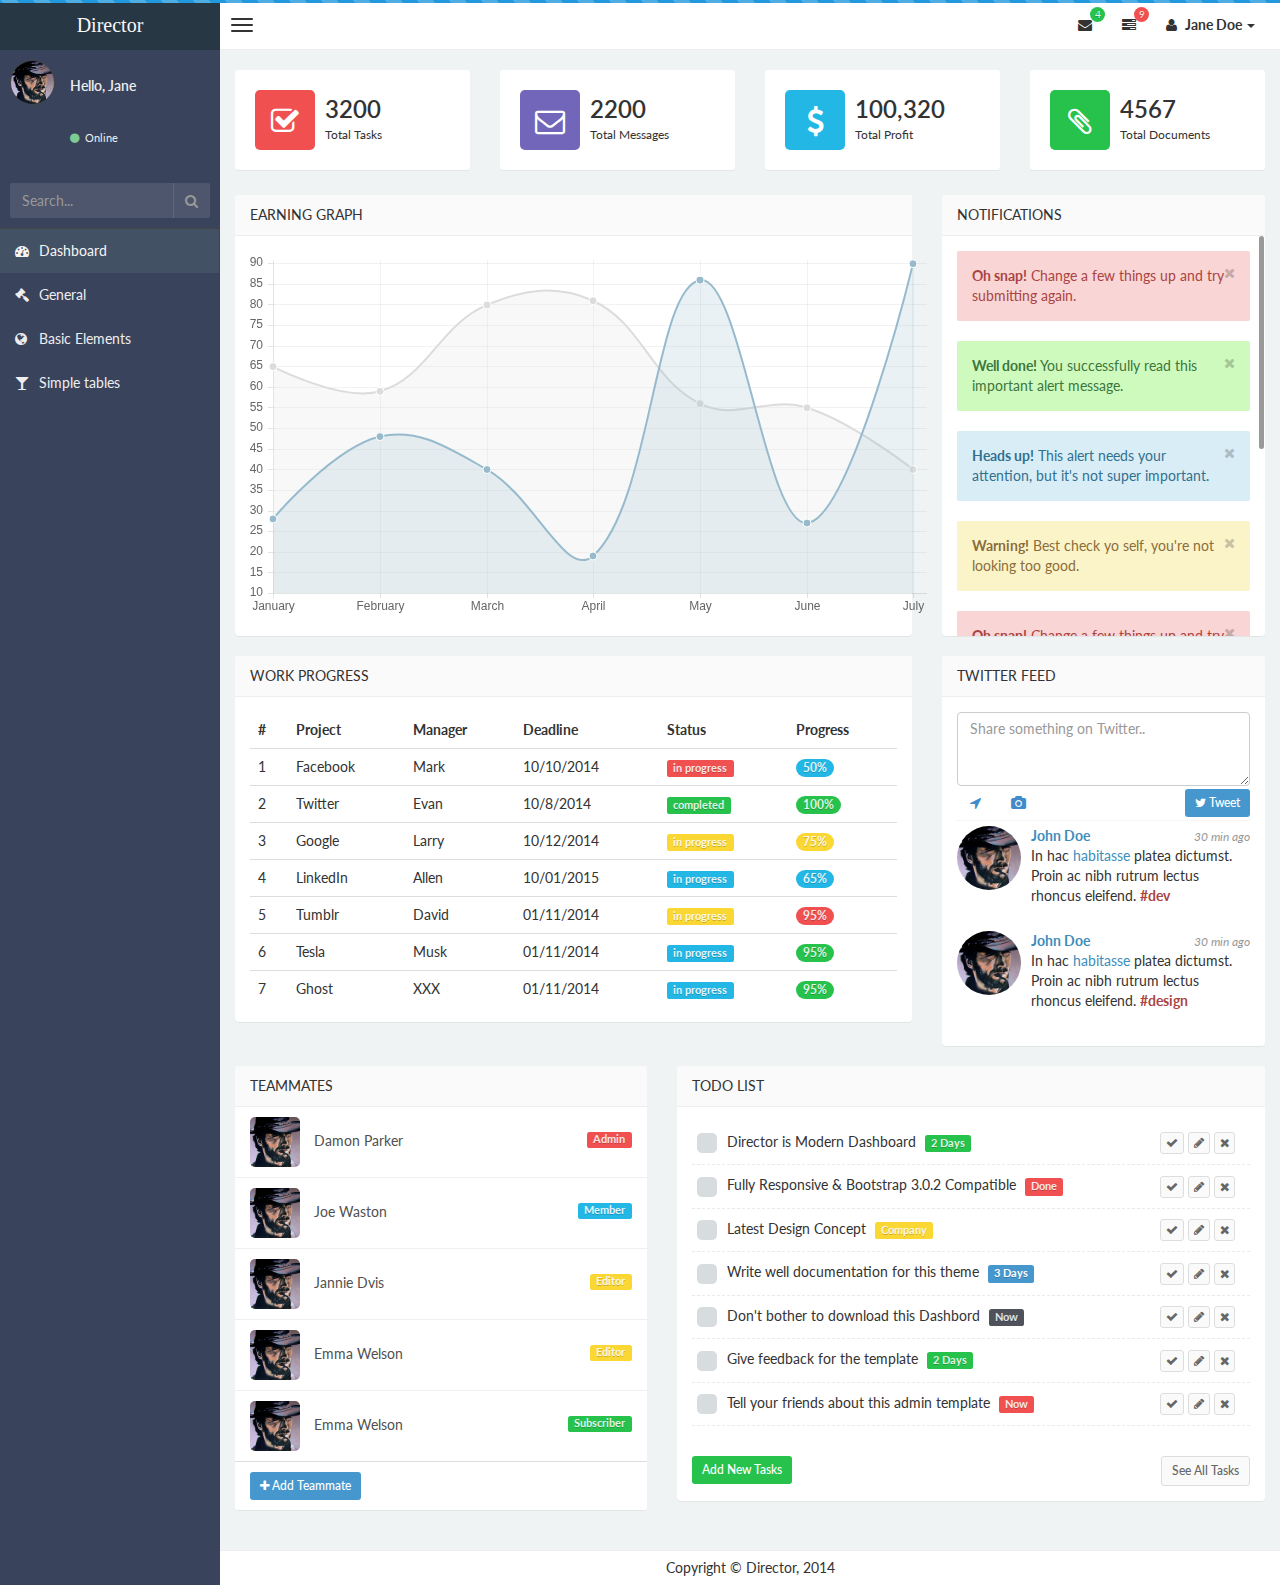
<file: src/3rdParty/index.html>
<!DOCTYPE html>
<html>
<head>
    <meta charset="UTF-8">
    <title>Director | Dashboard</title>
    <meta content='width=device-width, initial-scale=1, maximum-scale=1, user-scalable=no' name='viewport'>
    <meta name="description" content="Developed By M Abdur Rokib Promy">
    <meta name="keywords" content="Admin, Bootstrap 3, Template, Theme, Responsive">
    <!-- bootstrap 3.0.2 -->
    <link href="css/bootstrap.min.css" rel="stylesheet" type="text/css" />
    <!-- font Awesome -->
    <link href="css/font-awesome.min.css" rel="stylesheet" type="text/css" />
    <!-- Ionicons -->
    <link href="css/ionicons.min.css" rel="stylesheet" type="text/css" />
    <!-- Morris chart -->
    <link href="css/morris/morris.css" rel="stylesheet" type="text/css" />
    <!-- jvectormap -->
    <link href="css/jvectormap/jquery-jvectormap-1.2.2.css" rel="stylesheet" type="text/css" />
    <!-- Date Picker -->
    <link href="css/datepicker/datepicker3.css" rel="stylesheet" type="text/css" />
    <!-- fullCalendar -->
    <!-- <link href="css/fullcalendar/fullcalendar.css" rel="stylesheet" type="text/css" /> -->
    <!-- Daterange picker -->
    <link href="css/daterangepicker/daterangepicker-bs3.css" rel="stylesheet" type="text/css" />
    <!-- iCheck for checkboxes and radio inputs -->
    <link href="css/iCheck/all.css" rel="stylesheet" type="text/css" />
    <!-- bootstrap wysihtml5 - text editor -->
    <!-- <link href="css/bootstrap-wysihtml5/bootstrap3-wysihtml5.min.css" rel="stylesheet" type="text/css" /> -->
    <link href='http://fonts.googleapis.com/css?family=Lato' rel='stylesheet' type='text/css'>
    <!-- Theme style -->
    <link href="css/style.css" rel="stylesheet" type="text/css" />



    <!-- HTML5 Shim and Respond.js IE8 support of HTML5 elements and media queries -->
    <!-- WARNING: Respond.js doesn't work if you view the page via file:// -->
        <!--[if lt IE 9]>
          <script src="https://oss.maxcdn.com/libs/html5shiv/3.7.0/html5shiv.js"></script>
          <script src="https://oss.maxcdn.com/libs/respond.js/1.3.0/respond.min.js"></script>
          <![endif]-->

          <style type="text/css">

          </style>
      </head>
      <body class="skin-black">
        <!-- header logo: style can be found in header.less -->
        <header class="header">
            <a href="index.html" class="logo">
                Director
            </a>
            <!-- Header Navbar: style can be found in header.less -->
            <nav class="navbar navbar-static-top" role="navigation">
                <!-- Sidebar toggle button-->
                <a href="#" class="navbar-btn sidebar-toggle" data-toggle="offcanvas" role="button">
                    <span class="sr-only">Toggle navigation</span>
                    <span class="icon-bar"></span>
                    <span class="icon-bar"></span>
                    <span class="icon-bar"></span>
                </a>
                <div class="navbar-right">
                    <ul class="nav navbar-nav">
                        <!-- Messages: style can be found in dropdown.less-->
                        <li class="dropdown messages-menu">
                            <a href="#" class="dropdown-toggle" data-toggle="dropdown">
                                <i class="fa fa-envelope"></i>
                                <span class="label label-success">4</span>
                            </a>
                            <ul class="dropdown-menu">
                                <li class="header">You have 4 messages</li>
                                <li>
                                    <!-- inner menu: contains the actual data -->
                                    <ul class="menu">
                                        <li><!-- start message -->
                                            <a href="#">
                                                <div class="pull-left">
                                                    <img src="img/26115.jpg" class="img-circle" alt="User Image"/>
                                                </div>
                                                <h4>
                                                    Support Team
                                                </h4>
                                                <p>Why not buy a new awesome theme?</p>
                                                <small class="pull-right"><i class="fa fa-clock-o"></i> 5 mins</small>
                                            </a>
                                        </li><!-- end message -->
                                        <li>
                                            <a href="#">
                                                <div class="pull-left">
                                                    <img src="img/26115.jpg" class="img-circle" alt="user image"/>
                                                </div>
                                                <h4>
                                                    Director Design Team

                                                </h4>
                                                <p>Why not buy a new awesome theme?</p>
                                                <small class="pull-right"><i class="fa fa-clock-o"></i> 2 hours</small>
                                            </a>
                                        </li>
                                        <li>
                                            <a href="#">
                                                <div class="pull-left">
                                                    <img src="img/avatar.png" class="img-circle" alt="user image"/>
                                                </div>
                                                <h4>
                                                    Developers

                                                </h4>
                                                <p>Why not buy a new awesome theme?</p>
                                                <small class="pull-right"><i class="fa fa-clock-o"></i> Today</small>
                                            </a>
                                        </li>
                                        <li>
                                            <a href="#">
                                                <div class="pull-left">
                                                    <img src="img/26115.jpg" class="img-circle" alt="user image"/>
                                                </div>
                                                <h4>
                                                    Sales Department

                                                </h4>
                                                <p>Why not buy a new awesome theme?</p>
                                                <small class="pull-right"><i class="fa fa-clock-o"></i> Yesterday</small>
                                            </a>
                                        </li>
                                        <li>
                                            <a href="#">
                                                <div class="pull-left">
                                                    <img src="img/avatar.png" class="img-circle" alt="user image"/>
                                                </div>
                                                <h4>
                                                    Reviewers

                                                </h4>
                                                <p>Why not buy a new awesome theme?</p>
                                                <small class="pull-right"><i class="fa fa-clock-o"></i> 2 days</small>
                                            </a>
                                        </li>
                                    </ul>
                                </li>
                                <li class="footer"><a href="#">See All Messages</a></li>
                            </ul>
                        </li>
                        <li class="dropdown tasks-menu">
                            <a href="#" class="dropdown-toggle" data-toggle="dropdown">
                                <i class="fa fa-tasks"></i>
                                <span class="label label-danger">9</span>
                            </a>
                            <ul class="dropdown-menu">
                                <li class="header">You have 9 tasks</li>
                                <li>
                                    <!-- inner menu: contains the actual data -->
                                    <ul class="menu">
                                        <li><!-- Task item -->
                                            <a href="#">
                                                <h3>
                                                    Design some buttons
                                                    <small class="pull-right">20%</small>
                                                </h3>
                                                <div class="progress progress-striped xs">
                                                    <div class="progress-bar progress-bar-success" style="width: 20%" role="progressbar" aria-valuenow="20" aria-valuemin="0" aria-valuemax="100">
                                                        <span class="sr-only">20% Complete</span>
                                                    </div>
                                                </div>
                                            </a>
                                        </li><!-- end task item -->
                                        <li><!-- Task item -->
                                            <a href="#">
                                                <h3>
                                                    Create a nice theme
                                                    <small class="pull-right">40%</small>
                                                </h3>
                                                <div class="progress progress-striped xs">
                                                    <div class="progress-bar progress-bar-danger" style="width: 40%" role="progressbar" aria-valuenow="20" aria-valuemin="0" aria-valuemax="100">
                                                        <span class="sr-only">40% Complete</span>
                                                    </div>
                                                </div>
                                            </a>
                                        </li><!-- end task item -->
                                        <li><!-- Task item -->
                                            <a href="#">
                                                <h3>
                                                    Some task I need to do
                                                    <small class="pull-right">60%</small>
                                                </h3>
                                                <div class="progress progress-striped xs">
                                                    <div class="progress-bar progress-bar-info" style="width: 60%" role="progressbar" aria-valuenow="20" aria-valuemin="0" aria-valuemax="100">
                                                        <span class="sr-only">60% Complete</span>
                                                    </div>
                                                </div>
                                            </a>
                                        </li><!-- end task item -->
                                        <li><!-- Task item -->
                                            <a href="#">
                                                <h3>
                                                    Make beautiful transitions
                                                    <small class="pull-right">80%</small>
                                                </h3>
                                                <div class="progress progress-striped xs">
                                                    <div class="progress-bar progress-bar-warning" style="width: 80%" role="progressbar" aria-valuenow="20" aria-valuemin="0" aria-valuemax="100">
                                                        <span class="sr-only">80% Complete</span>
                                                    </div>
                                                </div>
                                            </a>
                                        </li><!-- end task item -->
                                    </ul>
                                </li>
                                <li class="footer">
                                    <a href="#">View all tasks</a>
                                </li>
                            </ul>
                        </li>
                        <!-- User Account: style can be found in dropdown.less -->
                        <li class="dropdown user user-menu">
                            <a href="#" class="dropdown-toggle" data-toggle="dropdown">
                                <i class="fa fa-user"></i>
                                <span>Jane Doe <i class="caret"></i></span>
                            </a>
                            <ul class="dropdown-menu dropdown-custom dropdown-menu-right">
                                <li class="dropdown-header text-center">Account</li>

                                <li>
                                    <a href="#">
                                    <i class="fa fa-clock-o fa-fw pull-right"></i>
                                        <span class="badge badge-success pull-right">10</span> Updates</a>
                                    <a href="#">
                                    <i class="fa fa-envelope-o fa-fw pull-right"></i>
                                        <span class="badge badge-danger pull-right">5</span> Messages</a>
                                    <a href="#"><i class="fa fa-magnet fa-fw pull-right"></i>
                                        <span class="badge badge-info pull-right">3</span> Subscriptions</a>
                                    <a href="#"><i class="fa fa-question fa-fw pull-right"></i> <span class=
                                        "badge pull-right">11</span> FAQ</a>
                                </li>

                                <li class="divider"></li>

                                    <li>
                                        <a href="#">
                                        <i class="fa fa-user fa-fw pull-right"></i>
                                            Profile
                                        </a>
                                        <a data-toggle="modal" href="#modal-user-settings">
                                        <i class="fa fa-cog fa-fw pull-right"></i>
                                            Settings
                                        </a>
                                        </li>

                                        <li class="divider"></li>

                                        <li>
                                            <a href="#"><i class="fa fa-ban fa-fw pull-right"></i> Logout</a>
                                        </li>
                                    </ul>
                                </li>
                            </ul>
                        </div>
                    </nav>
                </header>
                <div class="wrapper row-offcanvas row-offcanvas-left">
                    <!-- Left side column. contains the logo and sidebar -->
                    <aside class="left-side sidebar-offcanvas">
                        <!-- sidebar: style can be found in sidebar.less -->
                        <section class="sidebar">
                            <!-- Sidebar user panel -->
                            <div class="user-panel">
                                <div class="pull-left image">
                                    <img src="img/26115.jpg" class="img-circle" alt="User Image" />
                                </div>
                                <div class="pull-left info">
                                    <p>Hello, Jane</p>

                                    <a href="#"><i class="fa fa-circle text-success"></i> Online</a>
                                </div>
                            </div>
                            <!-- search form -->
                            <form action="#" method="get" class="sidebar-form">
                                <div class="input-group">
                                    <input type="text" name="q" class="form-control" placeholder="Search..."/>
                                    <span class="input-group-btn">
                                        <button type='submit' name='seach' id='search-btn' class="btn btn-flat"><i class="fa fa-search"></i></button>
                                    </span>
                                </div>
                            </form>
                            <!-- /.search form -->
                            <!-- sidebar menu: : style can be found in sidebar.less -->
                            <ul class="sidebar-menu">
                                <li class="active">
                                    <a href="index.html">
                                        <i class="fa fa-dashboard"></i> <span>Dashboard</span>
                                    </a>
                                </li>
                                <li>
                                    <a href="general.html">
                                        <i class="fa fa-gavel"></i> <span>General</span>
                                    </a>
                                </li>

                                <li>
                                    <a href="basic_form.html">
                                        <i class="fa fa-globe"></i> <span>Basic Elements</span>
                                    </a>
                                </li>

                                <li>
                                    <a href="simple.html">
                                        <i class="fa fa-glass"></i> <span>Simple tables</span>
                                    </a>
                                </li>

                            </ul>
                        </section>
                        <!-- /.sidebar -->
                    </aside>

                    <aside class="right-side">

                <!-- Main content -->
                <section class="content">

                    <div class="row" style="margin-bottom:5px;">


                        <div class="col-md-3">
                            <div class="sm-st clearfix">
                                <span class="sm-st-icon st-red"><i class="fa fa-check-square-o"></i></span>
                                <div class="sm-st-info">
                                    <span>3200</span>
                                    Total Tasks
                                </div>
                            </div>
                        </div>
                        <div class="col-md-3">
                            <div class="sm-st clearfix">
                                <span class="sm-st-icon st-violet"><i class="fa fa-envelope-o"></i></span>
                                <div class="sm-st-info">
                                    <span>2200</span>
                                    Total Messages
                                </div>
                            </div>
                        </div>
                        <div class="col-md-3">
                            <div class="sm-st clearfix">
                                <span class="sm-st-icon st-blue"><i class="fa fa-dollar"></i></span>
                                <div class="sm-st-info">
                                    <span>100,320</span>
                                    Total Profit
                                </div>
                            </div>
                        </div>
                        <div class="col-md-3">
                            <div class="sm-st clearfix">
                                <span class="sm-st-icon st-green"><i class="fa fa-paperclip"></i></span>
                                <div class="sm-st-info">
                                    <span>4567</span>
                                    Total Documents
                                </div>
                            </div>
                        </div>
                    </div>

                    <!-- Main row -->
                    <div class="row">

                        <div class="col-md-8">
                            <!--earning graph start-->
                            <section class="panel">
                                <header class="panel-heading">
                                    Earning Graph
                                </header>
                                <div class="panel-body">
                                    <canvas id="linechart" width="600" height="330"></canvas>
                                </div>
                                        </section>
                                        <!--earning graph end-->

                                    </div>
                                    <div class="col-lg-4">

                                        <!--chat start-->
                                        <section class="panel">
                                            <header class="panel-heading">
                                                Notifications
                                            </header>
                                                <div class="panel-body" id="noti-box">

                                                    <div class="alert alert-block alert-danger">
                                                        <button data-dismiss="alert" class="close close-sm" type="button">
                                                            <i class="fa fa-times"></i>
                                                        </button>
                                                        <strong>Oh snap!</strong> Change a few things up and try submitting again.
                                                    </div>
                                                    <div class="alert alert-success">
                                                        <button data-dismiss="alert" class="close close-sm" type="button">
                                                            <i class="fa fa-times"></i>
                                                        </button>
                                                        <strong>Well done!</strong> You successfully read this important alert message.
                                                    </div>
                                                    <div class="alert alert-info">
                                                        <button data-dismiss="alert" class="close close-sm" type="button">
                                                            <i class="fa fa-times"></i>
                                                        </button>
                                                        <strong>Heads up!</strong> This alert needs your attention, but it's not super important.
                                                    </div>
                                                    <div class="alert alert-warning">
                                                        <button data-dismiss="alert" class="close close-sm" type="button">
                                                            <i class="fa fa-times"></i>
                                                        </button>
                                                        <strong>Warning!</strong> Best check yo self, you're not looking too good.
                                                    </div>


                                                    <div class="alert alert-block alert-danger">
                                                        <button data-dismiss="alert" class="close close-sm" type="button">
                                                            <i class="fa fa-times"></i>
                                                        </button>
                                                        <strong>Oh snap!</strong> Change a few things up and try submitting again.
                                                    </div>
                                                    <div class="alert alert-success">
                                                        <button data-dismiss="alert" class="close close-sm" type="button">
                                                            <i class="fa fa-times"></i>
                                                        </button>
                                                        <strong>Well done!</strong> You successfully read this important alert message.
                                                    </div>
                                                    <div class="alert alert-info">
                                                        <button data-dismiss="alert" class="close close-sm" type="button">
                                                            <i class="fa fa-times"></i>
                                                        </button>
                                                        <strong>Heads up!</strong> This alert needs your attention, but it's not super important.
                                                    </div>
                                                    <div class="alert alert-warning">
                                                        <button data-dismiss="alert" class="close close-sm" type="button">
                                                            <i class="fa fa-times"></i>
                                                        </button>
                                                        <strong>Warning!</strong> Best check yo self, you're not looking too good.
                                                    </div>



                                                </div>
                                        </section>



                      </div>


                  </div>
                    <div class="row">

                        <div class="col-md-8">
                            <section class="panel">
                              <header class="panel-heading">
                                  Work Progress
                            </header>
                            <div class="panel-body table-responsive">
                                <table class="table table-hover">
                                  <thead>
                                    <tr>
                                      <th>#</th>
                                      <th>Project</th>
                                      <th>Manager</th>
                                      <!-- <th>Client</th> -->
                                      <th>Deadline</th>
                                      <!-- <th>Price</th> -->
                                      <th>Status</th>
                                      <th>Progress</th>
                                  </tr>
                              </thead>
                              <tbody>
                                <tr>
                                  <td>1</td>
                                  <td>Facebook</td>
                                  <td>Mark</td>
                                  <!-- <td>Steve</td> -->
                                  <td>10/10/2014</td>
                                  <!-- <td>$1500</td> -->
                                  <td><span class="label label-danger">in progress</span></td>
                                  <td><span class="badge badge-info">50%</span></td>
                              </tr>
                              <tr>
                                  <td>2</td>
                                  <td>Twitter</td>
                                  <td>Evan</td>
                                  <!-- <td>Darren</td> -->
                                  <td>10/8/2014</td>
                                  <!-- <td>$1500</td> -->
                                  <td><span class="label label-success">completed</span></td>
                                  <td><span class="badge badge-success">100%</span></td>
                              </tr>
                              <tr>
                                  <td>3</td>
                                  <td>Google</td>
                                  <td>Larry</td>
                                  <!-- <td>Nick</td> -->
                                  <td>10/12/2014</td>
                                  <!-- <td>$2000</td> -->
                                  <td><span class="label label-warning">in progress</span></td>
                                  <td><span class="badge badge-warning">75%</span></td>
                              </tr>
                              <tr>
                                  <td>4</td>
                                  <td>LinkedIn</td>
                                  <td>Allen</td>
                                  <!-- <td>Rock</td> -->
                                  <td>10/01/2015</td>
                                  <!-- <td>$2000</td> -->
                                  <td><span class="label label-info">in progress</span></td>
                                  <td><span class="badge badge-info">65%</span></td>
                              </tr>
                              <tr>
                                  <td>5</td>
                                  <td>Tumblr</td>
                                  <td>David</td>
                                  <!-- <td>HHH</td> -->
                                  <td>01/11/2014</td>
                                  <!-- <td>$2000</td> -->
                                  <td><span class="label label-warning">in progress</span></td>
                                  <td><span class="badge badge-danger">95%</span></td>
                              </tr>
                              <tr>
                                  <td>6</td>
                                  <td>Tesla</td>
                                  <td>Musk</td>
                                  <!-- <td>HHH</td> -->
                                  <td>01/11/2014</td>
                                  <!-- <td>$2000</td> -->
                                  <td><span class="label label-info">in progress</span></td>
                                  <td><span class="badge badge-success">95%</span></td>
                              </tr>
                              <tr>
                                  <td>7</td>
                                  <td>Ghost</td>
                                  <td>XXX</td>
                                  <!-- <td>HHH</td> -->
                                  <td>01/11/2014</td>
                                  <!-- <td>$2000</td> -->
                                  <td><span class="label label-info">in progress</span></td>
                                  <td><span class="badge badge-success">95%</span></td>
                              </tr>
                          </tbody>
                      </table>
                  </div>
              </section>


          </div><!--end col-6 -->
          <div class="col-md-4">
            <section class="panel">
                <header class="panel-heading">
                    Twitter Feed
                </header>
                <div class="panel-body">
                    <div class="twt-area">
                        <form action="#" method="post">
                            <textarea class="form-control" name="profile-tweet" placeholder="Share something on Twitter.." rows="3"></textarea>

                            <div class="clearfix">
                                <button class="btn btn-sm btn-primary pull-right" type="submit">
                                    <i class="fa fa-twitter"></i>
                                    Tweet
                                </button>
                                <a class="btn btn-link btn-icon fa fa-location-arrow" data-original-title="Add Location" data-placement="bottom" data-toggle="tooltip" href=
                                "#" style="text-decoration:none;" title=""></a>
                                <a class="btn btn-link btn-icon fa fa-camera" data-original-title="Add Photo" data-placement="bottom" data-toggle="tooltip" href="#"
                                style="text-decoration:none;" title=""></a>
                            </div>
                        </form>
                    </div>
                    <ul class="media-list">
                        <li class="media">
                            <a href="#" class="pull-left">
                                <img src="img/26115.jpg" alt="Avatar" class="img-circle" width="64" height="64">
                            </a>
                            <div class="media-body">
                                <span class="text-muted pull-right">
                                    <small><em>30 min ago</em></small>
                                </span>
                                <a href="page_ready_user_profile.php">
                                    <strong>John Doe</strong>
                                </a>
                                <p>
                                    In hac <a href="#">habitasse</a> platea dictumst. Proin ac nibh rutrum lectus rhoncus eleifend.
                                    <a href="#" class="text-danger">
                                        <strong>#dev</strong>
                                    </a>
                                </p>
                            </div>
                        </li>
                        <li class="media">
                            <a href="#" class="pull-left">
                                <img src="img/26115.jpg" alt="Avatar" class="img-circle" width="64" height="64">
                            </a>
                            <div class="media-body">
                                <span class="text-muted pull-right">
                                    <small><em>30 min ago</em></small>
                                </span>
                                <a href="page_ready_user_profile.php">
                                    <strong>John Doe</strong>
                                </a>
                                <p>
                                    In hac <a href="#">habitasse</a> platea dictumst. Proin ac nibh rutrum lectus rhoncus eleifend.
                                    <a href="#" class="text-danger">
                                        <strong>#design</strong>
                                    </a>
                                </p>
                            </div>
                        </li>
                    </ul>
                </div>
            </section>
        </div>

                    </div>
                    <div class="row">
                        <div class="col-md-5">
                            <div class="panel">
                                <header class="panel-heading">
                                    Teammates
                                </header>

                                <ul class="list-group teammates">
                                    <li class="list-group-item">
                                        <a href=""><img src="img/26115.jpg" width="50" height="50"></a>
                                        <span class="pull-right label label-danger inline m-t-15">Admin</span>
                                        <a href="">Damon Parker</a>
                                    </li>
                                    <li class="list-group-item">
                                        <a href=""><img src="img/26115.jpg" width="50" height="50"></a>
                                        <span class="pull-right label label-info inline m-t-15">Member</span>
                                        <a href="">Joe Waston</a>
                                    </li>
                                    <li class="list-group-item">
                                        <a href=""><img src="img/26115.jpg" width="50" height="50"></a>
                                        <span class="pull-right label label-warning inline m-t-15">Editor</span>
                                        <a href="">Jannie Dvis</a>
                                    </li>
                                    <li class="list-group-item">
                                        <a href=""><img src="img/26115.jpg" width="50" height="50"></a>
                                        <span class="pull-right label label-warning inline m-t-15">Editor</span>
                                        <a href="">Emma Welson</a>
                                    </li>
                                    <li class="list-group-item">
                                        <a href=""><img src="img/26115.jpg" width="50" height="50"></a>
                                        <span class="pull-right label label-success inline m-t-15">Subscriber</span>
                                        <a href="">Emma Welson</a>
                                    </li>
                                </ul>
                                <div class="panel-footer bg-white">
                                    <!-- <span class="pull-right badge badge-info">32</span> -->
                                    <button class="btn btn-primary btn-addon btn-sm">
                                        <i class="fa fa-plus"></i>
                                        Add Teammate
                                    </button>
                                </div>
                            </div>
                        </div>
                        <div class="col-md-7">
                          <section class="panel tasks-widget">
                              <header class="panel-heading">
                                  Todo list
                            </header>
                            <div class="panel-body">

                              <div class="task-content">

                                  <ul class="task-list">
                                      <li>
                                          <div class="task-checkbox">
                                              <!-- <input type="checkbox" class="list-child" value=""  /> -->
                                              <input type="checkbox" class="flat-grey list-child"/>
                                              <!-- <input type="checkbox" class="square-grey"/> -->
                                          </div>
                                          <div class="task-title">
                                              <span class="task-title-sp">Director is Modern Dashboard</span>
                                              <span class="label label-success">2 Days</span>
                                              <div class="pull-right hidden-phone">
                                                  <button class="btn btn-default btn-xs"><i class="fa fa-check"></i></button>
                                                  <button class="btn btn-default btn-xs"><i class="fa fa-pencil"></i></button>
                                                  <button class="btn btn-default btn-xs"><i class="fa fa-times"></i></button>
                                              </div>
                                          </div>
                                      </li>
                                      <li>
                                          <div class="task-checkbox">
                                              <!-- <input type="checkbox" class="list-child" value=""  /> -->
                                              <input type="checkbox" class="flat-grey"/>
                                          </div>
                                          <div class="task-title">
                                              <span class="task-title-sp">Fully Responsive & Bootstrap 3.0.2 Compatible</span>
                                              <span class="label label-danger">Done</span>
                                              <div class="pull-right hidden-phone">
                                                  <button class="btn btn-default btn-xs"><i class="fa fa-check"></i></button>
                                                  <button class="btn btn-default btn-xs"><i class="fa fa-pencil"></i></button>
                                                  <button class="btn btn-default btn-xs"><i class="fa fa-times"></i></button>
                                              </div>
                                          </div>
                                      </li>
                                      <li>
                                          <div class="task-checkbox">
                                              <!-- <input type="checkbox" class="list-child" value=""  /> -->
                                              <input type="checkbox" class="flat-grey"/>
                                          </div>
                                          <div class="task-title">
                                              <span class="task-title-sp">Latest Design Concept</span>
                                              <span class="label label-warning">Company</span>
                                              <div class="pull-right hidden-phone">
                                                  <button class="btn btn-default btn-xs"><i class="fa fa-check"></i></button>
                                                  <button class="btn btn-default btn-xs"><i class="fa fa-pencil"></i></button>
                                                  <button class="btn btn-default btn-xs"><i class="fa fa-times"></i></button>
                                              </div>
                                          </div>
                                      </li>
                                      <li>
                                          <div class="task-checkbox">
                                              <!-- <input type="checkbox" class="list-child" value=""  /> -->
                                              <input type="checkbox" class="flat-grey"/>
                                          </div>
                                          <div class="task-title">
                                              <span class="task-title-sp">Write well documentation for this theme</span>
                                              <span class="label label-primary">3 Days</span>
                                              <div class="pull-right hidden-phone">
                                                  <button class="btn btn-default btn-xs"><i class="fa fa-check"></i></button>
                                                  <button class="btn btn-default btn-xs"><i class="fa fa-pencil"></i></button>
                                                  <button class="btn btn-default btn-xs"><i class="fa fa-times"></i></button>
                                              </div>
                                          </div>
                                      </li>
                                      <li>
                                          <div class="task-checkbox">
                                              <!-- <input type="checkbox" class="list-child" value=""  /> -->
                                              <input type="checkbox" class="flat-grey"/>
                                          </div>
                                          <div class="task-title">
                                              <span class="task-title-sp">Don't bother to download this Dashbord</span>
                                              <span class="label label-inverse">Now</span>
                                              <div class="pull-right">
                                                  <button class="btn btn-default btn-xs"><i class="fa fa-check"></i></button>
                                                  <button class="btn btn-default btn-xs"><i class="fa fa-pencil"></i></button>
                                                  <button class="btn btn-default btn-xs"><i class="fa fa-times"></i></button>
                                              </div>
                                          </div>
                                      </li>
                                      <li>
                                          <div class="task-checkbox">
                                              <!-- <input type="checkbox" class="list-child" value=""  /> -->
                                              <input type="checkbox" class="flat-grey"/>
                                          </div>
                                          <div class="task-title">
                                              <span class="task-title-sp">Give feedback for the template</span>
                                              <span class="label label-success">2 Days</span>
                                              <div class="pull-right hidden-phone">
                                                  <button class="btn btn-default btn-xs"><i class="fa fa-check"></i></button>
                                                  <button class="btn btn-default btn-xs"><i class="fa fa-pencil"></i></button>
                                                  <button class="btn btn-default btn-xs"><i class="fa fa-times"></i></button>
                                              </div>
                                          </div>
                                      </li>
                                      <li>
                                          <div class="task-checkbox">
                                              <!-- <input type="checkbox" class="list-child" value=""  /> -->
                                              <input type="checkbox" class="flat-grey"/>
                                          </div>
                                          <div class="task-title">
                                              <span class="task-title-sp">Tell your friends about this admin template</span>
                                              <span class="label label-danger">Now</span>
                                              <div class="pull-right hidden-phone">
                                                  <button class="btn btn-default btn-xs"><i class="fa fa-check"></i></button>
                                                  <button class="btn btn-default btn-xs"><i class="fa fa-pencil"></i></button>
                                                  <button class="btn btn-default btn-xs"><i class="fa fa-times"></i></button>
                                              </div>
                                          </div>
                                      </li>

                                  </ul>
                              </div>

                              <div class=" add-task-row">
                                  <a class="btn btn-success btn-sm pull-left" href="#">Add New Tasks</a>
                                  <a class="btn btn-default btn-sm pull-right" href="#">See All Tasks</a>
                              </div>
                          </div>
                      </section>
                  </div>
              </div>
              <!-- row end -->
                </section><!-- /.content -->
                <div class="footer-main">
                    Copyright &copy Director, 2014
                </div>
            </aside><!-- /.right-side -->

        </div><!-- ./wrapper -->


        <!-- jQuery 2.0.2 -->
        <script src="http://ajax.googleapis.com/ajax/libs/jquery/2.0.2/jquery.min.js"></script>
        <script src="js/jquery.min.js" type="text/javascript"></script>

        <!-- jQuery UI 1.10.3 -->
        <script src="js/jquery-ui-1.10.3.min.js" type="text/javascript"></script>
        <!-- Bootstrap -->
        <script src="js/bootstrap.min.js" type="text/javascript"></script>
        <!-- daterangepicker -->
        <script src="js/plugins/daterangepicker/daterangepicker.js" type="text/javascript"></script>

        <script src="js/plugins/chart.js" type="text/javascript"></script>

        <!-- datepicker
        <script src="js/plugins/datepicker/bootstrap-datepicker.js" type="text/javascript"></script>-->
        <!-- Bootstrap WYSIHTML5
        <script src="js/plugins/bootstrap-wysihtml5/bootstrap3-wysihtml5.all.min.js" type="text/javascript"></script>-->
        <!-- iCheck -->
        <script src="js/plugins/iCheck/icheck.min.js" type="text/javascript"></script>
        <!-- calendar -->
        <script src="js/plugins/fullcalendar/fullcalendar.js" type="text/javascript"></script>

        <!-- Director App -->
        <script src="js/Director/app.js" type="text/javascript"></script>

        <!-- Director dashboard demo (This is only for demo purposes) -->
        <script src="js/Director/dashboard.js" type="text/javascript"></script>

        <!-- Director for demo purposes -->
        <script type="text/javascript">
            $('input').on('ifChecked', function(event) {
                // var element = $(this).parent().find('input:checkbox:first');
                // element.parent().parent().parent().addClass('highlight');
                $(this).parents('li').addClass("task-done");
                console.log('ok');
            });
            $('input').on('ifUnchecked', function(event) {
                // var element = $(this).parent().find('input:checkbox:first');
                // element.parent().parent().parent().removeClass('highlight');
                $(this).parents('li').removeClass("task-done");
                console.log('not');
            });

        </script>
        <script>
            $('#noti-box').slimScroll({
                height: '400px',
                size: '5px',
                BorderRadius: '5px'
            });

            $('input[type="checkbox"].flat-grey, input[type="radio"].flat-grey').iCheck({
                checkboxClass: 'icheckbox_flat-grey',
                radioClass: 'iradio_flat-grey'
            });
</script>
<script type="text/javascript">
    $(function() {
                "use strict";
                //BAR CHART
                var data = {
                    labels: ["January", "February", "March", "April", "May", "June", "July"],
                    datasets: [
                        {
                            label: "My First dataset",
                            fillColor: "rgba(220,220,220,0.2)",
                            strokeColor: "rgba(220,220,220,1)",
                            pointColor: "rgba(220,220,220,1)",
                            pointStrokeColor: "#fff",
                            pointHighlightFill: "#fff",
                            pointHighlightStroke: "rgba(220,220,220,1)",
                            data: [65, 59, 80, 81, 56, 55, 40]
                        },
                        {
                            label: "My Second dataset",
                            fillColor: "rgba(151,187,205,0.2)",
                            strokeColor: "rgba(151,187,205,1)",
                            pointColor: "rgba(151,187,205,1)",
                            pointStrokeColor: "#fff",
                            pointHighlightFill: "#fff",
                            pointHighlightStroke: "rgba(151,187,205,1)",
                            data: [28, 48, 40, 19, 86, 27, 90]
                        }
                    ]
                };
            new Chart(document.getElementById("linechart").getContext("2d")).Line(data,{
                responsive : true,
                maintainAspectRatio: false,
            });

            });
            // Chart.defaults.global.responsive = true;
</script>
</body>
</html>
</file>
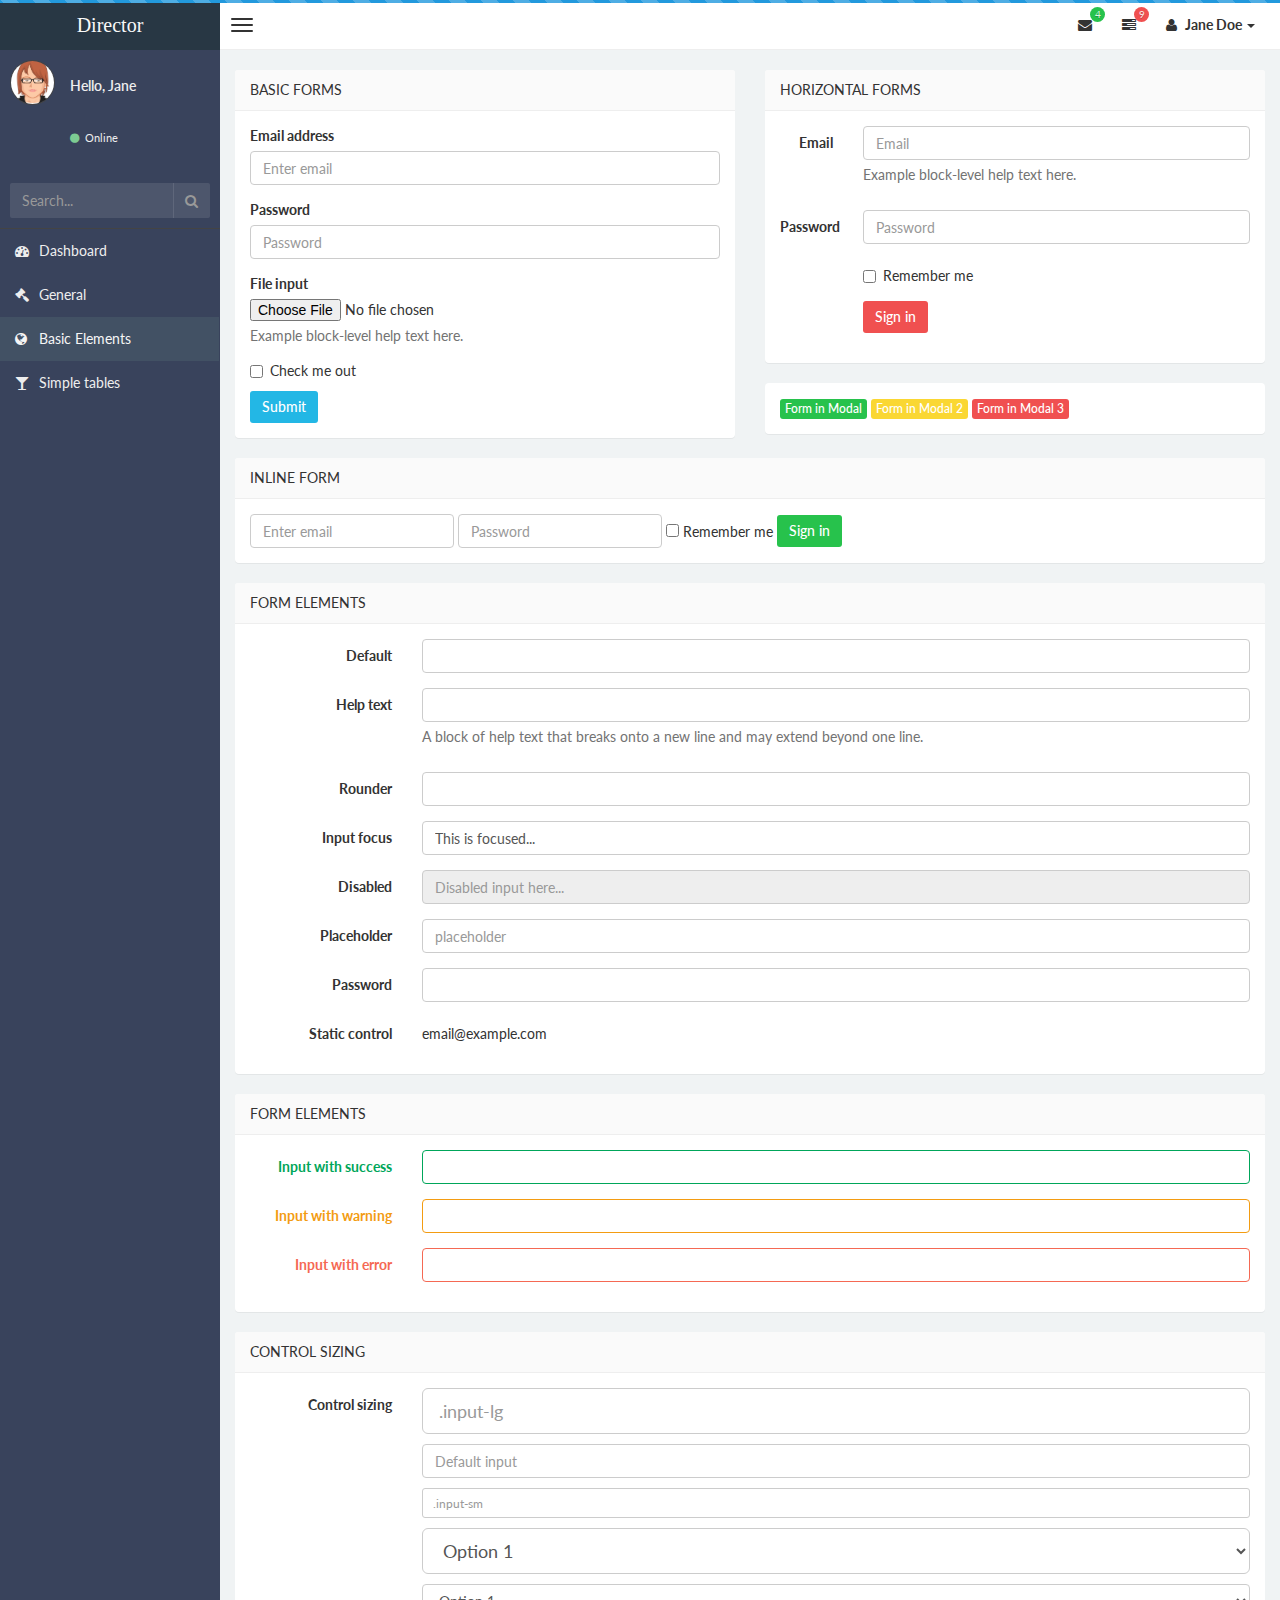
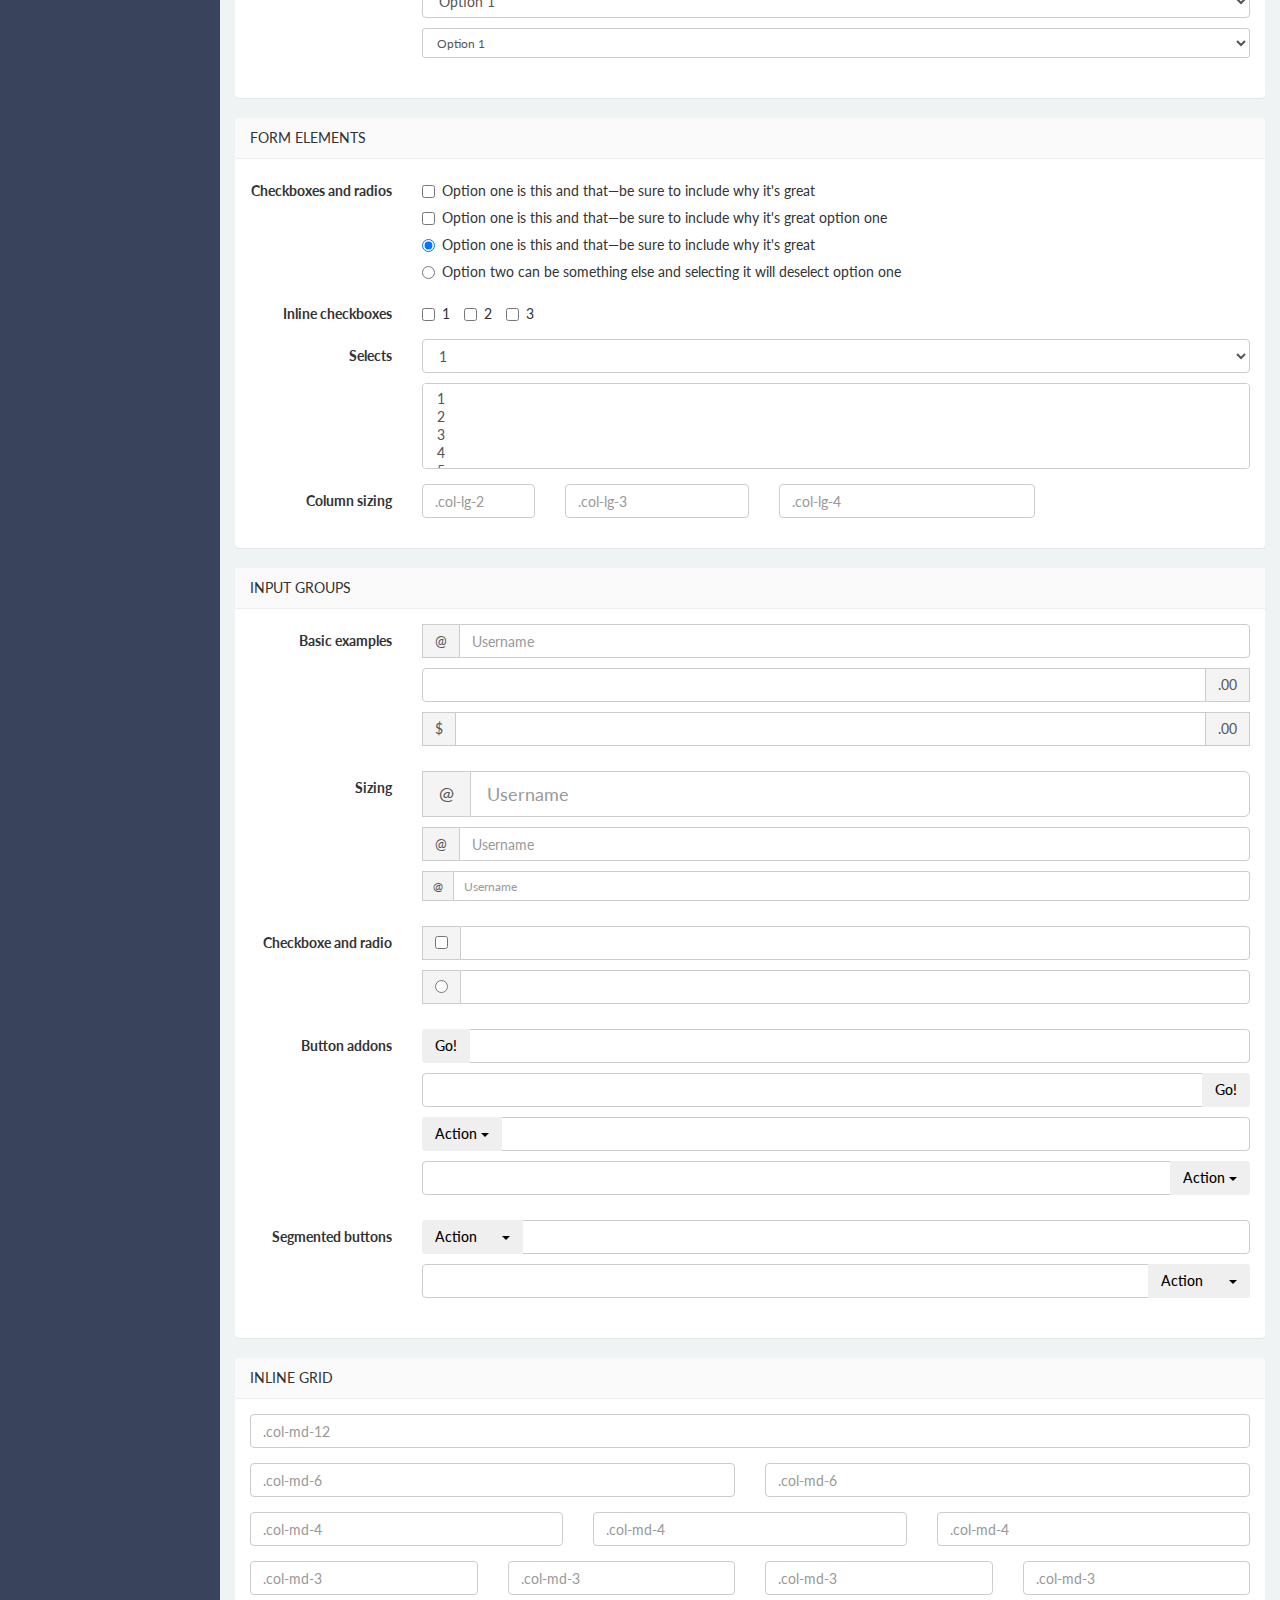
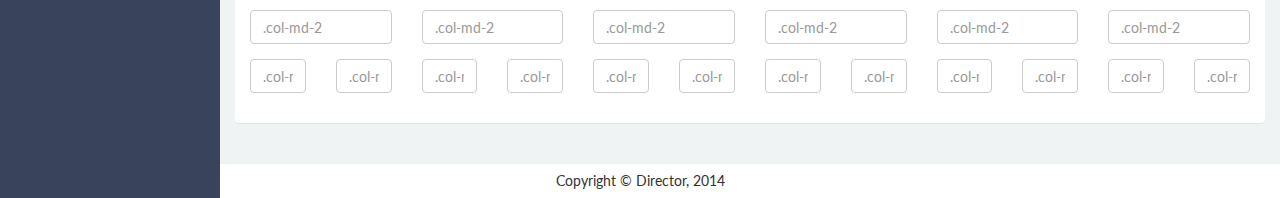
<file: src/3rdParty/basic_form.html>
<!DOCTYPE html>
<html>
    <head>
        <meta charset="UTF-8">
        <title>Director | Dashboard</title>
        <meta content='width=device-width, initial-scale=1, maximum-scale=1, user-scalable=no' name='viewport'>
        <meta name="description" content="Developed By M Abdur Rokib Promy">
        <meta name="keywords" content="Admin, Bootstrap 3, Template, Theme, Responsive">
        <!-- bootstrap 3.0.2 -->
        <link href="css/bootstrap.min.css" rel="stylesheet" type="text/css" />
        <!-- font Awesome -->
        <link href="css/font-awesome.min.css" rel="stylesheet" type="text/css" />
        <!-- Ionicons -->
        <link href="css/ionicons.min.css" rel="stylesheet" type="text/css" />

        <link href='http://fonts.googleapis.com/css?family=Lato' rel='stylesheet' type='text/css'>
        <!-- Theme style -->
        <link href="css/style.css" rel="stylesheet" type="text/css" />

        <!-- HTML5 Shim and Respond.js IE8 support of HTML5 elements and media queries -->
        <!-- WARNING: Respond.js doesn't work if you view the page via file:// -->
        <!--[if lt IE 9]>
          <script src="https://oss.maxcdn.com/libs/html5shiv/3.7.0/html5shiv.js"></script>
          <script src="https://oss.maxcdn.com/libs/respond.js/1.3.0/respond.min.js"></script>
        <![endif]-->
    </head>
    <body class="skin-black">
        <!-- header logo: style can be found in header.less -->
        <header class="header">
            <a href="index.html" class="logo">
                <!-- Add the class icon to your logo image or logo icon to add the margining -->
                Director
            </a>
            <!-- Header Navbar: style can be found in header.less -->
            <nav class="navbar navbar-static-top" role="navigation">
                <!-- Sidebar toggle button-->
                <a href="#" class="navbar-btn sidebar-toggle" data-toggle="offcanvas" role="button">
                    <span class="sr-only">Toggle navigation</span>
                    <span class="icon-bar"></span>
                    <span class="icon-bar"></span>
                    <span class="icon-bar"></span>
                </a>
                <div class="navbar-right">
                    <ul class="nav navbar-nav">
                        <!-- Messages: style can be found in dropdown.less-->
                        <li class="dropdown messages-menu">
                            <a href="#" class="dropdown-toggle" data-toggle="dropdown">
                                <i class="fa fa-envelope"></i>
                                <span class="label label-success">4</span>
                            </a>
                            <ul class="dropdown-menu">
                                <li class="header">You have 4 messages</li>
                                <li>
                                    <!-- inner menu: contains the actual data -->
                                    <ul class="menu">
                                        <li><!-- start message -->
                                            <a href="#">
                                                <div class="pull-left">
                                                    <img src="img/avatar3.png" class="img-circle" alt="User Image"/>
                                                </div>
                                                <h4>
                                                    Support Team
                                                    <small><i class="fa fa-clock-o"></i> 5 mins</small>
                                                </h4>
                                                <p>Why not buy a new awesome theme?</p>
                                            </a>
                                        </li><!-- end message -->
                                        <li>
                                            <a href="#">
                                                <div class="pull-left">
                                                    <img src="img/avatar2.png" class="img-circle" alt="user image"/>
                                                </div>
                                                <h4>
                                                    Director Design Team
                                                    <small><i class="fa fa-clock-o"></i> 2 hours</small>
                                                </h4>
                                                <p>Why not buy a new awesome theme?</p>
                                            </a>
                                        </li>
                                        <li>
                                            <a href="#">
                                                <div class="pull-left">
                                                    <img src="img/avatar.png" class="img-circle" alt="user image"/>
                                                </div>
                                                <h4>
                                                    Developers
                                                    <small><i class="fa fa-clock-o"></i> Today</small>
                                                </h4>
                                                <p>Why not buy a new awesome theme?</p>
                                            </a>
                                        </li>
                                        <li>
                                            <a href="#">
                                                <div class="pull-left">
                                                    <img src="img/avatar2.png" class="img-circle" alt="user image"/>
                                                </div>
                                                <h4>
                                                    Sales Department
                                                    <small><i class="fa fa-clock-o"></i> Yesterday</small>
                                                </h4>
                                                <p>Why not buy a new awesome theme?</p>
                                            </a>
                                        </li>
                                        <li>
                                            <a href="#">
                                                <div class="pull-left">
                                                    <img src="img/avatar.png" class="img-circle" alt="user image"/>
                                                </div>
                                                <h4>
                                                    Reviewers
                                                    <small><i class="fa fa-clock-o"></i> 2 days</small>
                                                </h4>
                                                <p>Why not buy a new awesome theme?</p>
                                            </a>
                                        </li>
                                    </ul>
                                </li>
                                <li class="footer"><a href="#">See All Messages</a></li>
                            </ul>
                        </li>
                        <li class="dropdown tasks-menu">
                            <a href="#" class="dropdown-toggle" data-toggle="dropdown">
                                <i class="fa fa-tasks"></i>
                                <span class="label label-danger">9</span>
                            </a>
                            <ul class="dropdown-menu">

                                <li class="header">You have 9 tasks</li>
                                <li>
                                    <!-- inner menu: contains the actual data -->
                                    <ul class="menu">
                                        <li><!-- Task item -->
                                            <a href="#">
                                                <h3>
                                                    Design some buttons
                                                    <small class="pull-right">20%</small>
                                                </h3>
                                                <div class="progress progress-striped xs">
                                                    <div class="progress-bar progress-bar-success" style="width: 20%" role="progressbar" aria-valuenow="20" aria-valuemin="0" aria-valuemax="100">
                                                        <span class="sr-only">20% Complete</span>
                                                    </div>
                                                </div>
                                            </a>
                                        </li><!-- end task item -->
                                        <li><!-- Task item -->
                                            <a href="#">
                                                <h3>
                                                    Create a nice theme
                                                    <small class="pull-right">40%</small>
                                                </h3>
                                                <div class="progress progress-striped xs">
                                                    <div class="progress-bar progress-bar-danger" style="width: 40%" role="progressbar" aria-valuenow="20" aria-valuemin="0" aria-valuemax="100">
                                                        <span class="sr-only">40% Complete</span>
                                                    </div>
                                                </div>
                                            </a>
                                        </li><!-- end task item -->
                                        <li><!-- Task item -->
                                            <a href="#">
                                                <h3>
                                                    Some task I need to do
                                                    <small class="pull-right">60%</small>
                                                </h3>
                                                <div class="progress progress-striped xs">
                                                    <div class="progress-bar progress-bar-info" style="width: 60%" role="progressbar" aria-valuenow="20" aria-valuemin="0" aria-valuemax="100">
                                                        <span class="sr-only">60% Complete</span>
                                                    </div>
                                                </div>
                                            </a>
                                        </li><!-- end task item -->
                                        <li><!-- Task item -->
                                            <a href="#">
                                                <h3>
                                                    Make beautiful transitions
                                                    <small class="pull-right">80%</small>
                                                </h3>
                                                <div class="progress progress-striped xs">
                                                    <div class="progress-bar progress-bar-warning" style="width: 80%" role="progressbar" aria-valuenow="20" aria-valuemin="0" aria-valuemax="100">
                                                        <span class="sr-only">80% Complete</span>
                                                    </div>
                                                </div>
                                            </a>
                                        </li><!-- end task item -->
                                    </ul>
                                </li>
                                <li class="footer">
                                    <a href="#">View all tasks</a>
                                </li>

                            </ul>
                        </li>
                        <!-- User Account: style can be found in dropdown.less -->
                        <li class="dropdown user user-menu">

                            <a href="#" class="dropdown-toggle" data-toggle="dropdown">
                                <i class="fa fa-user"></i>
                                <span>Jane Doe <i class="caret"></i></span>
                            </a>
                            <ul class="dropdown-menu dropdown-custom dropdown-menu-right">
                                <li class="dropdown-header text-center">Account</li>

                                <li>
                                    <a href="#">
                                    <i class="fa fa-clock-o fa-fw pull-right"></i>
                                        <span class="badge badge-success pull-right">10</span> Updates</a>
                                    <a href="#">
                                    <i class="fa fa-envelope-o fa-fw pull-right"></i>
                                        <span class="badge badge-danger pull-right">5</span> Messages</a>
                                    <a href="#"><i class="fa fa-magnet fa-fw pull-right"></i>
                                        <span class="badge badge-info pull-right">3</span> Subscriptions</a>
                                    <a href="#"><i class="fa fa-question fa-fw pull-right"></i> <span class=
                                        "badge pull-right">11</span> FAQ</a>
                                </li>

                                <li class="divider"></li>

                                    <li>
                                        <a href="#">
                                        <i class="fa fa-user fa-fw pull-right"></i>
                                            Profile
                                        </a>
                                        <a data-toggle="modal" href="#modal-user-settings">
                                        <i class="fa fa-cog fa-fw pull-right"></i>
                                            Settings
                                        </a>
                                        </li>

                                        <li class="divider"></li>

                                        <li>
                                            <a href="#"><i class="fa fa-ban fa-fw pull-right"></i> Logout</a>
                                        </li>
                                    </ul>

                        </li>
                    </ul>
                </div>
            </nav>
        </header>
        <div class="wrapper row-offcanvas row-offcanvas-left">
            <!-- Left side column. contains the logo and sidebar -->
            <aside class="left-side sidebar-offcanvas">
                <!-- sidebar: style can be found in sidebar.less -->
                <section class="sidebar">
                    <!-- Sidebar user panel -->
                    <div class="user-panel">
                        <div class="pull-left image">
                            <img src="img/avatar3.png" class="img-circle" alt="User Image" />
                        </div>
                        <div class="pull-left info">
                            <p>Hello, Jane</p>

                            <a href="#"><i class="fa fa-circle text-success"></i> Online</a>
                        </div>
                    </div>
                    <!-- search form -->
                    <form action="#" method="get" class="sidebar-form">
                        <div class="input-group">
                            <input type="text" name="q" class="form-control" placeholder="Search..."/>
                            <span class="input-group-btn">
                                <button type='submit' name='seach' id='search-btn' class="btn btn-flat"><i class="fa fa-search"></i></button>
                            </span>
                        </div>
                    </form>
                    <!-- /.search form -->
                    <!-- sidebar menu: : style can be found in sidebar.less -->
                    <ul class="sidebar-menu">
                        <li>
                            <a href="index.html">
                                <i class="fa fa-dashboard"></i> <span>Dashboard</span>
                            </a>
                        </li>
                        <li>
                            <a href="general.html">
                                <i class="fa fa-gavel"></i> <span>General</span>
                            </a>
                        </li>

                        <li class="active">
                            <a href="basic_form.html">
                                <i class="fa fa-globe"></i> <span>Basic Elements</span>
                            </a>
                        </li>

                        <li>
                            <a href="simple.html">
                                <i class="fa fa-glass"></i> <span>Simple tables</span>
                            </a>
                        </li>

                    </ul>
                </section>
                <!-- /.sidebar -->
            </aside>

            <!-- Right side column. Contains the navbar and content of the page -->
            <aside class="right-side">
                <!-- Content Header (Page header) -->


                <!-- Main content -->
                <section class="content">
                    <div class="row">
                      <div class="col-lg-6">
                          <section class="panel">
                              <header class="panel-heading">
                                  Basic Forms
                              </header>
                              <div class="panel-body">
                                  <form role="form">
                                      <div class="form-group">
                                          <label for="exampleInputEmail1">Email address</label>
                                          <input type="email" class="form-control" id="exampleInputEmail1" placeholder="Enter email">
                                      </div>
                                      <div class="form-group">
                                          <label for="exampleInputPassword1">Password</label>
                                          <input type="password" class="form-control" id="exampleInputPassword1" placeholder="Password">
                                      </div>
                                      <div class="form-group">
                                          <label for="exampleInputFile">File input</label>
                                          <input type="file" id="exampleInputFile">
                                          <p class="help-block">Example block-level help text here.</p>
                                      </div>
                                      <div class="checkbox">
                                          <label>
                                              <input type="checkbox"> Check me out
                                          </label>
                                      </div>
                                      <button type="submit" class="btn btn-info">Submit</button>
                                  </form>

                              </div>
                          </section>
                      </div>
                      <div class="col-lg-6">
                          <section class="panel">
                              <header class="panel-heading">
                                  Horizontal Forms
                              </header>
                              <div class="panel-body">
                                  <form class="form-horizontal" role="form">
                                      <div class="form-group">
                                          <label for="inputEmail1" class="col-lg-2 col-sm-2 control-label">Email</label>
                                          <div class="col-lg-10">
                                              <input type="email" class="form-control" id="inputEmail1" placeholder="Email">
                                              <p class="help-block">Example block-level help text here.</p>
                                          </div>
                                      </div>
                                      <div class="form-group">
                                          <label for="inputPassword1" class="col-lg-2 col-sm-2 control-label">Password</label>
                                          <div class="col-lg-10">
                                              <input type="password" class="form-control" id="inputPassword1" placeholder="Password">
                                          </div>
                                      </div>
                                      <div class="form-group">
                                          <div class="col-lg-offset-2 col-lg-10">
                                              <div class="checkbox">
                                                  <label>
                                                      <input type="checkbox"> Remember me
                                                  </label>
                                              </div>
                                          </div>
                                      </div>
                                      <div class="form-group">
                                          <div class="col-lg-offset-2 col-lg-10">
                                              <button type="submit" class="btn btn-danger">Sign in</button>
                                          </div>
                                      </div>
                                  </form>
                              </div>
                          </section>
                          <section class="panel">

                              <div class="panel-body">
                                  <a href="#myModal" data-toggle="modal" class="btn btn-xs btn-success">
                                      Form in Modal
                                  </a>
                                  <a href="#myModal-1" data-toggle="modal" class="btn btn-xs btn-warning">
                                      Form in Modal 2
                                  </a>
                                  <a href="#myModal-2" data-toggle="modal" class="btn btn-xs btn-danger">
                                      Form in Modal 3
                                  </a>

                                  <div aria-hidden="true" aria-labelledby="myModalLabel" role="dialog" tabindex="-1" id="myModal" class="modal fade">
                                      <div class="modal-dialog">
                                          <div class="modal-content">
                                              <div class="modal-header">
                                                  <button aria-hidden="true" data-dismiss="modal" class="close" type="button">×</button>
                                                  <h4 class="modal-title">Form Tittle</h4>
                                              </div>
                                              <div class="modal-body">

                                                  <form role="form">
                                                      <div class="form-group">
                                                          <label for="exampleInputEmail1">Email address</label>
                                                          <input type="email" class="form-control" id="exampleInputEmail3" placeholder="Enter email">
                                                      </div>
                                                      <div class="form-group">
                                                          <label for="exampleInputPassword1">Password</label>
                                                          <input type="password" class="form-control" id="exampleInputPassword3" placeholder="Password">
                                                      </div>
                                                      <div class="form-group">
                                                          <label for="exampleInputFile">File input</label>
                                                          <input type="file" id="exampleInputFile3">
                                                          <p class="help-block">Example block-level help text here.</p>
                                                      </div>
                                                      <div class="checkbox">
                                                          <label>
                                                              <input type="checkbox"> Check me out
                                                          </label>
                                                      </div>
                                                      <button type="submit" class="btn btn-default">Submit</button>
                                                  </form>
                                              </div>
                                          </div>
                                      </div>
                                  </div>
                                  <div aria-hidden="true" aria-labelledby="myModalLabel" role="dialog" tabindex="-1" id="myModal-1" class="modal fade">
                                      <div class="modal-dialog">
                                          <div class="modal-content">
                                              <div class="modal-header">
                                                  <button aria-hidden="true" data-dismiss="modal" class="close" type="button">×</button>
                                                  <h4 class="modal-title">Form Tittle</h4>
                                              </div>
                                              <div class="modal-body">

                                                  <form class="form-horizontal" role="form">
                                                      <div class="form-group">
                                                          <label for="inputEmail1" class="col-lg-2 col-sm-2 control-label">Email</label>
                                                          <div class="col-lg-10">
                                                              <input type="email" class="form-control" id="inputEmail4" placeholder="Email">
                                                          </div>
                                                      </div>
                                                      <div class="form-group">
                                                          <label for="inputPassword1" class="col-lg-2 col-sm-2 control-label">Password</label>
                                                          <div class="col-lg-10">
                                                              <input type="password" class="form-control" id="inputPassword4" placeholder="Password">
                                                          </div>
                                                      </div>
                                                      <div class="form-group">
                                                          <div class="col-lg-offset-2 col-lg-10">
                                                              <div class="checkbox">
                                                                  <label>
                                                                      <input type="checkbox"> Remember me
                                                                  </label>
                                                              </div>
                                                          </div>
                                                      </div>
                                                      <div class="form-group">
                                                          <div class="col-lg-offset-2 col-lg-10">
                                                              <button type="submit" class="btn btn-default">Sign in</button>
                                                          </div>
                                                      </div>
                                                  </form>

                                              </div>

                                          </div>
                                      </div>
                                  </div>
                                  <div aria-hidden="true" aria-labelledby="myModalLabel" role="dialog" tabindex="-1" id="myModal-2" class="modal fade">
                                      <div class="modal-dialog">
                                          <div class="modal-content">
                                              <div class="modal-header">
                                                  <button aria-hidden="true" data-dismiss="modal" class="close" type="button">×</button>
                                                  <h4 class="modal-title">Form Tittle</h4>
                                              </div>
                                              <div class="modal-body">
                                                  <form class="form-inline" role="form">
                                                      <div class="form-group">
                                                          <label class="sr-only" for="exampleInputEmail2">Email address</label>
                                                          <input type="email" class="form-control sm-input" id="exampleInputEmail5" placeholder="Enter email">
                                                      </div>
                                                      <div class="form-group">
                                                          <label class="sr-only" for="exampleInputPassword2">Password</label>
                                                          <input type="password" class="form-control sm-input" id="exampleInputPassword5" placeholder="Password">
                                                      </div>
                                                      <div class="checkbox">
                                                          <label>
                                                              <input type="checkbox"> Remember me
                                                          </label>
                                                      </div>
                                                      <button type="submit" class="btn btn-default">Sign in</button>
                                                  </form>

                                              </div>

                                          </div>
                                      </div>
                                  </div>
                              </div>
                          </section>
                      </div>
                    </div><!--row1-->
                    <div class="row">
                        <div class="col-md-12">
                            <section class="panel">
                              <header class="panel-heading">
                                  Inline form
                              </header>
                              <div class="panel-body">
                                  <form class="form-inline" role="form">
                                      <div class="form-group">
                                          <label class="sr-only" for="exampleInputEmail2">Email address</label>
                                          <input type="email" class="form-control" id="exampleInputEmail2" placeholder="Enter email">
                                      </div>
                                      <div class="form-group">
                                          <label class="sr-only" for="exampleInputPassword2">Password</label>
                                          <input type="password" class="form-control" id="exampleInputPassword2" placeholder="Password">
                                      </div>
                                      <div class="checkbox">
                                          <label>
                                              <input type="checkbox"> Remember me
                                          </label>
                                      </div>
                                      <button type="submit" class="btn btn-success">Sign in</button>
                                  </form>

                              </div>
                            </section>
                        </div>
                    </div>
                    <div class="row">
                        <div class="col-md-12">
                            <section class="panel">
                              <header class="panel-heading">
                                 Form Elements
                              </header>
                              <div class="panel-body">
                                  <form class="form-horizontal tasi-form" method="get">
                                      <div class="form-group">
                                          <label class="col-sm-2 col-sm-2 control-label">Default</label>
                                          <div class="col-sm-10">
                                              <input type="text" class="form-control">
                                          </div>
                                      </div>
                                      <div class="form-group">
                                          <label class="col-sm-2 col-sm-2 control-label">Help text</label>
                                          <div class="col-sm-10">
                                              <input type="text" class="form-control">
                                              <span class="help-block">A block of help text that breaks onto a new line and may extend beyond one line.</span>
                                          </div>
                                      </div>
                                      <div class="form-group">
                                          <label class="col-sm-2 col-sm-2 control-label">Rounder</label>
                                          <div class="col-sm-10">
                                              <input type="text" class="form-control round-input">
                                          </div>
                                      </div>
                                      <div class="form-group">
                                          <label class="col-sm-2 col-sm-2 control-label">Input focus</label>
                                          <div class="col-sm-10">
                                              <input class="form-control" id="focusedInput" type="text" value="This is focused...">
                                          </div>
                                      </div>
                                      <div class="form-group">
                                          <label class="col-sm-2 col-sm-2 control-label">Disabled</label>
                                          <div class="col-sm-10">
                                              <input class="form-control" id="disabledInput" type="text" placeholder="Disabled input here..." disabled="">
                                          </div>
                                      </div>
                                      <div class="form-group">
                                          <label class="col-sm-2 col-sm-2 control-label">Placeholder</label>
                                          <div class="col-sm-10">
                                              <input type="text" class="form-control" placeholder="placeholder">
                                          </div>
                                      </div>
                                      <div class="form-group">
                                          <label class="col-sm-2 col-sm-2 control-label">Password</label>
                                          <div class="col-sm-10">
                                              <input type="password" class="form-control" placeholder="">
                                          </div>
                                      </div>
                                      <div class="form-group">
                                          <label class="col-lg-2 col-sm-2 control-label">Static control</label>
                                          <div class="col-lg-10">
                                              <p class="form-control-static">email@example.com</p>
                                          </div>
                                      </div>
                                  </form>
                              </div>
                            </section>
                            <section class="panel">
                                <header class="panel-heading">
                                 Form Elements
                                </header>
                                <div class="panel-body">
                                  <form class="form-horizontal tasi-form" method="get">
                                      <div class="form-group has-success">
                                          <label class="col-sm-2 control-label col-lg-2" for="inputSuccess">Input with success</label>
                                          <div class="col-lg-10">
                                              <input type="text" class="form-control" id="inputSuccess">
                                          </div>
                                      </div>
                                      <div class="form-group has-warning">
                                          <label class="col-sm-2 control-label col-lg-2" for="inputWarning">Input with warning</label>
                                          <div class="col-lg-10">
                                              <input type="text" class="form-control" id="inputWarning">
                                          </div>
                                      </div>
                                      <div class="form-group has-error">
                                          <label class="col-sm-2 control-label col-lg-2" for="inputError">Input with error</label>
                                          <div class="col-lg-10">
                                              <input type="text" class="form-control" id="inputError">
                                          </div>
                                      </div>
                                  </form>
                                </div>
                            </section>
                            <section class="panel">
                                <header class="panel-heading">
                                     Control sizing
                                </header>
                                <div class="panel-body">
                                  <form class="form-horizontal tasi-form" method="get">
                                      <div class="form-group">
                                          <label class="col-sm-2 control-label col-lg-2" for="inputSuccess">Control sizing</label>
                                          <div class="col-lg-10">
                                              <input class="form-control input-lg m-b-10" type="text" placeholder=".input-lg">
                                              <input class="form-control m-b-10" type="text" placeholder="Default input">
                                              <input class="form-control input-sm m-b-10" type="text" placeholder=".input-sm">

                                              <select class="form-control input-lg m-b-10">
                                                  <option>Option 1</option>
                                                  <option>Option 2</option>
                                                  <option>Option 3</option>
                                              </select>
                                              <select class="form-control m-b-10">
                                                  <option>Option 1</option>
                                                  <option>Option 2</option>
                                                  <option>Option 3</option>
                                              </select>
                                              <select class="form-control input-sm m-b-10">
                                                  <option>Option 1</option>
                                                  <option>Option 2</option>
                                                  <option>Option 3</option>
                                              </select>
                                          </div>
                                      </div>
                                  </form>
                                </div>
                            </section>
                            <section class="panel">
                                <header class="panel-heading">
                                 Form Elements
                                </header>
                                <div class="panel-body">
                                    <form class="form-horizontal tasi-form" method="get">
                                      <div class="form-group">
                                          <label class="col-sm-2 control-label col-lg-2" for="inputSuccess">Checkboxes and radios</label>
                                          <div class="col-lg-10">
                                              <div class="checkbox">
                                                  <label>
                                                      <input type="checkbox" value="">
                                                      Option one is this and that—be sure to include why it's great
                                                  </label>
                                              </div>

                                              <div class="checkbox">
                                                  <label>
                                                      <input type="checkbox" value="">
                                                      Option one is this and that—be sure to include why it's great option one
                                                  </label>
                                              </div>

                                              <div class="radio">
                                                  <label>
                                                      <input type="radio" name="optionsRadios" id="optionsRadios1" value="option1" checked="">
                                                      Option one is this and that—be sure to include why it's great
                                                  </label>
                                              </div>
                                              <div class="radio">
                                                  <label>
                                                      <input type="radio" name="optionsRadios" id="optionsRadios2" value="option2">
                                                      Option two can be something else and selecting it will deselect option one
                                                  </label>
                                              </div>

                                          </div>
                                      </div>
                                      <div class="form-group">
                                          <label class="col-sm-2 control-label col-lg-2" for="inputSuccess">Inline checkboxes</label>
                                          <div class="col-lg-10">
                                              <label class="checkbox-inline">
                                                  <input type="checkbox" id="inlineCheckbox1" value="option1"> 1
                                              </label>
                                              <label class="checkbox-inline">
                                                  <input type="checkbox" id="inlineCheckbox2" value="option2"> 2
                                              </label>
                                              <label class="checkbox-inline">
                                                  <input type="checkbox" id="inlineCheckbox3" value="option3"> 3
                                              </label>

                                          </div>
                                      </div>
                                      <div class="form-group">
                                          <label class="col-sm-2 control-label col-lg-2" for="inputSuccess">Selects</label>
                                          <div class="col-lg-10">
                                              <select class="form-control m-b-10">
                                                  <option>1</option>
                                                  <option>2</option>
                                                  <option>3</option>
                                                  <option>4</option>
                                                  <option>5</option>
                                              </select>

                                              <select multiple="" class="form-control">
                                                  <option>1</option>
                                                  <option>2</option>
                                                  <option>3</option>
                                                  <option>4</option>
                                                  <option>5</option>
                                              </select>
                                          </div>
                                      </div>

                                      <div class="form-group">
                                          <label class="col-sm-2 control-label col-lg-2" for="inputSuccess">Column sizing</label>
                                          <div class="col-lg-10">
                                              <div class="row">
                                                  <div class="col-lg-2">
                                                      <input type="text" class="form-control" placeholder=".col-lg-2">
                                                  </div>
                                                  <div class="col-lg-3">
                                                      <input type="text" class="form-control" placeholder=".col-lg-3">
                                                  </div>
                                                  <div class="col-lg-4">
                                                      <input type="text" class="form-control" placeholder=".col-lg-4">
                                                  </div>
                                              </div>

                                          </div>
                                      </div>

                                  </form>
                              </div>
                            </section>
                            <section class="panel">
                              <header class="panel-heading">
                                  Input groups
                              </header>
                              <div class="panel-body">
                                  <form class="form-horizontal tasi-form" method="get">
                                      <div class="form-group">
                                          <label class="col-sm-2 control-label col-lg-2">Basic examples</label>
                                          <div class="col-lg-10">
                                              <div class="input-group m-b-10">
                                                  <span class="input-group-addon">@</span>
                                                  <input type="text" class="form-control" placeholder="Username">
                                              </div>

                                              <div class="input-group m-b-10">
                                                  <input type="text" class="form-control">
                                                  <span class="input-group-addon">.00</span>
                                              </div>

                                              <div class="input-group m-b-10">
                                                  <span class="input-group-addon">$</span>
                                                  <input type="text" class="form-control">
                                                  <span class="input-group-addon">.00</span>
                                              </div>
                                          </div>
                                      </div>
                                      <div class="form-group">
                                          <label class="col-sm-2 control-label col-lg-2">Sizing</label>
                                          <div class="col-lg-10">
                                              <div class="input-group input-group-lg m-b-10">
                                                  <span class="input-group-addon">@</span>
                                                  <input type="text" class="form-control input-lg" placeholder="Username">
                                              </div>

                                              <div class="input-group m-b-10">
                                                  <span class="input-group-addon">@</span>
                                                  <input type="text" class="form-control" placeholder="Username">
                                              </div>

                                              <div class="input-group input-group-sm m-b-10">
                                                  <span class="input-group-addon">@</span>
                                                  <input type="text" class="form-control" placeholder="Username">
                                              </div>

                                          </div>
                                      </div>
                                      <div class="form-group">
                                          <label class="col-sm-2 control-label col-lg-2">Checkboxe and radio</label>
                                          <div class="col-lg-10">
                                              <div class="input-group m-b-10">
                                                  <span class="input-group-addon">
                                                    <input type="checkbox">
                                                  </span>
                                                  <input type="text" class="form-control">
                                              </div>

                                              <div class="input-group m-b-10">
                                                  <span class="input-group-addon">
                                                    <input type="radio">
                                                  </span>
                                                  <input type="text" class="form-control">
                                              </div>

                                          </div>
                                      </div>
                                      <div class="form-group">
                                          <label class="col-sm-2 control-label col-lg-2">Button addons</label>
                                          <div class="col-lg-10">
                                              <div class="input-group m-b-10">
                                                  <span class="input-group-btn">
                                                    <button class="btn btn-white" type="button">Go!</button>
                                                  </span>
                                                  <input type="text" class="form-control">
                                              </div>

                                              <div class="input-group m-b-10">
                                                  <input type="text" class="form-control">
                                                  <span class="input-group-btn">
                                                    <button class="btn btn-white" type="button">Go!</button>
                                                  </span>
                                              </div>

                                              <div class="input-group m-b-10">
                                                  <div class="input-group-btn">
                                                      <button type="button" class="btn btn-white dropdown-toggle" data-toggle="dropdown">Action <span class="caret"></span></button>
                                                      <ul class="dropdown-menu">
                                                          <li><a href="#">Action</a></li>
                                                          <li><a href="#">Another action</a></li>
                                                          <li><a href="#">Something else here</a></li>
                                                          <li class="divider"></li>
                                                          <li><a href="#">Separated link</a></li>
                                                      </ul>
                                                  </div>
                                                  <input type="text" class="form-control">
                                              </div>
                                              <div class="input-group m-b-10">
                                                  <input type="text" class="form-control">
                                                  <div class="input-group-btn">
                                                      <button type="button" class="btn btn-white dropdown-toggle" data-toggle="dropdown">Action <span class="caret"></span></button>
                                                      <ul class="dropdown-menu pull-right">
                                                          <li><a href="#">Action</a></li>
                                                          <li><a href="#">Another action</a></li>
                                                          <li><a href="#">Something else here</a></li>
                                                          <li class="divider"></li>
                                                          <li><a href="#">Separated link</a></li>
                                                      </ul>
                                                  </div>
                                              </div>

                                          </div>
                                      </div>

                                      <div class="form-group">
                                          <label class="col-sm-2 control-label col-lg-2">Segmented buttons</label>
                                          <div class="col-lg-10">
                                              <div class="input-group m-b-10">
                                                  <div class="input-group-btn">
                                                      <button tabindex="-1" class="btn btn-white" type="button">Action</button>
                                                      <button tabindex="-1" data-toggle="dropdown" class="btn btn-white dropdown-toggle" type="button">
                                                          <span class="caret"></span>
                                                      </button>
                                                      <ul role="menu" class="dropdown-menu">
                                                          <li><a href="#">Action</a></li>
                                                          <li><a href="#">Another action</a></li>
                                                          <li><a href="#">Something else here</a></li>
                                                          <li class="divider"></li>
                                                          <li><a href="#">Separated link</a></li>
                                                      </ul>
                                                  </div>
                                                  <input type="text" class="form-control">
                                              </div>

                                              <div class="input-group m-b-10">
                                                  <input type="text" class="form-control">
                                                  <div class="input-group-btn">
                                                      <button tabindex="-1" class="btn btn-white" type="button">Action</button>
                                                      <button tabindex="-1" data-toggle="dropdown" class="btn btn-white dropdown-toggle" type="button">
                                                          <span class="caret"></span>
                                                      </button>
                                                      <ul role="menu" class="dropdown-menu pull-right">
                                                          <li><a href="#">Action</a></li>
                                                          <li><a href="#">Another action</a></li>
                                                          <li><a href="#">Something else here</a></li>
                                                          <li class="divider"></li>
                                                          <li><a href="#">Separated link</a></li>
                                                      </ul>
                                                  </div>
                                              </div>
                                          </div>
                                      </div>

                                  </form>
                              </div>
                            </section>
                            <section class="panel">
                                <header class="panel-heading">
                                  Inline Grid
                                </header>
                                <div class="panel-body">

                                    <div class="row">

                                        <div class="col-md-12 form-group">
                                            <input type="text" placeholder=".col-md-12" class="form-control">
                                        </div>

                                        <div class="col-md-6 form-group">
                                            <input type="text" placeholder=".col-md-6" class="form-control">
                                        </div>

                                        <div class="col-md-6 form-group">
                                            <input type="text" placeholder=".col-md-6" class="form-control">
                                        </div>


                                        <div class="col-md-4 form-group">
                                            <input type="text" placeholder=".col-md-4" class="form-control">
                                        </div>

                                        <div class="col-md-4 form-group">
                                            <input type="text" placeholder=".col-md-4" class="form-control">
                                        </div>

                                        <div class="col-md-4 form-group">
                                            <input type="text" placeholder=".col-md-4" class="form-control">
                                        </div>


                                        <div class="col-md-3 form-group">
                                            <input type="text" placeholder=".col-md-3" class="form-control">
                                        </div>

                                        <div class="col-md-3 form-group">
                                            <input type="text" placeholder=".col-md-3" class="form-control">
                                        </div>

                                        <div class="col-md-3 form-group">
                                            <input type="text" placeholder=".col-md-3" class="form-control">
                                        </div>

                                        <div class="col-md-3 form-group">
                                            <input type="text" placeholder=".col-md-3" class="form-control">
                                        </div>


                                        <div class="col-md-2 form-group">
                                            <input type="text" placeholder=".col-md-2" class="form-control">
                                        </div>

                                        <div class="col-md-2 form-group">
                                            <input type="text" placeholder=".col-md-2" class="form-control">
                                        </div>

                                        <div class="col-md-2 form-group">
                                            <input type="text" placeholder=".col-md-2" class="form-control">
                                        </div>

                                        <div class="col-md-2 form-group">
                                            <input type="text" placeholder=".col-md-2" class="form-control">
                                        </div>

                                        <div class="col-md-2 form-group">
                                            <input type="text" placeholder=".col-md-2" class="form-control">
                                        </div>

                                        <div class="col-md-2 form-group">
                                            <input type="text" placeholder=".col-md-2" class="form-control">
                                        </div>


                                        <div class="col-md-1 form-group">
                                            <input type="text" placeholder=".col-md-1" class="form-control">
                                        </div>

                                        <div class="col-md-1 form-group">
                                            <input type="text" placeholder=".col-md-1" class="form-control">
                                        </div>

                                        <div class="col-md-1 form-group">
                                            <input type="text" placeholder=".col-md-1" class="form-control">
                                        </div>

                                        <div class="col-md-1 form-group">
                                            <input type="text" placeholder=".col-md-1" class="form-control">
                                        </div>

                                        <div class="col-md-1 form-group">
                                            <input type="text" placeholder=".col-md-1" class="form-control">
                                        </div>

                                        <div class="col-md-1 form-group">
                                            <input type="text" placeholder=".col-md-1" class="form-control">
                                        </div>

                                        <div class="col-md-1 form-group">
                                            <input type="text" placeholder=".col-md-1" class="form-control">
                                        </div>

                                        <div class="col-md-1 form-group">
                                            <input type="text" placeholder=".col-md-1" class="form-control">
                                        </div>

                                        <div class="col-md-1 form-group">
                                            <input type="text" placeholder=".col-md-1" class="form-control">
                                        </div>

                                        <div class="col-md-1 form-group">
                                            <input type="text" placeholder=".col-md-1" class="form-control">
                                        </div>

                                        <div class="col-md-1 form-group">
                                            <input type="text" placeholder=".col-md-1" class="form-control">
                                        </div>

                                        <div class="col-md-1 form-group">
                                            <input type="text" placeholder=".col-md-1" class="form-control">
                                        </div>
                                    </div>

                                </div>
                            </section>
                        </div>
                    </div>

                </section><!-- /.content -->
            </aside><!-- /.right-side -->
            <div class="footer-main">
                Copyright &copy Director, 2014
            </div>
        </div><!-- ./wrapper -->
        <!-- jQuery 2.0.2 -->
        <script src="http://ajax.googleapis.com/ajax/libs/jquery/2.0.2/jquery.min.js"></script>
        <script src="js/jquery.min.js" type="text/javascript"></script>

        <!-- Bootstrap -->
        <script src="js/bootstrap.min.js" type="text/javascript"></script>
        <!-- Director App -->
        <script src="js/Director/app.js" type="text/javascript"></script>
    </body>
</html>
</file>
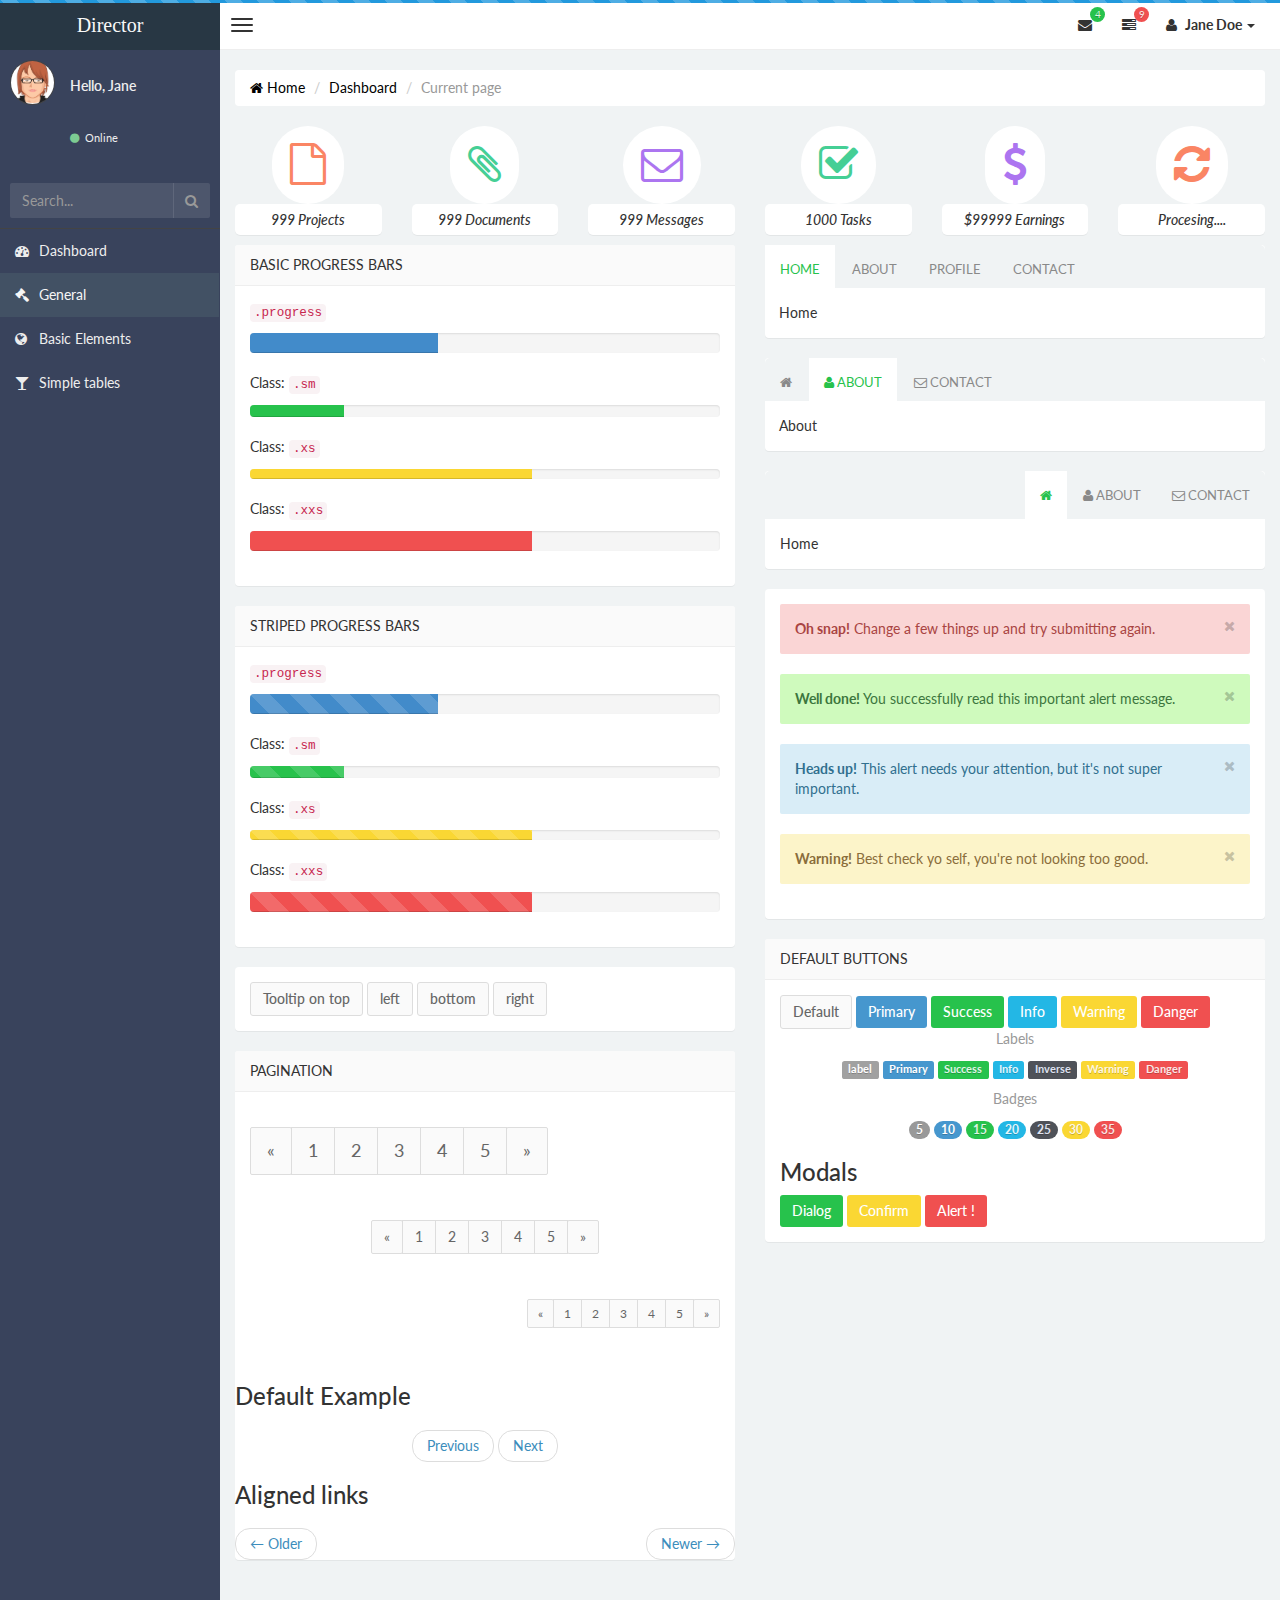
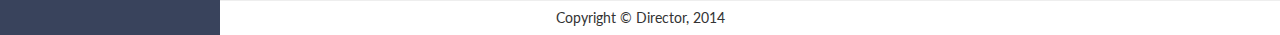
<file: src/3rdParty/general.html>
<!DOCTYPE html>
<html>
    <head>
        <meta charset="UTF-8">
        <title>Director | General UI</title>
        <meta content='width=device-width, initial-scale=1, maximum-scale=1, user-scalable=no' name='viewport'>
        <meta name="description" content="Developed By M Abdur Rokib Promy">
        <meta name="keywords" content="Admin, Bootstrap 3, Template, Theme, Responsive">
        <!-- bootstrap 3.0.2 -->
        <link href="css/bootstrap.min.css" rel="stylesheet" type="text/css" />
        <!-- font Awesome -->
        <link href="css/font-awesome.min.css" rel="stylesheet" type="text/css" />
        <!-- Ionicons -->
        <link href="css/ionicons.min.css" rel="stylesheet" type="text/css" />

        <link href='http://fonts.googleapis.com/css?family=Lato' rel='stylesheet' type='text/css'>
        <!-- Theme style -->
        <link href="css/style.css" rel="stylesheet" type="text/css" />

        <!-- HTML5 Shim and Respond.js IE8 support of HTML5 elements and media queries -->
        <!-- WARNING: Respond.js doesn't work if you view the page via file:// -->
        <!--[if lt IE 9]>
          <script src="https://oss.maxcdn.com/libs/html5shiv/3.7.0/html5shiv.js"></script>
          <script src="https://oss.maxcdn.com/libs/respond.js/1.3.0/respond.min.js"></script>
        <![endif]-->
    </head>
    <body class="skin-black">
        <!-- header logo: style can be found in header.less -->
        <header class="header">
            <a href="index.html" class="logo">
                <!-- Add the class icon to your logo image or logo icon to add the margining -->
                Director
            </a>
            <!-- Header Navbar: style can be found in header.less -->
            <nav class="navbar navbar-static-top" role="navigation">
                <!-- Sidebar toggle button-->
                <a href="#" class="navbar-btn sidebar-toggle" data-toggle="offcanvas" role="button">
                    <span class="sr-only">Toggle navigation</span>
                    <span class="icon-bar"></span>
                    <span class="icon-bar"></span>
                    <span class="icon-bar"></span>
                </a>
                <div class="navbar-right">
                    <ul class="nav navbar-nav">
                        <!-- Messages: style can be found in dropdown.less-->
                        <li class="dropdown messages-menu">
                            <a href="#" class="dropdown-toggle" data-toggle="dropdown">
                                <i class="fa fa-envelope"></i>
                                <span class="label label-success">4</span>
                            </a>
                            <ul class="dropdown-menu">
                                <li class="header">You have 4 messages</li>
                                <li>
                                    <!-- inner menu: contains the actual data -->
                                    <ul class="menu">
                                        <li><!-- start message -->
                                            <a href="#">
                                                <div class="pull-left">
                                                    <img src="img/avatar3.png" class="img-circle" alt="User Image"/>
                                                </div>
                                                <h4>
                                                    Support Team
                                                    <small><i class="fa fa-clock-o"></i> 5 mins</small>
                                                </h4>
                                                <p>Why not buy a new awesome theme?</p>
                                            </a>
                                        </li><!-- end message -->
                                        <li>
                                            <a href="#">
                                                <div class="pull-left">
                                                    <img src="img/avatar2.png" class="img-circle" alt="user image"/>
                                                </div>
                                                <h4>
                                                    Director Design Team
                                                    <small><i class="fa fa-clock-o"></i> 2 hours</small>
                                                </h4>
                                                <p>Why not buy a new awesome theme?</p>
                                            </a>
                                        </li>
                                        <li>
                                            <a href="#">
                                                <div class="pull-left">
                                                    <img src="img/avatar.png" class="img-circle" alt="user image"/>
                                                </div>
                                                <h4>
                                                    Developers
                                                    <small><i class="fa fa-clock-o"></i> Today</small>
                                                </h4>
                                                <p>Why not buy a new awesome theme?</p>
                                            </a>
                                        </li>
                                        <li>
                                            <a href="#">
                                                <div class="pull-left">
                                                    <img src="img/avatar2.png" class="img-circle" alt="user image"/>
                                                </div>
                                                <h4>
                                                    Sales Department
                                                    <small><i class="fa fa-clock-o"></i> Yesterday</small>
                                                </h4>
                                                <p>Why not buy a new awesome theme?</p>
                                            </a>
                                        </li>
                                        <li>
                                            <a href="#">
                                                <div class="pull-left">
                                                    <img src="img/avatar.png" class="img-circle" alt="user image"/>
                                                </div>
                                                <h4>
                                                    Reviewers
                                                    <small><i class="fa fa-clock-o"></i> 2 days</small>
                                                </h4>
                                                <p>Why not buy a new awesome theme?</p>
                                            </a>
                                        </li>
                                    </ul>
                                </li>
                                <li class="footer"><a href="#">See All Messages</a></li>
                            </ul>
                        </li>

                        <!-- Tasks: style can be found in dropdown.less -->
                        <li class="dropdown tasks-menu">
                            <a href="#" class="dropdown-toggle" data-toggle="dropdown">
                                <i class="fa fa-tasks"></i>
                                <span class="label label-danger">9</span>
                            </a>
                            <ul class="dropdown-menu">

                                <li class="header">You have 9 tasks</li>
                                <li>
                                    <!-- inner menu: contains the actual data -->
                                    <ul class="menu">
                                        <li><!-- Task item -->
                                            <a href="#">
                                                <h3>
                                                    Design some buttons
                                                    <small class="pull-right">20%</small>
                                                </h3>
                                                <div class="progress progress-striped xs">
                                                    <div class="progress-bar progress-bar-success" style="width: 20%" role="progressbar" aria-valuenow="20" aria-valuemin="0" aria-valuemax="100">
                                                        <span class="sr-only">20% Complete</span>
                                                    </div>
                                                </div>
                                            </a>
                                        </li><!-- end task item -->
                                        <li><!-- Task item -->
                                            <a href="#">
                                                <h3>
                                                    Create a nice theme
                                                    <small class="pull-right">40%</small>
                                                </h3>
                                                <div class="progress progress-striped xs">
                                                    <div class="progress-bar progress-bar-danger" style="width: 40%" role="progressbar" aria-valuenow="20" aria-valuemin="0" aria-valuemax="100">
                                                        <span class="sr-only">40% Complete</span>
                                                    </div>
                                                </div>
                                            </a>
                                        </li><!-- end task item -->
                                        <li><!-- Task item -->
                                            <a href="#">
                                                <h3>
                                                    Some task I need to do
                                                    <small class="pull-right">60%</small>
                                                </h3>
                                                <div class="progress progress-striped xs">
                                                    <div class="progress-bar progress-bar-info" style="width: 60%" role="progressbar" aria-valuenow="20" aria-valuemin="0" aria-valuemax="100">
                                                        <span class="sr-only">60% Complete</span>
                                                    </div>
                                                </div>
                                            </a>
                                        </li><!-- end task item -->
                                        <li><!-- Task item -->
                                            <a href="#">
                                                <h3>
                                                    Make beautiful transitions
                                                    <small class="pull-right">80%</small>
                                                </h3>
                                                <div class="progress progress-striped xs">
                                                    <div class="progress-bar progress-bar-warning" style="width: 80%" role="progressbar" aria-valuenow="20" aria-valuemin="0" aria-valuemax="100">
                                                        <span class="sr-only">80% Complete</span>
                                                    </div>
                                                </div>
                                            </a>
                                        </li><!-- end task item -->
                                    </ul>
                                </li>
                                <li class="footer">
                                    <a href="#">View all tasks</a>
                                </li>

                            </ul>
                        </li>
                        <!-- User Account: style can be found in dropdown.less -->
                        <li class="dropdown user user-menu">
                            <a href="#" class="dropdown-toggle" data-toggle="dropdown">
                                <i class="fa fa-user"></i>
                                <span>Jane Doe <i class="caret"></i></span>
                            </a>
                            <ul class="dropdown-menu dropdown-custom dropdown-menu-right">
                                <li class="dropdown-header text-center">Account</li>

                                <li>
                                    <a href="#">
                                    <i class="fa fa-clock-o fa-fw pull-right"></i>
                                        <span class="badge badge-success pull-right">10</span> Updates</a>
                                    <a href="#">
                                    <i class="fa fa-envelope-o fa-fw pull-right"></i>
                                        <span class="badge badge-danger pull-right">5</span> Messages</a>
                                    <a href="#"><i class="fa fa-magnet fa-fw pull-right"></i>
                                        <span class="badge badge-info pull-right">3</span> Subscriptions</a>
                                    <a href="#"><i class="fa fa-question fa-fw pull-right"></i> <span class=
                                        "badge pull-right">11</span> FAQ</a>
                                </li>

                                <li class="divider"></li>

                                    <li>
                                        <a href="#">
                                        <i class="fa fa-user fa-fw pull-right"></i>
                                            Profile
                                        </a>
                                        <a data-toggle="modal" href="#modal-user-settings">
                                        <i class="fa fa-cog fa-fw pull-right"></i>
                                            Settings
                                        </a>
                                        </li>

                                        <li class="divider"></li>

                                        <li>
                                            <a href="#"><i class="fa fa-ban fa-fw pull-right"></i> Logout</a>
                                        </li>
                                    </ul>
                                </li>
                    </ul>
                </div>
            </nav>
        </header>
        <div class="wrapper row-offcanvas row-offcanvas-left">
            <!-- Left side column. contains the logo and sidebar -->
            <aside class="left-side sidebar-offcanvas">
                <section class="sidebar">
                    <!-- Sidebar user panel -->
                    <div class="user-panel">
                        <div class="pull-left image">
                            <img src="img/avatar3.png" class="img-circle" alt="User Image" />
                        </div>
                        <div class="pull-left info">
                            <p>Hello, Jane</p>

                            <a href="#"><i class="fa fa-circle text-success"></i> Online</a>
                        </div>
                    </div>
                    <!-- search form -->
                    <form action="#" method="get" class="sidebar-form">
                        <div class="input-group">
                            <input type="text" name="q" class="form-control" placeholder="Search..."/>
                            <span class="input-group-btn">
                                <button type='submit' name='seach' id='search-btn' class="btn btn-flat"><i class="fa fa-search"></i></button>
                            </span>
                        </div>
                    </form>
                    <!-- /.search form -->
                    <!-- sidebar menu: : style can be found in sidebar.less -->
                    <ul class="sidebar-menu">
                        <li>
                            <a href="index.html">
                                <i class="fa fa-dashboard"></i> <span>Dashboard</span>
                            </a>
                        </li>
                        <li class="active">
                            <a href="general.html">
                                <i class="fa fa-gavel"></i> <span>General</span>
                            </a>
                        </li>

                        <li>
                            <a href="basic_form.html">
                                <i class="fa fa-globe"></i> <span>Basic Elements</span>
                            </a>
                        </li>

                        <li>
                            <a href="simple.html">
                                <i class="fa fa-glass"></i> <span>Simple tables</span>
                            </a>
                        </li>

                    </ul>
                </section>
                <!-- /.sidebar -->
            </aside>

            <!-- Right side column. Contains the navbar and content of the page -->
            <div class="right-side">

                <section class="content">
                    <div class="row">
                        <div class="col-md-12">
                            <!--breadcrumbs start -->
                            <ul class="breadcrumb">
                                <li><a href="#"><i class="fa fa-home"></i> Home</a></li>
                                <li><a href="#">Dashboard</a></li>
                                <li class="active">Current page</li>
                            </ul>
                            <!--breadcrumbs end -->
                        </div>
                    </div>
                    <div class="row">
                            <div class="col-md-2">
                            <div class="stat">
                                <div class="stat-icon" style="color:#fa8564;">
                                    <i class="fa fa-file-o fa-3x stat-elem"></i>
                                </div>
                                <h5 class="stat-info">999 Projects</h5>
                            </div>
                        </div>
                        <div class="col-md-2">
                            <div class="stat">
                                <div class="stat-icon" style="color:#45cf95;">
                                    <i class="fa fa-paperclip fa-3x stat-elem"></i>
                                </div>
                                <h5 class="stat-info">999 Documents</h5>
                            </div>
                        </div>
                        <div class="col-md-2">
                            <div class="stat">
                                <div class="stat-icon" style="color:#AC75F0">
                                    <i class="fa fa-envelope-o fa-3x stat-elem"></i>
                                </div>
                                <h5 class="stat-info">999 Messages</h5>
                            </div>
                        </div>
                        <div class="col-md-2">
                            <div class="stat">
                                <div class="stat-icon" style="color:#45cf95;">
                                    <i class="fa fa-check-square-o fa-3x stat-elem"></i>
                                </div>
                                <h5 class="stat-info">1000 Tasks</h5>
                            </div>
                        </div>
                        <div class="col-md-2">
                            <div class="stat">
                                <div class="stat-icon" style="color:#AC75F0">
                                    <i class="fa fa-dollar fa-3x stat-elem"></i>
                                </div>
                                <h5 class="stat-info">$99999 Earnings</h5>
                            </div>
                        </div>
                        <div class="col-md-2">
                            <div class="stat">
                                <div class="stat-icon" style="color:#fa8564">
                                    <i class="fa fa-refresh fa-spin fa-3x stat-elem"></i>
                                </div>
                                <h5 class="stat-info">Procesing....</h5>
                            </div>
                        </div>

                    </div>
                    <div class="row">
                        <div class="col-lg-6">
                            <div class="row">
                                <div class="col-md-12">
                                    <!--progress bar start-->
                                    <section class="panel">
                                        <header class="panel-heading">
                                            Basic Progress Bars
                                        </header>
                                        <div class="panel-body"><p><code>.progress</code></p>
                                          <div class="progress">
                                            <div class="progress-bar progress-bar-primary progress-bar-striped" role="progressbar" aria-valuenow="40" aria-valuemin="0" aria-valuemax="100" style="width: 40%">
                                              <span class="sr-only">40% Complete (success)</span>
                                            </div>
                                          </div>
                                          <p>Class: <code>.sm</code></p>
                                          <div class="progress progress-sm active">
                                            <div class="progress-bar progress-bar-success progress-bar-striped" role="progressbar" aria-valuenow="20" aria-valuemin="0" aria-valuemax="100" style="width: 20%">
                                              <span class="sr-only">20% Complete</span>
                                            </div>
                                          </div>
                                          <p>Class: <code>.xs</code></p>
                                          <div class="progress progress-xs">
                                            <div class="progress-bar progress-bar-warning progress-bar-striped" role="progressbar" aria-valuenow="60" aria-valuemin="0" aria-valuemax="100" style="width: 60%">
                                              <span class="sr-only">60% Complete (warning)</span>
                                            </div>
                                          </div>
                                          <p>Class: <code>.xxs</code></p>
                                          <div class="progress progress-xxs">
                                            <div class="progress-bar progress-bar-danger progress-bar-striped" role="progressbar" aria-valuenow="60" aria-valuemin="0" aria-valuemax="100" style="width: 60%">
                                              <span class="sr-only">60% Complete (warning)</span>
                                            </div>
                                          </div>
                                        </div>
                                    </section>
                                    <!--progress bar end-->

                                </div>
                            </div>

                            <div class="row">
                                <div class="col-md-12">
                                    <!--progress bar start-->
                                    <section class="panel">
                                        <header class="panel-heading">
                                            Striped Progress Bars
                                        </header>
                                        <div class="panel-body">
                                            <p><code>.progress</code></p>
                                              <div class="progress progress-striped">
                                                <div class="progress-bar progress-bar-primary progress-bar-striped" role="progressbar" aria-valuenow="40" aria-valuemin="0" aria-valuemax="100" style="width: 40%">
                                                  <span class="sr-only">40% Complete (success)</span>
                                                </div>
                                              </div>
                                              <p>Class: <code>.sm</code></p>
                                              <div class="progress progress-striped progress-sm active">
                                                <div class="progress-bar progress-bar-success progress-bar-striped" role="progressbar" aria-valuenow="20" aria-valuemin="0" aria-valuemax="100" style="width: 20%">
                                                  <span class="sr-only">20% Complete</span>
                                                </div>
                                              </div>
                                              <p>Class: <code>.xs</code></p>
                                              <div class="progress progress-striped progress-xs">
                                                <div class="progress-bar progress-bar-warning progress-bar-striped" role="progressbar" aria-valuenow="60" aria-valuemin="0" aria-valuemax="100" style="width: 60%">
                                                  <span class="sr-only">60% Complete (warning)</span>
                                                </div>
                                              </div>
                                              <p>Class: <code>.xxs</code></p>
                                              <div class="progress progress-striped progress-xxs">
                                                <div class="progress-bar progress-bar-danger progress-bar-striped" role="progressbar" aria-valuenow="60" aria-valuemin="0" aria-valuemax="100" style="width: 60%">
                                                  <span class="sr-only">60% Complete (warning)</span>
                                                </div>
                                              </div>
                                        </div>
                                    </section>
                                    <!--progress bar end-->
                                </div>
                            </div>

                            <div class="row">
                                <div class="col-md-12">
                                    <!--tooltips start-->
                                    <section class="panel">
                                        <div class="panel-body btn-gap">
                                            <button title="" data-placement="top" data-toggle="tooltip" class="btn btn-default tooltips" type="button" data-original-title="Tooltip on top">Tooltip on top</button>
                                            <button title="" data-placement="left" data-toggle="tooltip" class="btn btn-default tooltips" type="button" data-original-title="Tooltip on left"> left</button>
                                            <button title="" data-placement="bottom" data-toggle="tooltip " class="btn btn-default tooltips" type="button" data-original-title="Tooltip on bottom"> bottom</button>
                                            <button title="" data-placement="right" data-toggle="tooltip" class="btn btn-default tooltips" type="button" data-original-title="Tooltip on right"> right</button>
                                        </div>
                                    </section>
                                    <!--tooltips end-->
                                </div>
                            </div>

                            <div class="row">
                                <div class="col-md-12">
                                    <!--pagination start-->
                                    <section class="panel">
                                        <header class="panel-heading">
                                            Pagination
                                        </header>
                                        <div class="panel-body">
                                            <div>
                                                <ul class="pagination pagination-lg">
                                                    <li><a href="#">«</a></li>
                                                    <li><a href="#">1</a></li>
                                                    <li><a href="#">2</a></li>
                                                    <li><a href="#">3</a></li>
                                                    <li><a href="#">4</a></li>
                                                    <li><a href="#">5</a></li>
                                                    <li><a href="#">»</a></li>
                                                </ul>
                                            </div>
                                            <div class="text-center">
                                                <ul class="pagination">
                                                    <li><a href="#">«</a></li>
                                                    <li><a href="#">1</a></li>
                                                    <li><a href="#">2</a></li>
                                                    <li><a href="#">3</a></li>
                                                    <li><a href="#">4</a></li>
                                                    <li><a href="#">5</a></li>
                                                    <li><a href="#">»</a></li>
                                                </ul>
                                            </div>
                                            <div>
                                                <ul class="pagination pagination-sm pull-right">
                                                    <li><a href="#">«</a></li>
                                                    <li><a href="#">1</a></li>
                                                    <li><a href="#">2</a></li>
                                                    <li><a href="#">3</a></li>
                                                    <li><a href="#">4</a></li>
                                                    <li><a href="#">5</a></li>
                                                    <li><a href="#">»</a></li>
                                                </ul>
                                            </div>
                                        </div>
                                        <h3>Default Example</h3>
                                        <nav>
                                          <ul class="pager">
                                            <li><a href="#">Previous</a></li>
                                            <li><a href="#">Next</a></li>
                                          </ul>
                                        </nav>
                                        <h3>Aligned links</h3>
                                        <nav>
                                          <ul class="pager">
                                            <li class="previous"><a href="#"><span aria-hidden="true">&larr;</span> Older</a></li>
                                            <li class="next"><a href="#">Newer <span aria-hidden="true">&rarr;</span></a></li>
                                          </ul>
                                        </nav>
                                    </section>
                                    <!--pagination end-->
                                </div>
                            </div>

                        </div>

                        <div class="col-lg-6">
                        <!--tab nav start-->
                        <section class="panel general">
                            <header class="panel-heading tab-bg-dark-navy-blue">
                                <ul class="nav nav-tabs">
                                    <li class="active">
                                        <a data-toggle="tab" href="#home">Home</a>
                                    </li>
                                    <li class="">
                                        <a data-toggle="tab" href="#about">About</a>
                                    </li>
                                    <li class="">
                                        <a data-toggle="tab" href="#profile">Profile</a>
                                    </li>
                                    <li class="">
                                        <a data-toggle="tab" href="#contact">Contact</a>
                                    </li>
                                </ul>
                            </header>
                            <div class="panel-body">
                                <div class="tab-content">
                                    <div id="home" class="tab-pane active">
                                        Home
                                    </div>
                                    <div id="about" class="tab-pane">About</div>
                                    <div id="profile" class="tab-pane">Profile</div>
                                    <div id="contact" class="tab-pane">Contact</div>
                                </div>
                            </div>
                        </section>
                        <!--tab nav start-->

                        <!--tab nav start-->
                        <section class="panel general">
                            <header class="panel-heading tab-bg-dark-navy-blue">
                                <ul class="nav nav-tabs">
                                    <li>
                                        <a data-toggle="tab" href="#home-2">
                                            <i class="fa fa-home"></i>
                                        </a>
                                    </li>
                                    <li class="active">
                                        <a data-toggle="tab" href="#about-2">
                                            <i class="fa fa-user"></i>
                                            About
                                        </a>
                                    </li>
                                    <li class="">
                                        <a data-toggle="tab" href="#contact-2">
                                            <i class="fa fa-envelope-o"></i>
                                            Contact
                                        </a>
                                    </li>
                                </ul>
                            </header>
                            <div class="panel-body">
                                <div class="tab-content">
                                    <div id="home-2" class="tab-pane ">
                                        Home
                                    </div>
                                    <div id="about-2" class="tab-pane active">About</div>
                                    <div id="contact-2" class="tab-pane ">Contact</div>
                                </div>
                            </div>
                        </section>
                        <!--tab nav end-->


                        <!--tab nav start-->
                        <section class="panel">
                            <header class="panel-heading tab-bg-dark-navy-blue tab-right ">
                                <ul class="nav nav-tabs pull-right">
                                    <li class="active">
                                        <a data-toggle="tab" href="#home-3">
                                            <i class="fa fa-home"></i>
                                        </a>
                                    </li>
                                    <li class="">
                                        <a data-toggle="tab" href="#about-3">
                                            <i class="fa fa-user"></i>
                                            About
                                        </a>
                                    </li>
                                    <li class="">
                                        <a data-toggle="tab" href="#contact-3">
                                            <i class="fa fa-envelope-o"></i>
                                            Contact
                                        </a>
                                    </li>
                                </ul>
                            </header>
                            <div class="panel-body">
                                <div class="tab-content">
                                    <div id="home-3" class="tab-pane active">
                                        Home
                                    </div>
                                    <div id="about-3" class="tab-pane">About</div>
                                    <div id="contact-3" class="tab-pane">Contact</div>
                                </div>
                            </div>
                        </section>
                        <!--tab nav end-->



                        <div class="row">
                            <div class="col-md-12">
                                <!--notification start-->
                                <section class="panel">
                                    <div class="panel-body">

                                        <div class="alert alert-block alert-danger ">
                                            <button data-dismiss="alert" class="close close-sm" type="button">
                                                <i class="fa fa-times"></i>
                                            </button>
                                            <strong>Oh snap!</strong> Change a few things up and try submitting again.
                                        </div>
                                        <div class="alert alert-success ">
                                            <button data-dismiss="alert" class="close close-sm" type="button">
                                                <i class="fa fa-times"></i>
                                            </button>
                                            <strong>Well done!</strong> You successfully read this important alert message.
                                        </div>
                                        <div class="alert alert-info ">
                                            <button data-dismiss="alert" class="close close-sm" type="button">
                                                <i class="fa fa-times"></i>
                                            </button>
                                            <strong>Heads up!</strong> This alert needs your attention, but it's not super important.
                                        </div>
                                        <div class="alert alert-warning ">
                                            <button data-dismiss="alert" class="close close-sm" type="button">
                                                <i class="fa fa-times"></i>
                                            </button>
                                            <strong>Warning!</strong> Best check yo self, you're not looking too good.
                                        </div>

                                    </div>
                                </section>
                                <!--notification end-->
                            </div>
                        </div>
                        <div class="row">
                            <div class="col-md-12">
                                <section class="panel">
                                <header class="panel-heading">
                                    Default Buttons
                                </header>
                                <div class="panel-body">
                                    <button type="button" class="btn btn-default">Default</button>
                                    <button type="button" class="btn btn-primary">Primary</button>
                                    <button type="button" class="btn btn-success">Success</button>
                                    <button type="button" class="btn btn-info">Info</button>
                                    <button type="button" class="btn btn-warning">Warning</button>
                                    <button type="button" class="btn btn-danger">Danger</button>

                                        <p class="text-muted text-center">Labels</p>
                                        <p class="text-center">
                                            <span class="label label-default">label</span>
                                            <span class="label label-primary">Primary</span>
                                            <span class="label label-success">Success</span>
                                            <span class="label label-info">Info</span>
                                            <span class="label label-inverse">Inverse</span>
                                            <span class="label label-warning">Warning</span>
                                            <span class="label label-danger">Danger</span>
                                        </p>
                                        <p class="text-muted text-center">Badges</p>
                                        <p class="m-bot-none text-center">
                                            <span class="badge">5</span>
                                            <span class="badge badge-primary">10</span>
                                            <span class="badge badge-success">15</span>
                                            <span class="badge badge-info">20</span>
                                            <span class="badge badge-inverse">25</span>
                                            <span class="badge badge-warning">30</span>
                                            <span class="badge badge-danger">35</span>
                                        </p>
                                        <h3>Modals</h3>
                                        <a class="btn btn-success" data-toggle="modal" href="#myModal">
                                            Dialog
                                        </a>
                                        <a class="btn btn-warning" data-toggle="modal" href="#myModal2">
                                            Confirm
                                        </a>
                                        <a class="btn btn-danger" data-toggle="modal" href="#myModal3">
                                            Alert !
                                        </a>
                                        <!-- Modal -->
                                        <div class="modal fade" id="myModal" tabindex="-1" role="dialog" aria-labelledby="myModalLabel" aria-hidden="true">
                                            <div class="modal-dialog">
                                                <div class="modal-content">
                                                    <div class="modal-header">
                                                        <button type="button" class="close" data-dismiss="modal" aria-hidden="true">×</button>
                                                        <h4 class="modal-title">Modal Tittle</h4>
                                                    </div>
                                                    <div class="modal-body">

                                                        Body goes here...

                                                    </div>
                                                    <div class="modal-footer">
                                                        <button data-dismiss="modal" class="btn btn-default" type="button">Close</button>
                                                        <button class="btn btn-success" type="button">Save changes</button>
                                                    </div>
                                                </div>
                                            </div>
                                        </div>
                                        <!-- modal -->
                                        <!-- Modal -->
                                        <div class="modal fade" id="myModal2" tabindex="-1" role="dialog" aria-labelledby="myModalLabel" aria-hidden="true">
                                            <div class="modal-dialog">
                                                <div class="modal-content">
                                                    <div class="modal-header">
                                                        <button type="button" class="close" data-dismiss="modal" aria-hidden="true">×</button>
                                                        <h4 class="modal-title">Modal Tittle</h4>
                                                    </div>
                                                    <div class="modal-body">

                                                        Body goes here...

                                                    </div>
                                                    <div class="modal-footer">
                                                        <button data-dismiss="modal" class="btn btn-default" type="button">Close</button>
                                                        <button class="btn btn-warning" type="button"> Confirm</button>
                                                    </div>
                                                </div>
                                            </div>
                                        </div>
                                        <!-- modal -->
                                        <!-- Modal -->
                                        <div class="modal fade" id="myModal3" tabindex="-1" role="dialog" aria-labelledby="myModalLabel" aria-hidden="true">
                                            <div class="modal-dialog">
                                                <div class="modal-content">
                                                    <div class="modal-header">
                                                        <button type="button" class="close" data-dismiss="modal" aria-hidden="true">×</button>
                                                        <h4 class="modal-title">Modal Tittle</h4>
                                                    </div>
                                                    <div class="modal-body">

                                                        Body goes here...

                                                    </div>
                                                    <div class="modal-footer">
                                                        <button class="btn btn-danger" type="button"> Ok</button>
                                                    </div>
                                                </div>
                                            </div>
                                        </div>
                                        <!-- modal -->



                                </div>
                            </section>
                            </div>
                        </div>


                        </div>

                    </div>

                </section>
            </div>
            <div class="footer-main">
                Copyright &copy Director, 2014
            </div>
        </div><!-- ./wrapper -->


        <!-- jQuery 2.0.2 -->
        <script src="http://ajax.googleapis.com/ajax/libs/jquery/2.0.2/jquery.min.js"></script>
        <script src="js/jquery.min.js" type="text/javascript"></script>

        <!-- Bootstrap -->
        <script src="js/bootstrap.min.js" type="text/javascript"></script>
        <!-- Director App -->
        <script src="js/Director/app.js" type="text/javascript"></script>
    </body>
</html>
</file>
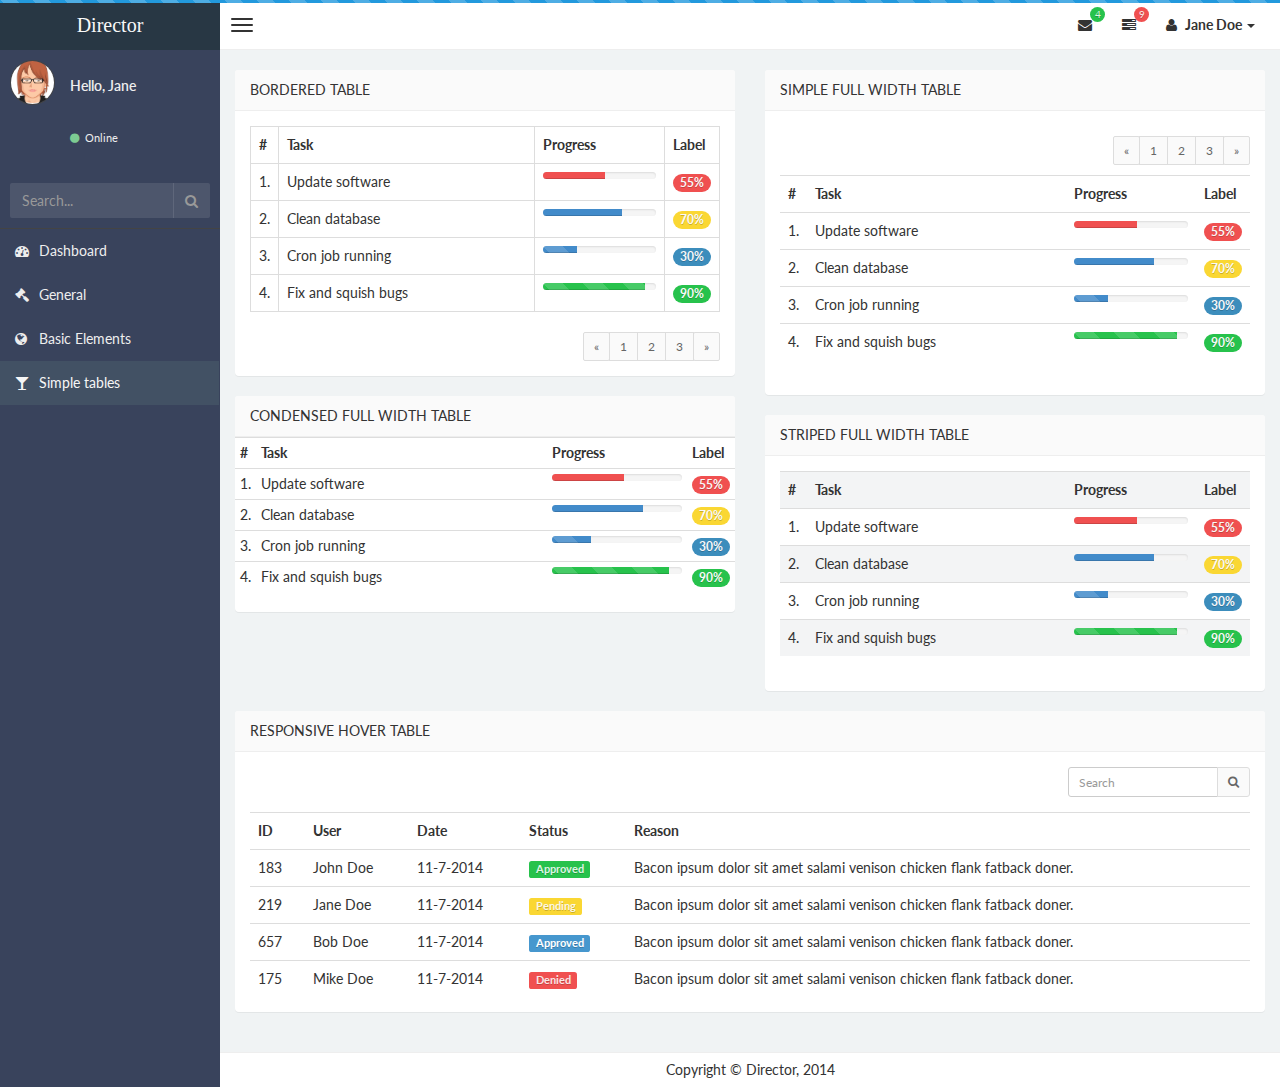
<file: src/3rdParty/simple.html>
<!DOCTYPE html>
<html>
    <head>
        <meta charset="UTF-8">
        <title>Director | Simple Tables</title>
        <meta content='width=device-width, initial-scale=1, maximum-scale=1, user-scalable=no' name='viewport'>
        <meta name="description" content="Developed By M Abdur Rokib Promy">
        <meta name="keywords" content="Admin, Bootstrap 3, Template, Theme, Responsive">
        <!-- bootstrap 3.0.2 -->
        <link href="css/bootstrap.min.css" rel="stylesheet" type="text/css" />
        <!-- font Awesome -->
        <link href="css/font-awesome.min.css" rel="stylesheet" type="text/css" />
        <!-- Ionicons -->
        <link href="css/ionicons.min.css" rel="stylesheet" type="text/css" />
        <!-- google font -->
        <link href='http://fonts.googleapis.com/css?family=Lato' rel='stylesheet' type='text/css'>
        <!-- Theme style -->
        <link href="css/style.css" rel="stylesheet" type="text/css" />

        <!-- HTML5 Shim and Respond.js IE8 support of HTML5 elements and media queries -->
        <!-- WARNING: Respond.js doesn't work if you view the page via file:// -->
        <!--[if lt IE 9]>
          <script src="https://oss.maxcdn.com/libs/html5shiv/3.7.0/html5shiv.js"></script>
          <script src="https://oss.maxcdn.com/libs/respond.js/1.3.0/respond.min.js"></script>
        <![endif]-->
    </head>
    <body class="skin-black">
        <!-- header logo: style can be found in header.less -->
        <header class="header">
            <a href="index.html" class="logo">
                <!-- Add the class icon to your logo image or logo icon to add the margining -->
                Director
            </a>
            <!-- Header Navbar: style can be found in header.less -->
            <nav class="navbar navbar-static-top" role="navigation">
                <!-- Sidebar toggle button-->
                <a href="#" class="navbar-btn sidebar-toggle" data-toggle="offcanvas" role="button">
                    <span class="sr-only">Toggle navigation</span>
                    <span class="icon-bar"></span>
                    <span class="icon-bar"></span>
                    <span class="icon-bar"></span>
                </a>
                <div class="navbar-right">
                    <ul class="nav navbar-nav">
                        <!-- Messages: style can be found in dropdown.less-->
                        <li class="dropdown messages-menu">
                            <a href="#" class="dropdown-toggle" data-toggle="dropdown">
                                <i class="fa fa-envelope"></i>
                                <span class="label label-success">4</span>
                            </a>
                            <ul class="dropdown-menu">
                                <li class="header">You have 4 messages</li>
                                <li>
                                    <!-- inner menu: contains the actual data -->
                                    <ul class="menu">
                                        <li><!-- start message -->
                                            <a href="#">
                                                <div class="pull-left">
                                                    <img src="img/avatar3.png" class="img-circle" alt="User Image"/>
                                                </div>
                                                <h4>
                                                    Support Team
                                                    <small><i class="fa fa-clock-o"></i> 5 mins</small>
                                                </h4>
                                                <p>Why not buy a new awesome theme?</p>
                                            </a>
                                        </li><!-- end message -->
                                        <li>
                                            <a href="#">
                                                <div class="pull-left">
                                                    <img src="img/avatar2.png" class="img-circle" alt="user image"/>
                                                </div>
                                                <h4>
                                                    Director Design Team
                                                    <small><i class="fa fa-clock-o"></i> 2 hours</small>
                                                </h4>
                                                <p>Why not buy a new awesome theme?</p>
                                            </a>
                                        </li>
                                        <li>
                                            <a href="#">
                                                <div class="pull-left">
                                                    <img src="img/avatar.png" class="img-circle" alt="user image"/>
                                                </div>
                                                <h4>
                                                    Developers
                                                    <small><i class="fa fa-clock-o"></i> Today</small>
                                                </h4>
                                                <p>Why not buy a new awesome theme?</p>
                                            </a>
                                        </li>
                                        <li>
                                            <a href="#">
                                                <div class="pull-left">
                                                    <img src="img/avatar2.png" class="img-circle" alt="user image"/>
                                                </div>
                                                <h4>
                                                    Sales Department
                                                    <small><i class="fa fa-clock-o"></i> Yesterday</small>
                                                </h4>
                                                <p>Why not buy a new awesome theme?</p>
                                            </a>
                                        </li>
                                        <li>
                                            <a href="#">
                                                <div class="pull-left">
                                                    <img src="img/avatar.png" class="img-circle" alt="user image"/>
                                                </div>
                                                <h4>
                                                    Reviewers
                                                    <small><i class="fa fa-clock-o"></i> 2 days</small>
                                                </h4>
                                                <p>Why not buy a new awesome theme?</p>
                                            </a>
                                        </li>
                                    </ul>
                                </li>
                                <li class="footer"><a href="#">See All Messages</a></li>
                            </ul>
                        </li>
                        <li class="dropdown tasks-menu">
                            <a href="#" class="dropdown-toggle" data-toggle="dropdown">
                                <i class="fa fa-tasks"></i>
                                <span class="label label-danger">9</span>
                            </a>
                            <ul class="dropdown-menu">

                                <li class="header">You have 9 tasks</li>
                                <li>
                                    <!-- inner menu: contains the actual data -->
                                    <ul class="menu">
                                        <li><!-- Task item -->
                                            <a href="#">
                                                <h3>
                                                    Design some buttons
                                                    <small class="pull-right">20%</small>
                                                </h3>
                                                <div class="progress progress-striped xs">
                                                    <div class="progress-bar progress-bar-success" style="width: 20%" role="progressbar" aria-valuenow="20" aria-valuemin="0" aria-valuemax="100">
                                                        <span class="sr-only">20% Complete</span>
                                                    </div>
                                                </div>
                                            </a>
                                        </li><!-- end task item -->
                                        <li><!-- Task item -->
                                            <a href="#">
                                                <h3>
                                                    Create a nice theme
                                                    <small class="pull-right">40%</small>
                                                </h3>
                                                <div class="progress progress-striped xs">
                                                    <div class="progress-bar progress-bar-danger" style="width: 40%" role="progressbar" aria-valuenow="20" aria-valuemin="0" aria-valuemax="100">
                                                        <span class="sr-only">40% Complete</span>
                                                    </div>
                                                </div>
                                            </a>
                                        </li><!-- end task item -->
                                        <li><!-- Task item -->
                                            <a href="#">
                                                <h3>
                                                    Some task I need to do
                                                    <small class="pull-right">60%</small>
                                                </h3>
                                                <div class="progress progress-striped xs">
                                                    <div class="progress-bar progress-bar-info" style="width: 60%" role="progressbar" aria-valuenow="20" aria-valuemin="0" aria-valuemax="100">
                                                        <span class="sr-only">60% Complete</span>
                                                    </div>
                                                </div>
                                            </a>
                                        </li><!-- end task item -->
                                        <li><!-- Task item -->
                                            <a href="#">
                                                <h3>
                                                    Make beautiful transitions
                                                    <small class="pull-right">80%</small>
                                                </h3>
                                                <div class="progress progress-striped xs">
                                                    <div class="progress-bar progress-bar-warning" style="width: 80%" role="progressbar" aria-valuenow="20" aria-valuemin="0" aria-valuemax="100">
                                                        <span class="sr-only">80% Complete</span>
                                                    </div>
                                                </div>
                                            </a>
                                        </li><!-- end task item -->
                                    </ul>
                                </li>
                                <li class="footer">
                                    <a href="#">View all tasks</a>
                                </li>

                            </ul>
                        </li>
                        <!-- User Account: style can be found in dropdown.less -->
                        <li class="dropdown user user-menu">

                            <a href="#" class="dropdown-toggle" data-toggle="dropdown">
                                <i class="fa fa-user"></i>
                                <span>Jane Doe <i class="caret"></i></span>
                            </a>
                            <ul class="dropdown-menu dropdown-custom dropdown-menu-right">
                                <li class="dropdown-header text-center">Account</li>

                                <li>
                                    <a href="#">
                                    <i class="fa fa-clock-o fa-fw pull-right"></i>
                                        <span class="badge badge-success pull-right">10</span> Updates</a>
                                    <a href="#">
                                    <i class="fa fa-envelope-o fa-fw pull-right"></i>
                                        <span class="badge badge-danger pull-right">5</span> Messages</a>
                                    <a href="#"><i class="fa fa-magnet fa-fw pull-right"></i>
                                        <span class="badge badge-info pull-right">3</span> Subscriptions</a>
                                    <a href="#"><i class="fa fa-question fa-fw pull-right"></i> <span class=
                                        "badge pull-right">11</span> FAQ</a>
                                </li>

                                <li class="divider"></li>

                                    <li>
                                        <a href="#">
                                        <i class="fa fa-user fa-fw pull-right"></i>
                                            Profile
                                        </a>
                                        <a data-toggle="modal" href="#modal-user-settings">
                                        <i class="fa fa-cog fa-fw pull-right"></i>
                                            Settings
                                        </a>
                                        </li>

                                        <li class="divider"></li>

                                        <li>
                                            <a href="#"><i class="fa fa-ban fa-fw pull-right"></i> Logout</a>
                                        </li>
                                    </ul>

                        </li>
                    </ul>
                </div>
            </nav>
        </header>
        <div class="wrapper row-offcanvas row-offcanvas-left">
            <!-- Left side column. contains the logo and sidebar -->
            <aside class="left-side sidebar-offcanvas">
                <!-- sidebar: style can be found in sidebar.less -->
                <section class="sidebar">
                    <!-- Sidebar user panel -->
                    <div class="user-panel">
                        <div class="pull-left image">
                            <img src="img/avatar3.png" class="img-circle" alt="User Image" />
                        </div>
                        <div class="pull-left info">
                            <p>Hello, Jane</p>

                            <a href="#"><i class="fa fa-circle text-success"></i> Online</a>
                        </div>
                    </div>
                    <!-- search form -->
                    <form action="#" method="get" class="sidebar-form">
                        <div class="input-group">
                            <input type="text" name="q" class="form-control" placeholder="Search..."/>
                            <span class="input-group-btn">
                                <button type='submit' name='seach' id='search-btn' class="btn btn-flat"><i class="fa fa-search"></i></button>
                            </span>
                        </div>
                    </form>
                    <ul class="sidebar-menu">
                        <li>
                            <a href="index.html">
                                <i class="fa fa-dashboard"></i> <span>Dashboard</span>
                            </a>
                        </li>
                        <li>
                            <a href="general.html">
                                <i class="fa fa-gavel"></i> <span>General</span>
                            </a>
                        </li>

                        <li>
                            <a href="basic_form.html">
                                <i class="fa fa-globe"></i> <span>Basic Elements</span>
                            </a>
                        </li>

                        <li class="active">
                            <a href="simple.html">
                                <i class="fa fa-glass"></i> <span>Simple tables</span>
                            </a>
                        </li>

                    </ul>
                </section>
                <!-- /.sidebar -->
            </aside>

            <!-- Right side column. Contains the navbar and content of the page -->
            <aside class="right-side">

                <!-- Main content -->
                <section class="content">
                    <div class="row">
                        <div class="col-md-6">
                            <div class="panel">
                                <header class="panel-heading">
                                    Bordered Table

                                </header>
                                <div class="panel-body">
                                    <table class="table table-bordered">
                                        <tr>
                                            <th style="width: 10px">#</th>
                                            <th>Task</th>
                                            <th>Progress</th>
                                            <th style="width: 40px">Label</th>
                                        </tr>
                                        <tr>
                                            <td>1.</td>
                                            <td>Update software</td>
                                            <td>
                                                <div class="progress xs">
                                                    <div class="progress-bar progress-bar-danger" style="width: 55%"></div>
                                                </div>
                                            </td>
                                            <td><span class="badge bg-red">55%</span></td>
                                        </tr>
                                        <tr>
                                            <td>2.</td>
                                            <td>Clean database</td>
                                            <td>
                                                <div class="progress xs">
                                                    <div class="progress-bar progress-bar-yellow" style="width: 70%"></div>
                                                </div>
                                            </td>
                                            <td><span class="badge bg-yellow">70%</span></td>
                                        </tr>
                                        <tr>
                                            <td>3.</td>
                                            <td>Cron job running</td>
                                            <td>
                                                <div class="progress xs progress-striped active">
                                                    <div class="progress-bar progress-bar-primary" style="width: 30%"></div>
                                                </div>
                                            </td>
                                            <td><span class="badge bg-light-blue">30%</span></td>
                                        </tr>
                                        <tr>
                                            <td>4.</td>
                                            <td>Fix and squish bugs</td>
                                            <td>
                                                <div class="progress xs progress-striped active">
                                                    <div class="progress-bar progress-bar-success" style="width: 90%"></div>
                                                </div>
                                            </td>
                                            <td><span class="badge bg-green">90%</span></td>
                                        </tr>
                                    </table>
                                    <div class="table-foot">
                                        <ul class="pagination pagination-sm no-margin pull-right">
                                        <li><a href="#">&laquo;</a></li>
                                        <li><a href="#">1</a></li>
                                        <li><a href="#">2</a></li>
                                        <li><a href="#">3</a></li>
                                        <li><a href="#">&raquo;</a></li>
                                    </ul>
                                    </div>
                                </div><!-- /.panel-body -->

                            </div><!-- /.panel -->

                            <div class="panel">
                                <header class="panel-heading">
                                    Condensed Full Width Table

                                </header>
                                <div class="panel-body no-padding">
                                    <table class="table table-condensed">
                                        <tr>
                                            <th style="width: 10px">#</th>
                                            <th>Task</th>
                                            <th>Progress</th>
                                            <th style="width: 40px">Label</th>
                                        </tr>
                                        <tr>
                                            <td>1.</td>
                                            <td>Update software</td>
                                            <td>
                                                <div class="progress xs">
                                                    <div class="progress-bar progress-bar-danger" style="width: 55%"></div>
                                                </div>
                                            </td>
                                            <td><span class="badge bg-red">55%</span></td>
                                        </tr>
                                        <tr>
                                            <td>2.</td>
                                            <td>Clean database</td>
                                            <td>
                                                <div class="progress xs">
                                                    <div class="progress-bar progress-bar-yellow" style="width: 70%"></div>
                                                </div>
                                            </td>
                                            <td><span class="badge bg-yellow">70%</span></td>
                                        </tr>
                                        <tr>
                                            <td>3.</td>
                                            <td>Cron job running</td>
                                            <td>
                                                <div class="progress xs progress-striped active">
                                                    <div class="progress-bar progress-bar-primary" style="width: 30%"></div>
                                                </div>
                                            </td>
                                            <td><span class="badge bg-light-blue">30%</span></td>
                                        </tr>
                                        <tr>
                                            <td>4.</td>
                                            <td>Fix and squish bugs</td>
                                            <td>
                                                <div class="progress xs progress-striped active">
                                                    <div class="progress-bar progress-bar-success" style="width: 90%"></div>
                                                </div>
                                            </td>
                                            <td><span class="badge bg-green">90%</span></td>
                                        </tr>
                                    </table>
                                </div><!-- /.panel-body -->
                            </div><!-- /.panel -->
                        </div><!-- /.col -->
                        <div class="col-md-6">
                            <div class="panel">
                                <header class="panel-heading">
                                    Simple Full Width Table

                                </header>
                                <div class="panel-body">
                                    <div class="box-tools">
                                        <ul class="pagination pagination-sm m-b-10 m-t-10 pull-right">
                                            <li><a href="#">&laquo;</a></li>
                                            <li><a href="#">1</a></li>
                                            <li><a href="#">2</a></li>
                                            <li><a href="#">3</a></li>
                                            <li><a href="#">&raquo;</a></li>
                                        </ul>
                                    </div>
                                    <table class="table">
                                        <tr>
                                            <th style="width: 10px">#</th>
                                            <th>Task</th>
                                            <th>Progress</th>
                                            <th style="width: 40px">Label</th>
                                        </tr>
                                        <tr>
                                            <td>1.</td>
                                            <td>Update software</td>
                                            <td>
                                                <div class="progress xs">
                                                    <div class="progress-bar progress-bar-danger" style="width: 55%"></div>
                                                </div>
                                            </td>
                                            <td><span class="badge bg-red">55%</span></td>
                                        </tr>
                                        <tr>
                                            <td>2.</td>
                                            <td>Clean database</td>
                                            <td>
                                                <div class="progress xs">
                                                    <div class="progress-bar progress-bar-yellow" style="width: 70%"></div>
                                                </div>
                                            </td>
                                            <td><span class="badge bg-yellow">70%</span></td>
                                        </tr>
                                        <tr>
                                            <td>3.</td>
                                            <td>Cron job running</td>
                                            <td>
                                                <div class="progress xs progress-striped active">
                                                    <div class="progress-bar progress-bar-primary" style="width: 30%"></div>
                                                </div>
                                            </td>
                                            <td><span class="badge bg-light-blue">30%</span></td>
                                        </tr>
                                        <tr>
                                            <td>4.</td>
                                            <td>Fix and squish bugs</td>
                                            <td>
                                                <div class="progress xs progress-striped active">
                                                    <div class="progress-bar progress-bar-success" style="width: 90%"></div>
                                                </div>
                                            </td>
                                            <td><span class="badge bg-green">90%</span></td>
                                        </tr>
                                    </table>
                                </div><!-- /.panel-body -->
                            </div><!-- /.panel -->

                            <div class="panel">
                                <header class="panel-heading">
                                    Striped Full Width Table

                                </header>
                                <div class="panel-body">
                                    <table class="table table-striped">
                                        <tr>
                                            <th style="width: 10px">#</th>
                                            <th>Task</th>
                                            <th>Progress</th>
                                            <th style="width: 40px">Label</th>
                                        </tr>
                                        <tr>
                                            <td>1.</td>
                                            <td>Update software</td>
                                            <td>
                                                <div class="progress xs">
                                                    <div class="progress-bar progress-bar-danger" style="width: 55%"></div>
                                                </div>
                                            </td>
                                            <td><span class="badge bg-red">55%</span></td>
                                        </tr>
                                        <tr>
                                            <td>2.</td>
                                            <td>Clean database</td>
                                            <td>
                                                <div class="progress xs">
                                                    <div class="progress-bar progress-bar-yellow" style="width: 70%"></div>
                                                </div>
                                            </td>
                                            <td><span class="badge bg-yellow">70%</span></td>
                                        </tr>
                                        <tr>
                                            <td>3.</td>
                                            <td>Cron job running</td>
                                            <td>
                                                <div class="progress xs progress-striped active">
                                                    <div class="progress-bar progress-bar-primary" style="width: 30%"></div>
                                                </div>
                                            </td>
                                            <td><span class="badge bg-light-blue">30%</span></td>
                                        </tr>
                                        <tr>
                                            <td>4.</td>
                                            <td>Fix and squish bugs</td>
                                            <td>
                                                <div class="progress xs progress-striped active">
                                                    <div class="progress-bar progress-bar-success" style="width: 90%"></div>
                                                </div>
                                            </td>
                                            <td><span class="badge bg-green">90%</span></td>
                                        </tr>
                                    </table>
                                </div><!-- /.panel-body -->
                            </div><!-- /.panel -->
                        </div><!-- /.col -->
                    </div><!-- /.row -->
                    <div class="row">
                        <div class="col-xs-12">
                            <div class="panel">
                                <header class="panel-heading">
                                    Responsive Hover Table

                                </header>
                                <!-- <div class="box-header"> -->
                                    <!-- <h3 class="box-title">Responsive Hover Table</h3> -->

                                <!-- </div> -->
                                <div class="panel-body table-responsive">
                                    <div class="box-tools m-b-15">
                                        <div class="input-group">
                                            <input type="text" name="table_search" class="form-control input-sm pull-right" style="width: 150px;" placeholder="Search"/>
                                            <div class="input-group-btn">
                                                <button class="btn btn-sm btn-default"><i class="fa fa-search"></i></button>
                                            </div>
                                        </div>
                                    </div>
                                    <table class="table table-hover">
                                        <tr>
                                            <th>ID</th>
                                            <th>User</th>
                                            <th>Date</th>
                                            <th>Status</th>
                                            <th>Reason</th>
                                        </tr>
                                        <tr>
                                            <td>183</td>
                                            <td>John Doe</td>
                                            <td>11-7-2014</td>
                                            <td><span class="label label-success">Approved</span></td>
                                            <td>Bacon ipsum dolor sit amet salami venison chicken flank fatback doner.</td>
                                        </tr>
                                        <tr>
                                            <td>219</td>
                                            <td>Jane Doe</td>
                                            <td>11-7-2014</td>
                                            <td><span class="label label-warning">Pending</span></td>
                                            <td>Bacon ipsum dolor sit amet salami venison chicken flank fatback doner.</td>
                                        </tr>
                                        <tr>
                                            <td>657</td>
                                            <td>Bob Doe</td>
                                            <td>11-7-2014</td>
                                            <td><span class="label label-primary">Approved</span></td>
                                            <td>Bacon ipsum dolor sit amet salami venison chicken flank fatback doner.</td>
                                        </tr>
                                        <tr>
                                            <td>175</td>
                                            <td>Mike Doe</td>
                                            <td>11-7-2014</td>
                                            <td><span class="label label-danger">Denied</span></td>
                                            <td>Bacon ipsum dolor sit amet salami venison chicken flank fatback doner.</td>
                                        </tr>
                                    </table>
                                </div><!-- /.box-body -->
                            </div><!-- /.box -->
                        </div>
                    </div>
                </section><!-- /.content -->
                <div class="footer-main">
                    Copyright &copy Director, 2014
                </div>
            </aside><!-- /.right-side -->
        </div><!-- ./wrapper -->


        <!-- jQuery 2.0.2 -->
        <script src="http://ajax.googleapis.com/ajax/libs/jquery/2.0.2/jquery.min.js"></script>
        <script src="js/jquery.min.js" type="text/javascript"></script>

        <!-- Bootstrap -->
        <script src="js/bootstrap.min.js" type="text/javascript"></script>
        <!-- Director App -->
        <script src="js/Director/app.js" type="text/javascript"></script>
    </body>
</html>
</file>
<file: src/3rdParty/css/morris/morris.css>
.morris-hover{position:absolute;z-index:1090;}.morris-hover.morris-default-style{border-radius:10px;padding:6px;color:#f9f9f9;background:rgba(0, 0, 0, 0.8);border:solid 2px rgba(0, 0, 0, 0.9);font-weight: 600;font-size:14px;text-align:center;}.morris-hover.morris-default-style .morris-hover-row-label{font-weight:bold;margin:0.25em 0;}
.morris-hover.morris-default-style .morris-hover-point{white-space:nowrap;margin:0.1em 0;}
</file>
<file: src/3rdParty/css/fullcalendar/fullcalendar.css>
/*!
 * FullCalendar v1.6.4 Stylesheet
 * Docs & License: http://arshaw.com/fullcalendar/
 * (c) 2013 Adam Shaw
 */


.fc {
    direction: ltr;
    text-align: left;
}

.fc table {
    border-collapse: collapse;
    border-spacing: 0;
}

html .fc,
.fc table {
    font-size: 1em;
}

.fc td,
.fc th {
    padding: 0;
    vertical-align: top;
}



/* Header
------------------------------------------------------------------------*/

.fc-header td {
    white-space: nowrap;
}

.fc-header-left {
    width: 25%;
    text-align: left;
}

.fc-header-center {
    text-align: center;
}

.fc-header-right {
    width: 25%;
    text-align: right;
}

.fc-header-title {
    display: inline-block;
    vertical-align: top;
}

.fc-header-title h2 {
    margin-top: 0;
    white-space: nowrap;    
}

.fc .fc-header-space {
    padding-left: 10px;
}

.fc-header .fc-button {
    margin-bottom: 1em;
    vertical-align: top;
}

/* buttons edges butting together */

.fc-header .fc-button {
    margin-right: -1px;
}

.fc-header .fc-corner-right,  /* non-theme */
.fc-header .ui-corner-right { /* theme */
    margin-right: 0; /* back to normal */
}

/* button layering (for border precedence) */

.fc-header .fc-state-hover,
.fc-header .ui-state-hover {
    z-index: 2;
}

.fc-header .fc-state-down {
    z-index: 3;
}

.fc-header .fc-state-active,
.fc-header .ui-state-active {
    z-index: 4;
}



/* Content
------------------------------------------------------------------------*/

.fc-content {
    clear: both;
    zoom: 1; /* for IE7, gives accurate coordinates for [un]freezeContentHeight */
}

.fc-view {
    width: 100%;
    overflow: hidden;
}



/* Cell Styles
------------------------------------------------------------------------*/

.fc-widget-header,    /* <th>, usually */
.fc-widget-content {  /* <td>, usually */
    border: 1px solid #ddd;
}

.fc-state-highlight { /* <td> today cell */ /* TODO: add .fc-today to <th> */
    background: #fcf8e3;
}

.fc-cell-overlay { /* semi-transparent rectangle while dragging */
    background: #bce8f1;
    opacity: .3;
    filter: alpha(opacity=30); /* for IE */
}



/* Buttons
------------------------------------------------------------------------*/

.fc-button {
    display: inline-block;
    padding: 4px 9px;
    margin-bottom: 0;
    font-size: 12px;
    font-weight: normal;
    line-height: 1.428571429;
    text-align: center;
    white-space: nowrap;
    vertical-align: middle;
    cursor: pointer;
    background-image: none;
    border: 1px solid transparent;
    -webkit-user-select: none;
    -moz-user-select: none;
    -ms-user-select: none;
    -o-user-select: none;
    user-select: none;
}

.fc-state-default { /* non-theme */
    border: 1px solid;
}

.fc-state-default.fc-corner-left { /* non-theme */
    border-top-left-radius: 4px;
    border-bottom-left-radius: 4px;
}

.fc-state-default.fc-corner-right { /* non-theme */
    border-top-right-radius: 4px;
    border-bottom-right-radius: 4px;
}

/*
        Our default prev/next buttons use HTML entities like &lsaquo; &rsaquo; &laquo; &raquo;
        and we'll try to make them look good cross-browser.
*/

.fc-text-arrow {
    margin: 0 .1em;
    font-size: 2em;
    font-family: "Courier New", Courier, monospace;
    vertical-align: baseline; /* for IE7 */
}

.fc-button-prev .fc-text-arrow,
.fc-button-next .fc-text-arrow { /* for &lsaquo; &rsaquo; */
    font-weight: bold;
}

/* icon (for jquery ui) */

.fc-button .fc-icon-wrap {
    position: relative;
    float: left;
    top: 50%;
}

.fc-button .ui-icon {
    position: relative;
    float: left;
    margin-top: -50%;
    *margin-top: 0;
    *top: -50%;
}

/*
  button states
  borrowed from twitter bootstrap (http://twitter.github.com/bootstrap/)
*/

.fc-state-default {
    background-color: #f5f5f5;
    background-image: -moz-linear-gradient(top, #ffffff, #e6e6e6);
    background-image: -webkit-gradient(linear, 0 0, 0 100%, from(#ffffff), to(#e6e6e6));
    background-image: -webkit-linear-gradient(top, #ffffff, #e6e6e6);
    background-image: -o-linear-gradient(top, #ffffff, #e6e6e6);
    background-image: linear-gradient(to bottom, #ffffff, #e6e6e6);
    background-repeat: repeat-x;
    border-color: #e6e6e6 #e6e6e6 #bfbfbf;
    border-color: rgba(0, 0, 0, 0.1) rgba(0, 0, 0, 0.1) rgba(0, 0, 0, 0.25);
    color: #333;
    text-shadow: 0 1px 1px rgba(255, 255, 255, 0.75);
    box-shadow: inset 0 1px 0 rgba(255, 255, 255, 0.2), 0 1px 2px rgba(0, 0, 0, 0.05);
}

.fc-button.fc-state-default {
    border: 1px solid #d9dadc;
    border-bottom-color: #d3d5d7;  
    border-bottom-width: 2px;
    margin-left: 0px!important;
    background: #fafafa;    
    color: #666;
}


.fc-state-hover,
.fc-state-down,
.fc-state-active,
.fc-state-disabled {
    color: #333333;
    background-color: #e6e6e6;
}

.fc-state-hover {
    color: #333333;
    text-decoration: none;
    background-position: 0 -15px;
    -webkit-transition: background-position 0.1s linear;
    -moz-transition: background-position 0.1s linear;
    -o-transition: background-position 0.1s linear;
    transition: background-position 0.1s linear;
}

.fc-state-down,
.fc-state-active {
    background-color: #cccccc;
    background-image: none;
    outline: 0;
    box-shadow: inset 0 2px 4px rgba(0, 0, 0, 0.15), 0 1px 2px rgba(0, 0, 0, 0.05);
}

.fc-state-disabled {
    cursor: default;
    background-image: none;
    opacity: 0.65;
    filter: alpha(opacity=65);
    box-shadow: none;
}



/* Global Event Styles
------------------------------------------------------------------------*/

.fc-event-container > * {
    z-index: 8;
}

.fc-event-container > .ui-draggable-dragging,
.fc-event-container > .ui-resizable-resizing {
    z-index: 9;
}

.fc-event {
    border: 1px solid #3a87ad; /* default BORDER color */
    background-color: #3a87ad; /* default BACKGROUND color */
    color: #fff;               /* default TEXT color */
    font-size: .85em;
    cursor: default;
}

a.fc-event {
    text-decoration: none;
}

a.fc-event,
.fc-event-draggable {
    cursor: pointer;
}

.fc-rtl .fc-event {
    text-align: right;
}

.fc-event-inner {
    width: 100%;
    height: 100%;
    overflow: hidden;
}

.fc-event-time,
.fc-event-title {
    padding: 0 1px;
}

.fc .ui-resizable-handle {
    display: block;
    position: absolute;
    z-index: 99999;
    overflow: hidden; /* hacky spaces (IE6/7) */
    font-size: 300%;  /* */
    line-height: 50%; /* */
}



/* Horizontal Events
------------------------------------------------------------------------*/

.fc-event-hori {
    border-width: 1px 0;
    margin-bottom: 1px;
}

.fc-ltr .fc-event-hori.fc-event-start,
.fc-rtl .fc-event-hori.fc-event-end {
    border-left-width: 1px;
    border-top-left-radius: 3px;
    border-bottom-left-radius: 3px;
}

.fc-ltr .fc-event-hori.fc-event-end,
.fc-rtl .fc-event-hori.fc-event-start {
    border-right-width: 1px;
    border-top-right-radius: 3px;
    border-bottom-right-radius: 3px;
}

/* resizable */

.fc-event-hori .ui-resizable-e {
    top: 0           !important; /* importants override pre jquery ui 1.7 styles */
    right: -3px      !important;
    width: 7px       !important;
    height: 100%     !important;
    cursor: e-resize;
}

.fc-event-hori .ui-resizable-w {
    top: 0           !important;
    left: -3px       !important;
    width: 7px       !important;
    height: 100%     !important;
    cursor: w-resize;
}

.fc-event-hori .ui-resizable-handle {
    _padding-bottom: 14px; /* IE6 had 0 height */
}



/* Reusable Separate-border Table
------------------------------------------------------------*/

table.fc-border-separate {
    border-collapse: separate;
}

.fc-border-separate th,
.fc-border-separate td {
    border-width: 1px 0 0 1px;
}

.fc-border-separate th.fc-last,
.fc-border-separate td.fc-last {
    border-right-width: 1px;
}

.fc-border-separate tr.fc-last th,
.fc-border-separate tr.fc-last td {
    border-bottom-width: 1px;
}

.fc-border-separate tbody tr.fc-first td,
.fc-border-separate tbody tr.fc-first th {
    border-top-width: 0;
}



/* Month View, Basic Week View, Basic Day View
------------------------------------------------------------------------*/

.fc-grid th {
    text-align: center;
}

.fc .fc-week-number {
    width: 22px;
    text-align: center;
}

.fc .fc-week-number div {
    padding: 0 2px;
}

.fc-grid .fc-day-number {
    float: right;
    padding: 0 2px;
}

.fc-grid .fc-other-month .fc-day-number {
    opacity: 0.3;
    filter: alpha(opacity=30); /* for IE */
    /* opacity with small font can sometimes look too faded
       might want to set the 'color' property instead
       making day-numbers bold also fixes the problem */
}

.fc-grid .fc-day-content {
    clear: both;
    padding: 2px 2px 1px; /* distance between events and day edges */
}

/* event styles */

.fc-grid .fc-event-time {
    font-weight: bold;
}

/* right-to-left */

.fc-rtl .fc-grid .fc-day-number {
    float: left;
}

.fc-rtl .fc-grid .fc-event-time {
    float: right;
}



/* Agenda Week View, Agenda Day View
------------------------------------------------------------------------*/

.fc-agenda table {
    border-collapse: separate;
}

.fc-agenda-days th {
    text-align: center;
}

.fc-agenda .fc-agenda-axis {
    width: 50px;
    padding: 0 4px;
    vertical-align: middle;
    text-align: right;
    white-space: nowrap;
    font-weight: normal;
}

.fc-agenda .fc-week-number {
    font-weight: bold;
}

.fc-agenda .fc-day-content {
    padding: 2px 2px 1px;
}

/* make axis border take precedence */

.fc-agenda-days .fc-agenda-axis {
    border-right-width: 1px;
}

.fc-agenda-days .fc-col0 {
    border-left-width: 0;
}

/* all-day area */

.fc-agenda-allday th {
    border-width: 0 1px;
}

.fc-agenda-allday .fc-day-content {
    min-height: 34px; /* TODO: doesnt work well in quirksmode */
    _height: 34px;
}

/* divider (between all-day and slots) */

.fc-agenda-divider-inner {
    height: 2px;
    overflow: hidden;
}

.fc-widget-header .fc-agenda-divider-inner {
    background: #eee;
}

/* slot rows */

.fc-agenda-slots th {
    border-width: 1px 1px 0;
}

.fc-agenda-slots td {
    border-width: 1px 0 0;
    background: none;
}

.fc-agenda-slots td div {
    height: 20px;
}

.fc-agenda-slots tr.fc-slot0 th,
.fc-agenda-slots tr.fc-slot0 td {
    border-top-width: 0;
}

.fc-agenda-slots tr.fc-minor th,
.fc-agenda-slots tr.fc-minor td {
    border-top-style: dotted;
}

.fc-agenda-slots tr.fc-minor th.ui-widget-header {
    *border-top-style: solid; /* doesn't work with background in IE6/7 */
}



/* Vertical Events
------------------------------------------------------------------------*/

.fc-event-vert {
    border-width: 0 1px;
}

.fc-event-vert.fc-event-start {
    border-top-width: 1px;
    border-top-left-radius: 3px;
    border-top-right-radius: 3px;
}

.fc-event-vert.fc-event-end {
    border-bottom-width: 1px;
    border-bottom-left-radius: 3px;
    border-bottom-right-radius: 3px;
}

.fc-event-vert .fc-event-time {
    white-space: nowrap;
    font-size: 10px;
}

.fc-event-vert .fc-event-inner {
    position: relative;
    z-index: 2;
}

.fc-event-vert .fc-event-bg { /* makes the event lighter w/ a semi-transparent overlay  */
    position: absolute;
    z-index: 1;
    top: 0;
    left: 0;
    width: 100%;
    height: 100%;
    background: #fff;
    opacity: .25;
    filter: alpha(opacity=25);
}

.fc .ui-draggable-dragging .fc-event-bg, /* TODO: something nicer like .fc-opacity */
.fc-select-helper .fc-event-bg {
    display: none\9; /* for IE6/7/8. nested opacity filters while dragging don't work */
}

/* resizable */

.fc-event-vert .ui-resizable-s {
    bottom: 0        !important; /* importants override pre jquery ui 1.7 styles */
    width: 100%      !important;
    height: 8px      !important;
    overflow: hidden !important;
    line-height: 8px !important;
    font-size: 11px  !important;
    font-family: monospace;
    text-align: center;
    cursor: s-resize;
}

.fc-agenda .ui-resizable-resizing { /* TODO: better selector */
    _overflow: hidden;
}

/* Custom calendar */
.external-event {
    margin: 10px 0;
    padding: 3px 5px;
    border-radius: 2px;
    cursor: pointer;
    font-weight: 600;
    display: inline-block;
    margin: 0 5px 5px 0;
}
</file>
<file: src/3rdParty/css/iCheck/all.css>
/* iCheck plugin skins
----------------------------------- */
@import url("minimal/_all.css");
/*
@import url("minimal/minimal.css");
@import url("minimal/red.css");
@import url("minimal/green.css");
@import url("minimal/blue.css");
@import url("minimal/aero.css");
@import url("minimal/grey.css");
@import url("minimal/orange.css");
@import url("minimal/yellow.css");
@import url("minimal/pink.css");
@import url("minimal/purple.css");
*/

@import url("square/_all.css");
/*
@import url("square/square.css");
@import url("square/red.css");
@import url("square/green.css");
@import url("square/blue.css");
@import url("square/aero.css");
@import url("square/grey.css");
@import url("square/orange.css");
@import url("square/yellow.css");
@import url("square/pink.css");
@import url("square/purple.css");
*/

@import url("flat/_all.css");
/*
@import url("flat/flat.css");
@import url("flat/red.css");
@import url("flat/green.css");
@import url("flat/blue.css");
@import url("flat/aero.css");
@import url("flat/grey.css");
@import url("flat/orange.css");
@import url("flat/yellow.css");
@import url("flat/pink.css");
@import url("flat/purple.css");
*/

@import url("line/_all.css");
/*
@import url("line/line.css");
@import url("line/red.css");
@import url("line/green.css");
@import url("line/blue.css");
@import url("line/aero.css");
@import url("line/grey.css");
@import url("line/orange.css");
@import url("line/yellow.css");
@import url("line/pink.css");
@import url("line/purple.css");
*/

@import url("polaris/polaris.css");

@import url("futurico/futurico.css");
</file>
<file: src/3rdParty/css/style.css>
/*@import url(//fonts.googleapis.com/css?family=Source+Sans+Pro:300,400,600,700,300italic,400italic,600italic);
@import url(//fonts.googleapis.com/css?family=Kaushan+Script);*/
/*!
 *   Director free version
 *   Author: web-apps.ninja
 *   License: Open source - MIT
 *   Please visit http://opensource.org/licenses/MIT for more information
!*/
/*
    Core: General style
----------------------------
*/
html,
body {
  overflow-x: hidden!important;
  /*font-family: 'Source Sans Pro', sans-serif;*/
  font-family: 'Lato', sans-serif;
  -webkit-font-smoothing: antialiased;
  min-height: 100%;
  background: #f1f2f7;
}
a {
  color: #3c8dbc;
}
a:hover,
a:active,
a:focus {
  outline: none;
  text-decoration: none;
  color: #72afd2;
}
/* Layouts */
.wrapper {
  min-height: 100%;
}
.wrapper:before,
.wrapper:after {
  display: table;
  content: " ";
}
.wrapper:after {
  clear: both;
}
/* Header */
body > .header {
  position: absolute;
  top: 0;
  left: 0;
  right: 0;
  z-index: 1030;
}
/* Define 2 column template */
.right-side,
.left-side {
  min-height: 100%;
  display: block;
}
/*right side - contins main content*/
.right-side {
  background-color: #f1f2f7;
  margin-left: 220px;
}
/*left side - contains sidebar*/
.left-side {
  position: absolute;
  width: 220px;
  top: 0;
}
@media screen and (min-width: 992px) {
  .left-side {
    top: 50px;
  }
  /*Right side strech mode*/
  .right-side.strech {
    margin-left: 0;
  }
  .right-side.strech > .content-header {
    margin-top: 0px;
  }
  /* Left side collapse */
  .left-side.collapse-left {
    left: -220px;
  }
}
/*Give content full width on xs screens*/
@media screen and (max-width: 992px) {
  .right-side {
    margin-left: 0;
  }
}
/*
    By default the layout is not fixed but if you add the class .fixed to the body element
    the sidebar and the navbar will automatically become poisitioned fixed
*/
body.fixed > .header,
body.fixed .left-side,
body.fixed .navbar {
  position: fixed;
}
body.fixed > .header {
  top: 0;
  right: 0;
  left: 0;
}
body.fixed .navbar {
  left: 0;
  right: 0;
}
body.fixed .wrapper {
  margin-top: 50px;
}
/* Content */
.content {
  padding: 20px 15px;
  background: #f0f3f4;
  overflow: auto;
}
/* Utility */
/* H1 - H6 font */
h1,
h2,
h3,
h4,
h5,
h6,
.h1,
.h2,
.h3,
.h4,
.h5,
.h6 {
  /*font-family: 'Source Sans Pro', sans-serif;*/
  font-family: 'Lato', sans-serif;
}
/* Page Header */
.page-header {
  margin: 10px 0 20px 0;
  font-size: 22px;
}
.page-header > small {
  color: #666;
  display: block;
  margin-top: 5px;
}
/* All images should be responsive */
img {
  max-width: 100% !important;
}
.sort-highlight {
  background: #f4f4f4;
  border: 1px dashed #ddd;
  margin-bottom: 10px;
}
/* 10px padding and margins */
.pad {
  padding: 20px 10px 10px;
}
.margin {
  margin: 10px;
}
.pad-20 {
  padding: 20px;
}
/* Display inline */
.inline {
  display: inline;
  width: auto;
}
/*alert*/
.alert-danger {
  background-color: #fad5d5;
}
.alert-success {
  background-color: #cffabd;
}
.alert-warning {
  background-color: #fcf4c9;
}
/*badge colors*/

.badge-success {
  background-color: #27C24C;
  color: #DFF5E4;
}
.badge-warning {
  background-color: #FAD733;
  color: #FDF8E5;
}
.badge-info {
  background-color: #23B7E5;
  color: #E3F6FC;
}
.badge-danger {
  background-color: #F05050;
  color: #FAE6E6;
}
.badge-primary {
  background-color: #4697ce;
}
.badge-inverse {
  background-color: #4f5259;
  color: #DFE2F0;
}
.badge, .label {
  font-weight: bold;
  text-shadow: 0 1px 0 rgba(0,0,0,0.2);
}

/*label*/
.label-primary {
  background-color: #4697ce;
}
.label-default {
  background-color: #a1a1a1;

}
.label-success {
  background-color: #27C24C;
  color: #DFF5E4;
}
.label-info {
  background-color: #23B7E5;
  color: #E3F6FC;
}
.label-inverse {
  background-color: #4f5259;
  color: #DFE2F0;
}
.label-warning {
  background-color: #FAD733;
  color: #FDF8E5;
}
.label-danger {
  background-color: #F05050;
  color: #FAE6E6;
}
/* Background colors */
.bg-red,
.bg-yellow,
.bg-aqua,
.bg-blue,
.bg-light-blue,
.bg-green,
.bg-navy,
.bg-teal,
.bg-olive,
.bg-lime,
.bg-orange,
.bg-fuchsia,
.bg-purple,
.bg-maroon,
.bg-black
.bg-violet {
  color: #f9f9f9 !important;
}

.twt-area {
  border-bottom: 1px dotted #eee;
  margin-bottom: 5px;
  padding-bottom: 3px;
}
.twt-area textarea {
  margin-bottom: 3px;
}
.m-lr-10 {
  /*margin-top: 10px;*/
  margin-left: 10px;
  margin-right: 10px;
}
.m-t-15 {
  margin-top: 15px;
}
.m-b-5 {
  margin-bottom: 5px;
}
.m-b-10 {
  margin-bottom: 10px;
}
.m-b-15 {
  margin-bottom: 15px;
}
.m-b-20 {
  margin-bottom: 20px;
}
.teammates a {
  color:#505050;
}
.teammates img {
  border-radius: 5px;
  margin-right: 10px;
}
.teammates li {
  border: 1px solid #edf1f2;
}
.bg-white {
  background-color: #fff !important;
}
.bg-gray {
  background-color: #eaeaec !important;
}
.bg-black {
  background-color: #222222 !important;
}
.bg-red {
  background-color: #F05050 !important;
}
.bg-yellow {
  background-color: #FAD733 !important;
}
.bg-aqua {
  background-color: #4FC1E9 !important
}
.bg-blue {
  background-color: #0073b7 !important;
}
.bg-light-blue {
  background-color: #3c8dbc !important;
}
.bg-green {
  background-color: #27C24C  !important;
}
.bg-navy {
  background-color: #001f3f !important;
}
.bg-teal {
  background-color: #39cccc !important;
}
.bg-olive {
  background-color: #3d9970 !important;
}
.bg-lime {
  background-color: #01ff70 !important;
}
.bg-orange {
  background-color: #ff851b !important;
}
.bg-fuchsia {
  background-color: #f012be !important;
}
.bg-purple {
  background-color: #932ab6 !important;
}
.bg-maroon {
  background-color: #85144b !important;
}
.bg-violet {
  background-color: #7266ba !important;
}
.bg-twitter {
  background-color: #00c7f7;
  color: white;
}
.bg-facebook {
  background-color: #335397;
  color: white;
}
.bg-google-plus {
  background-color: #df4a32;
  color: white;
}
/* Text colors */
.text-primary {
  color: #4697ce;
}
.text-info {
  color: #63b7e6;
}
.text-success {
  color: #7dcc93;
}
.text-warning {
  color: #e8db4f;
}
.text-red {
  color: #f56954 !important;
}
.text-yellow {
  color: #f39c12 !important;
}
.text-aqua {
  color: #00c0ef !important;
}
.text-blue {
  color: #0073b7 !important;
}
.text-black {
  color: #222222 !important;
}
.text-light-blue {
  color: #3c8dbc !important;
}
.text-green {
  color: #00a65a !important;
}
.text-navy {
  color: #001f3f !important;
}
.text-teal {
  color: #39cccc !important;
}
.text-olive {
  color: #3d9970 !important;
}
.text-lime {
  color: #01ff70 !important;
}
.text-orange {
  color: #ff851b !important;
}
.text-fuchsia {
  color: #f012be !important;
}
.text-purple {
  color: #932ab6 !important;
}
.text-maroon {
  color: #85144b !important;
}
/*slider css*/
#red .slider-selection {
    background: #f05050;
}

#blue .slider-selection {
    background: #4697ce;
}

#green .slider-selection {
    background: #27C24C;
}

#yellow .slider-selection {
    background: #fad733;
}

#aqua .slider-selection {
    background: #00c0ef;
}

.slider-handle {
  background-color: #fff;
  border: 2px solid #86D4FC;
}

/*bg-violet*/
#purple .slider-selection {
    background: #7266ba;
}
/*Hide elements by display none only*/
.hide {
  display: none !important;
}
/* Remove borders */
.no-border {
  border: 0px !important;
}
/* Remove padding */
.no-padding {
  padding: 0px !important;
}
/* Remove margins */
.no-margin {
  margin: 0px !important;
}
/* Remove box shadow */
.no-shadow {
  box-shadow: none!important;
}
/* Don't display when printing */
@media print {
  .no-print {
    display: none;
  }
  .left-side,
  .header,
  .content-header {
    display: none;
  }
  .right-side {
    margin: 0;
  }
}
/* Remove border radius */
.flat {
  -webkit-border-radius: 0 !important;
  -moz-border-radius: 0 !important;
  border-radius: 0 !important;
}
/* Change the color of the striped tables */
.table-striped > tbody > tr:nth-child(odd) > td,
.table-striped > tbody > tr:nth-child(odd) > th {
  background-color: #f3f4f5;
}
.table.no-border,
.table.no-border td,
.table.no-border th {
  border: 0;
}
/* .text-center in tables */
table.text-center,
table.text-center td,
table.text-center th {
  text-align: center;
}
.table.align th {
  text-align: left;
}
.table.align td {
  text-align: right;
}
.text-bold,
.text-bold.table td,
.text-bold.table th {
  font-weight: 700;
}
.border-radius-none {
  -webkit-border-radius: 0 !important;
  -moz-border-radius: 0 !important;
  border-radius: 0 !important;
}
/* _fix for sparkline tooltip */
.jqstooltip {
  padding: 5px!important;
  width: auto!important;
  height: auto!important;
}
/*
Gradient Background colors
*/
.bg-teal-gradient {
  background: #39cccc !important;
  background: -webkit-gradient(linear, left bottom, left top, color-stop(0, #39cccc), color-stop(1, #7adddd)) !important;
  background: -ms-linear-gradient(bottom, #39cccc, #7adddd) !important;
  background: -moz-linear-gradient(center bottom, #39cccc 0%, #7adddd 100%) !important;
  background: -o-linear-gradient(#7adddd, #39cccc) !important;
  filter: progid:DXImageTransform.Microsoft.gradient(startColorstr='#7adddd', endColorstr='#39cccc', GradientType=0) !important;
  color: #fff;
}
.bg-light-blue-gradient {
  background: #3c8dbc !important;
  background: -webkit-gradient(linear, left bottom, left top, color-stop(0, #3c8dbc), color-stop(1, #67a8ce)) !important;
  background: -ms-linear-gradient(bottom, #3c8dbc, #67a8ce) !important;
  background: -moz-linear-gradient(center bottom, #3c8dbc 0%, #67a8ce 100%) !important;
  background: -o-linear-gradient(#67a8ce, #3c8dbc) !important;
  filter: progid:DXImageTransform.Microsoft.gradient(startColorstr='#67a8ce', endColorstr='#3c8dbc', GradientType=0) !important;
  color: #fff;
}
.bg-blue-gradient {
  background: #0073b7 !important;
  background: -webkit-gradient(linear, left bottom, left top, color-stop(0, #0073b7), color-stop(1, #0089db)) !important;
  background: -ms-linear-gradient(bottom, #0073b7, #0089db) !important;
  background: -moz-linear-gradient(center bottom, #0073b7 0%, #0089db 100%) !important;
  background: -o-linear-gradient(#0089db, #0073b7) !important;
  filter: progid:DXImageTransform.Microsoft.gradient(startColorstr='#0089db', endColorstr='#0073b7', GradientType=0) !important;
  color: #fff;
}
.bg-aqua-gradient {
  background: #00c0ef !important;
  background: -webkit-gradient(linear, left bottom, left top, color-stop(0, #00c0ef), color-stop(1, #14d1ff)) !important;
  background: -ms-linear-gradient(bottom, #00c0ef, #14d1ff) !important;
  background: -moz-linear-gradient(center bottom, #00c0ef 0%, #14d1ff 100%) !important;
  background: -o-linear-gradient(#14d1ff, #00c0ef) !important;
  filter: progid:DXImageTransform.Microsoft.gradient(startColorstr='#14d1ff', endColorstr='#00c0ef', GradientType=0) !important;
  color: #fff;
}
.bg-yellow-gradient {
  background: #f39c12 !important;
  background: -webkit-gradient(linear, left bottom, left top, color-stop(0, #f39c12), color-stop(1, #f7bc60)) !important;
  background: -ms-linear-gradient(bottom, #f39c12, #f7bc60) !important;
  background: -moz-linear-gradient(center bottom, #f39c12 0%, #f7bc60 100%) !important;
  background: -o-linear-gradient(#f7bc60, #f39c12) !important;
  filter: progid:DXImageTransform.Microsoft.gradient(startColorstr='#f7bc60', endColorstr='#f39c12', GradientType=0) !important;
  color: #fff;
}
.bg-purple-gradient {
  background: #932ab6 !important;
  background: -webkit-gradient(linear, left bottom, left top, color-stop(0, #932ab6), color-stop(1, #b959d9)) !important;
  background: -ms-linear-gradient(bottom, #932ab6, #b959d9) !important;
  background: -moz-linear-gradient(center bottom, #932ab6 0%, #b959d9 100%) !important;
  background: -o-linear-gradient(#b959d9, #932ab6) !important;
  filter: progid:DXImageTransform.Microsoft.gradient(startColorstr='#b959d9', endColorstr='#932ab6', GradientType=0) !important;
  color: #fff;
}
.bg-green-gradient {
  background: #00a65a !important;
  background: -webkit-gradient(linear, left bottom, left top, color-stop(0, #00a65a), color-stop(1, #00ca6d)) !important;
  background: -ms-linear-gradient(bottom, #00a65a, #00ca6d) !important;
  background: -moz-linear-gradient(center bottom, #00a65a 0%, #00ca6d 100%) !important;
  background: -o-linear-gradient(#00ca6d, #00a65a) !important;
  filter: progid:DXImageTransform.Microsoft.gradient(startColorstr='#00ca6d', endColorstr='#00a65a', GradientType=0) !important;
  color: #fff;
}
.bg-red-gradient {
  background: #f56954 !important;
  background: -webkit-gradient(linear, left bottom, left top, color-stop(0, #f56954), color-stop(1, #f89384)) !important;
  background: -ms-linear-gradient(bottom, #f56954, #f89384) !important;
  background: -moz-linear-gradient(center bottom, #f56954 0%, #f89384 100%) !important;
  background: -o-linear-gradient(#f89384, #f56954) !important;
  filter: progid:DXImageTransform.Microsoft.gradient(startColorstr='#f89384', endColorstr='#f56954', GradientType=0) !important;
  color: #fff;
}
.bg-black-gradient {
  background: #222222 !important;
  background: -webkit-gradient(linear, left bottom, left top, color-stop(0, #222222), color-stop(1, #3c3c3c)) !important;
  background: -ms-linear-gradient(bottom, #222222, #3c3c3c) !important;
  background: -moz-linear-gradient(center bottom, #222222 0%, #3c3c3c 100%) !important;
  background: -o-linear-gradient(#3c3c3c, #222222) !important;
  filter: progid:DXImageTransform.Microsoft.gradient(startColorstr='#3c3c3c', endColorstr='#222222', GradientType=0) !important;
  color: #fff;
}
.bg-maroon-gradient {
  background: #85144b !important;
  background: -webkit-gradient(linear, left bottom, left top, color-stop(0, #85144b), color-stop(1, #b11b64)) !important;
  background: -ms-linear-gradient(bottom, #85144b, #b11b64) !important;
  background: -moz-linear-gradient(center bottom, #85144b 0%, #b11b64 100%) !important;
  background: -o-linear-gradient(#b11b64, #85144b) !important;
  filter: progid:DXImageTransform.Microsoft.gradient(startColorstr='#b11b64', endColorstr='#85144b', GradientType=0) !important;
  color: #fff;
}
.connectedSortable {
  min-height: 100px;
}
/*---------------------------------------------------
    LESS Elements 0.9
  ---------------------------------------------------
    A set of useful LESS mixins
    More info at: http://lesselements.com
  ---------------------------------------------------*/
/*
    Components: navbar, logo and content header
-------------------------------------------------
*/
body > .header {
  position: relative;
  max-height: 100px;
  z-index: 1030;
}
body > .header .navbar {
  height: 50px;
  margin-bottom: 0;
  margin-left: 220px;
}
body > .header .navbar .sidebar-toggle {
  float: left;
  padding: 9px 5px;
  margin-top: 8px;
  margin-right: 0;
  margin-bottom: 8px;
  margin-left: 5px;
  background-color: transparent;
  background-image: none;
  border: 1px solid transparent;
  -webkit-border-radius: 0 !important;
  -moz-border-radius: 0 !important;
  border-radius: 0 !important;
}
body > .header .navbar .sidebar-toggle:hover .icon-bar {
  background: #f6f6f6;
}
body > .header .navbar .sidebar-toggle .icon-bar {
  display: block;
  width: 22px;
  height: 2px;
  -webkit-border-radius: 4px;
  -moz-border-radius: 4px;
  border-radius: 4px;
}
body > .header .navbar .sidebar-toggle .icon-bar + .icon-bar {
  margin-top: 4px;
}
body > .header .navbar .nav > li.user > a {
  font-weight: bold;
}
body > .header .navbar .nav > li.user > a > .fa,
body > .header .navbar .nav > li.user > a > .glyphicon,
body > .header .navbar .nav > li.user > a > .ion {
  margin-right: 5px;
}
body > .header .navbar .nav > li > a > .label {
  -webkit-border-radius: 50%;
  -moz-border-radius: 50%;
  border-radius: 50%;
  position: absolute;
  top: 7px;
  right: 2px;
  font-size: 10px;
  font-weight: normal;
  width: 15px;
  height: 15px;
  line-height: 1.0em;
  text-align: center;
  padding: 2px;
}
body > .header .navbar .nav > li > a:hover > .label {
  top: 3px;
}
body > .header .logo {
  float: left;
  font-size: 20px;
  line-height: 50px;
  text-align: center;
  padding: 0 10px;
  width: 220px;
  font-family: 'Kaushan Script', cursive;
  font-weight: 500;
  height: 50px;
  display: block;
}
body > .header .logo .icon {
  margin-right: 10px;
}
.right-side > .content-header {
  position: relative;
  padding: 15px;
}
.right-side > .content-header > h1 {
  margin: 0;
  font-size: 24px;
}
.right-side > .content-header > h1 > small {
  font-size: 15px;
  display: inline-block;
  padding-left: 4px;
  font-weight: 300;
}
.breadcrumb {
  background-color: #fff;
}
.breadcrumb a {
  color: #000;
}
.right-side > .content-header > .breadcrumb {
  float: right;
  background: transparent;
  margin-top: 0px;
  margin-bottom: 0;
  font-size: 12px;
  padding: 7px 5px;
  position: absolute;
  top: 15px;
  right: 10px;
  -webkit-border-radius: 2px;
  -moz-border-radius: 2px;
  border-radius: 2px;
}
.breadcrumb-alt {
  overflow: hidden;
  list-style: none;
  margin: 0px 0px 20px;
  padding: 0px;
  width: 100%;
}
.breadcrumb-alt > li {
float: left;
margin: 0px 25px 0px 0px;
}
.breadcrumb-alt > li > a {
position: relative;
float: left;
background-color: rgb(238, 238, 238);
color: rgb(118, 118, 118);
font-size: 12px;
padding: 10px;
}
.breadcrumb-alt > li > a::before {
position: absolute;
top: 50%;
left: -1em;
margin-top: -1.6em;
border-color: rgb(238, 238, 238) rgb(238, 238, 238) rgb(238, 238, 238) rgba(0, 0, 0, 0);
border-style: solid;
border-width: 1.5em 0px 1.7em 1em;
content: '';
}
.breadcrumb-alt > li > a::after {
position: absolute;
top: 50%;
right: -1em;
margin-top: -1.5em;
border-bottom: 1.5em solid rgba(0, 0, 0, 0);
border-left: 1em solid rgb(238, 238, 238);
border-top: 1.5em solid rgba(0, 0, 0, 0);
content: '';
}
.right-side > .content-header > .breadcrumb > li > a {
  color: #444;
  text-decoration: none;
}
.right-side > .content-header > .breadcrumb > li > a > .fa,
.right-side > .content-header > .breadcrumb > li > a > .glyphicon,
.right-side > .content-header > .breadcrumb > li > a > .ion {
  margin-right: 5px;
}
.right-side > .content-header > .breadcrumb > li + li:before {
  content: '>\00a0';
}
@media screen and (max-width: 767px) {
  .right-side > .content-header > .breadcrumb {
    position: relative;
    margin-top: 5px;
    top: 0;
    right: 0;
    float: none;
    background: #efefef;
  }
}
@media (max-width: 767px) {
  .navbar .navbar-nav > li {
    float: left;
  }
  .navbar-nav {
    margin: 0;
    float: left;
  }
  .navbar-nav > li > a {
    padding-top: 15px;
    padding-bottom: 15px;
    line-height: 20px;
  }
  .navbar .navbar-right {
    float: right;
  }
}
@media screen and (max-width: 560px) {
  body > .header {
    position: relative;
  }
  body > .header .logo,
  body > .header .navbar {
    width: 100%;
    float: none;
    position: relative!important;
  }
  body > .header .navbar {
    margin: 0;
  }
  body.fixed > .header {
    position: fixed;
  }
  body.fixed > .wrapper,
  body.fixed .sidebar-offcanvas {
    margin-top: 100px!important;
  }
}
/*
    Component: Sidebar
--------------------------
*/
.sidebar {
  margin-bottom: 5px;
}
.sidebar .sidebar-form input:focus {
  -webkit-box-shadow: none;
  -moz-box-shadow: none;
  box-shadow: none;
  border-color: transparent!important;
}
.sidebar .sidebar-menu {
  list-style: none;
  margin: 0;
  padding: 0;
}
.sidebar .sidebar-menu > li {
  margin: 0;
  padding: 0;
}
.sidebar .sidebar-menu > li > a {
  padding: 12px 5px 12px 15px;
  display: block;
}
.sidebar .sidebar-menu > li > a > .fa,
.sidebar .sidebar-menu > li > a > .glyphicon,
.sidebar .sidebar-menu > li > a > .ion {
  width: 20px;
}
.sidebar .sidebar-menu .treeview-menu {
  display: none;
  list-style: none;
  padding: 0;
  margin: 0;
}
.sidebar .sidebar-menu .treeview-menu > li {
  margin: 0;
}
.sidebar .sidebar-menu .treeview-menu > li > a {
  padding: 8px 5px 8px 15px;
  display: block;
  font-size: 14px;
  margin: 0px 0px;
}
.sidebar .sidebar-menu .treeview-menu > li > a > .fa,
.sidebar .sidebar-menu .treeview-menu > li > a > .glyphicon,
.sidebar .sidebar-menu .treeview-menu > li > a > .ion {
  width: 20px;
}
.user-panel {
  padding: 10px;
}
.user-panel:before,
.user-panel:after {
  display: table;
  content: " ";
}
.user-panel:after {
  clear: both;
}
.user-panel > .image > img {
  width: 45px;
  height: 45px;
}
.user-panel > .info {
  font-weight: 600;
  padding: 5px 5px 5px 15px;
  font-size: 14px;
  line-height: 3;
}
.user-panel > .info > p {
  margin-bottom: 9px;
}
.user-panel > .info > a {
  text-decoration: none;
  padding-right: 5px;
  margin-top: 3px;
  font-size: 11px;
  font-weight: normal;
}
.user-panel > .info > a > .fa,
.user-panel > .info > a > .ion,
.user-panel > .info > a > .glyphicon {
  margin-right: 3px;
}
/*
 * Off Canvas
 * --------------------------------------------------
 *  Gives us the push menu effect
 */
@media screen and (max-width: 992px) {
  .relative {
    position: relative;
  }
  .row-offcanvas-right .sidebar-offcanvas {
    right: -220px;
  }
  .row-offcanvas-left .sidebar-offcanvas {
    left: -220px;
  }
  .row-offcanvas-right.active {
    right: 220px;
  }
  .row-offcanvas-left.active {
    left: 220px;
  }
  .sidebar-offcanvas {
    left: 0;
  }
  body.fixed .sidebar-offcanvas {
    margin-top: 50px;
    left: -220px;
  }
  body.fixed .row-offcanvas-left.active .navbar {
    left: 220px !important;
    right: 0;
  }
  body.fixed .row-offcanvas-left.active .sidebar-offcanvas {
    left: 0px;
  }
}
/*
    Dropdown menus
----------------------------
*/
/*Dropdowns in general*/
.dropdown-menu {
  -webkit-box-shadow: 0px 3px 6px rgba(0, 0, 0, 0.1);
  -moz-box-shadow: 0px 3px 6px rgba(0, 0, 0, 0.1);
  box-shadow: 0px 3px 6px rgba(0, 0, 0, 0.1);
  z-index: 2300;
}
.dropdown-menu > li > a > .glyphicon,
.dropdown-menu > li > a > .fa,
.dropdown-menu > li > a > .ion {
  margin-right: 10px;
}
.dropdown-menu > li > a:hover {
  background-color: #3c8dbc;
  color: #f9f9f9;
}
.dropdown-menu-right > li > a:hover {
  background-color: #39435c;
  color: #f9f9f9;
}
/*Drodown in navbars*/
.skin-blue .navbar .dropdown-menu > li > a {
  color: #444444;
}
/*
    Navbar custom dropdown menu
------------------------------------
*/
.navbar-nav > .notifications-menu > .dropdown-menu,
.navbar-nav > .messages-menu > .dropdown-menu,
.navbar-nav > .tasks-menu > .dropdown-menu {
  width: 260px;
  padding: 0 0 0 0!important;
  margin: 0!important;
  top: 100%;
  border: 1px solid #dfdfdf;
  -webkit-border-radius: 4px !important;
  -moz-border-radius: 4px !important;
  border-radius: 4px !important;
}
.navbar-nav > .notifications-menu > .dropdown-menu > li.header,
.navbar-nav > .messages-menu > .dropdown-menu > li.header,
.navbar-nav > .tasks-menu > .dropdown-menu > li.header {
  -webkit-border-top-left-radius: 4px;
  -webkit-border-top-right-radius: 4px;
  -webkit-border-bottom-right-radius: 0;
  -webkit-border-bottom-left-radius: 0;
  -moz-border-radius-topleft: 4px;
  -moz-border-radius-topright: 4px;
  -moz-border-radius-bottomright: 0;
  -moz-border-radius-bottomleft: 0;
  border-top-left-radius: 4px;
  border-top-right-radius: 4px;
  border-bottom-right-radius: 0;
  border-bottom-left-radius: 0;
  background-color: #ffffff;
  padding: 7px 10px;
  border-bottom: 1px solid #f4f4f4;
  color: #444444;
  font-size: 14px;
}
.navbar-nav > .notifications-menu > .dropdown-menu > li.header:after,
.navbar-nav > .messages-menu > .dropdown-menu > li.header:after,
.navbar-nav > .tasks-menu > .dropdown-menu > li.header:after {
  bottom: 100%;
  left: 92%;
  border: solid transparent;
  content: " ";
  height: 0;
  width: 0;
  position: absolute;
  pointer-events: none;
  border-color: rgba(255, 255, 255, 0);
  border-bottom-color: #ffffff;
  border-width: 7px;
  margin-left: -7px;
}
.navbar-nav > .notifications-menu > .dropdown-menu > li.footer > a,
.navbar-nav > .messages-menu > .dropdown-menu > li.footer > a,
.navbar-nav > .tasks-menu > .dropdown-menu > li.footer > a {
  -webkit-border-top-left-radius: 0px;
  -webkit-border-top-right-radius: 0px;
  -webkit-border-bottom-right-radius: 4px;
  -webkit-border-bottom-left-radius: 4px;
  -moz-border-radius-topleft: 0px;
  -moz-border-radius-topright: 0px;
  -moz-border-radius-bottomright: 4px;
  -moz-border-radius-bottomleft: 4px;
  border-top-left-radius: 0px;
  border-top-right-radius: 0px;
  border-bottom-right-radius: 4px;
  border-bottom-left-radius: 4px;
  font-size: 12px;
  background-color: #f4f4f4;
  padding: 7px 10px;
  border-bottom: 1px solid #eeeeee;
  color: #444444;
  text-align: center;
}
.navbar-nav > .notifications-menu > .dropdown-menu > li.footer > a:hover,
.navbar-nav > .messages-menu > .dropdown-menu > li.footer > a:hover,
.navbar-nav > .tasks-menu > .dropdown-menu > li.footer > a:hover {
  background: #f4f4f4;
  text-decoration: none;
  font-weight: normal;
}
.navbar-nav > .notifications-menu > .dropdown-menu > li .menu,
.navbar-nav > .messages-menu > .dropdown-menu > li .menu,
.navbar-nav > .tasks-menu > .dropdown-menu > li .menu {
  margin: 0;
  padding: 0;
  list-style: none;
  overflow-x: hidden;
}
.navbar-nav > .notifications-menu > .dropdown-menu > li .menu > li > a,
.navbar-nav > .messages-menu > .dropdown-menu > li .menu > li > a,
.navbar-nav > .tasks-menu > .dropdown-menu > li .menu > li > a {
  display: block;
  white-space: nowrap;
  /* Prevent text from breaking */
  border-bottom: 1px solid #f4f4f4;
}
.navbar-nav > .notifications-menu > .dropdown-menu > li .menu > li > a:hover,
.navbar-nav > .messages-menu > .dropdown-menu > li .menu > li > a:hover,
.navbar-nav > .tasks-menu > .dropdown-menu > li .menu > li > a:hover {
  background: #fafafa;
  text-decoration: none;
}
.navbar-nav > .notifications-menu > .dropdown-menu > li .menu > li > a {
  font-size: 12px;
  color: #444444;
}
.navbar-nav > .notifications-menu > .dropdown-menu > li .menu > li > a > i {
  border-radius: 30px;
}
.navbar-nav > .notifications-menu > .dropdown-menu > li .menu > li > a > .glyphicon,
.navbar-nav > .notifications-menu > .dropdown-menu > li .menu > li > a > .fa,
.navbar-nav > .notifications-menu > .dropdown-menu > li .menu > li > a > .ion {
  font-size: 20px;
  width: 50px;
  text-align: center;
  padding: 15px 0px;
  margin-right: 5px;
  /* Default background and font colors */
  background: #00c0ef;
  color: #f9f9f9;
  /* Fallback for browsers that doesn't support rgba */
  color: rgba(255, 255, 255, 0.7);
}
.navbar-nav > .notifications-menu > .dropdown-menu > li .menu > li > a > .glyphicon.danger,
.navbar-nav > .notifications-menu > .dropdown-menu > li .menu > li > a > .fa.danger,
.navbar-nav > .notifications-menu > .dropdown-menu > li .menu > li > a > .ion.danger {
  background: #f56954;
}
.navbar-nav > .notifications-menu > .dropdown-menu > li .menu > li > a > .glyphicon.warning,
.navbar-nav > .notifications-menu > .dropdown-menu > li .menu > li > a > .fa.warning,
.navbar-nav > .notifications-menu > .dropdown-menu > li .menu > li > a > .ion.warning {
  background: #f39c12;
}
.navbar-nav > .notifications-menu > .dropdown-menu > li .menu > li > a > .glyphicon.success,
.navbar-nav > .notifications-menu > .dropdown-menu > li .menu > li > a > .fa.success,
.navbar-nav > .notifications-menu > .dropdown-menu > li .menu > li > a > .ion.success {
  background: #00a65a;
}
.navbar-nav > .notifications-menu > .dropdown-menu > li .menu > li > a > .glyphicon.info,
.navbar-nav > .notifications-menu > .dropdown-menu > li .menu > li > a > .fa.info,
.navbar-nav > .notifications-menu > .dropdown-menu > li .menu > li > a > .ion.info {
  background: #00c0ef;
}
.navbar-nav > .messages-menu > .dropdown-menu > li .menu > li > a {
  margin: 0px;
  line-height: 20px;
  padding: 10px 5px 10px 5px;
  -webkit-border-radius: 4px;
  -moz-border-radius: 4px;
  border-radius: 4px;
}
.navbar-nav > .messages-menu > .dropdown-menu > li .menu > li > a > div > img {
  margin: auto 10px auto auto;
  width: 40px;
  height: 40px;
  border: 1px solid #dddddd;
}
.navbar-nav > .messages-menu > .dropdown-menu > li .menu > li > a > h4 {
  padding: 0;
  margin: 0 0 0 45px;
  color: #444444;
  font-size: 15px;
}
.navbar-nav > .messages-menu > .dropdown-menu > li .menu > li > a > h4 > small {
  color: #999999;
  font-size: 10px;
  float: right;
}
.navbar-nav > .messages-menu > .dropdown-menu > li .menu > li > a > p {
  margin: 0 0 0 45px;
  font-size: 12px;
  color: #888888;
}
.navbar-nav > .messages-menu > .dropdown-menu > li .menu > li > a:before,
.navbar-nav > .messages-menu > .dropdown-menu > li .menu > li > a:after {
  display: table;
  content: " ";
}
.navbar-nav > .messages-menu > .dropdown-menu > li .menu > li > a:after {
  clear: both;
}
.navbar-nav > .tasks-menu > .dropdown-menu > li .menu > li > a {
  padding: 10px;
}
.navbar-nav > .tasks-menu > .dropdown-menu > li .menu > li > a > h3 {
  font-size: 14px;
  padding: 0;
  margin: 0 0 10px 0;
  color: #666666;
}
.navbar-nav > .tasks-menu > .dropdown-menu > li .menu > li > a > .progress {
  padding: 0;
  margin: 0;
}
.navbar-nav > .user-menu > .dropdown-menu {
  -webkit-border-radius: 0;
  -moz-border-radius: 0;
  border-radius: 0;
  padding: 0;
  border-top-width: 0;
  width: 225px;
}
.navbar-nav > .user-menu > .dropdown-menu:after {
  bottom: 100%;
  right: 10px;
  border: solid transparent;
  content: " ";
  height: 0;
  width: 0;
  position: absolute;
  pointer-events: none;
  border-color: rgba(255, 255, 255, 0);
  border-bottom-color: #f9fafc;
  border-width: 10px;
  margin-left: -10px;
}
.navbar-nav > .user-menu > .dropdown-menu > li.user-header {
  height: 175px;
  padding: 10px;
  background: #3c8dbc;
  text-align: center;
}
.navbar-nav > .user-menu > .dropdown-menu > li.user-header > img {
  z-index: 5;
  height: 90px;
  width: 90px;
  border: 8px solid;
  border-color: transparent;
  border-color: rgba(255, 255, 255, 0.2);
}
.navbar-nav > .user-menu > .dropdown-menu > li.user-header > p {
  z-index: 5;
  color: #f9f9f9;
  color: rgba(255, 255, 255, 0.8);
  font-size: 17px;
  text-shadow: 2px 2px 3px #333333;
  margin-top: 10px;
}
.navbar-nav > .user-menu > .dropdown-menu > li.user-header > p > small {
  display: block;
  font-size: 12px;
}
.navbar-nav > .user-menu > .dropdown-menu > li.user-body {
  padding: 15px;
  border-bottom: 1px solid #f4f4f4;
  border-top: 1px solid #dddddd;
}
.navbar-nav > .user-menu > .dropdown-menu > li.user-body:before,
.navbar-nav > .user-menu > .dropdown-menu > li.user-body:after {
  display: table;
  content: " ";
}
.navbar-nav > .user-menu > .dropdown-menu > li.user-body:after {
  clear: both;
}
.navbar-nav > .user-menu > .dropdown-menu > li.user-body > div > a {
  color: #0073b7;
}
.navbar-nav > .user-menu > .dropdown-menu > li.user-footer {
  background-color: #f9f9f9;
  padding: 10px;
}
.navbar-nav > .user-menu > .dropdown-menu > li.user-footer:before,
.navbar-nav > .user-menu > .dropdown-menu > li.user-footer:after {
  display: table;
  content: " ";
}
.navbar-nav > .user-menu > .dropdown-menu > li.user-footer:after {
  clear: both;
}
.navbar-nav > .user-menu > .dropdown-menu > li.user-footer .btn-default {
  color: #666666;
}
/* Add fade animation to dropdown menus */
.open > .dropdown-menu {
  animation-name: fadeAnimation;
  animation-duration: .7s;
  animation-iteration-count: 1;
  animation-timing-function: ease;
  animation-fill-mode: forwards;
  -webkit-animation-name: fadeAnimation;
  -webkit-animation-duration: .7s;
  -webkit-animation-iteration-count: 1;
  -webkit-animation-timing-function: ease;
  -webkit-animation-fill-mode: forwards;
  -moz-animation-name: fadeAnimation;
  -moz-animation-duration: .7s;
  -moz-animation-iteration-count: 1;
  -moz-animation-timing-function: ease;
  -moz-animation-fill-mode: forwards;
}
@keyframes fadeAnimation {
  from {
    opacity: 0;
    top: 120%;
  }
  to {
    opacity: 1;
    top: 100%;
  }
}
@-webkit-keyframes fadeAnimation {
  from {
    opacity: 0;
    top: 120%;
  }
  to {
    opacity: 1;
    top: 100%;
  }
}
/* Fix dropdown menu for small screens to display correctly on small screens */
@media screen and (max-width: 767px) {
  .navbar-nav > .notifications-menu > .dropdown-menu,
  .navbar-nav > .user-menu > .dropdown-menu,
  .navbar-nav > .tasks-menu > .dropdown-menu,
  .navbar-nav > .messages-menu > .dropdown-menu {
    position: absolute;
    top: 100%;
    right: 0;
    left: auto;
    border-right: 1px solid #dddddd;
    border-bottom: 1px solid #dddddd;
    border-left: 1px solid #dddddd;
    background: #ffffff;
  }
}
/* Fix menu positions on xs screens to appear correctly and fully */
@media screen and (max-width: 480px) {
  .navbar-nav > .notifications-menu > .dropdown-menu > li.header,
  .navbar-nav > .tasks-menu > .dropdown-menu > li.header,
  .navbar-nav > .messages-menu > .dropdown-menu > li.header {
    /* Remove arrow from the top */
  }
  .navbar-nav > .notifications-menu > .dropdown-menu > li.header:after,
  .navbar-nav > .tasks-menu > .dropdown-menu > li.header:after,
  .navbar-nav > .messages-menu > .dropdown-menu > li.header:after {
    border-width: 0px!important;
  }
  .navbar-nav > .tasks-menu > .dropdown-menu {
    position: absolute;
    right: -120px;
    left: auto;
  }
  .navbar-nav > .notifications-menu > .dropdown-menu {
    position: absolute;
    right: -170px;
    left: auto;
  }
  .navbar-nav > .messages-menu > .dropdown-menu {
    position: absolute;
    right: -210px;
    left: auto;
  }
}
/*
   All form elements including input, select, textarea etc.
-----------------------------------------------------------------
*/
.form-control {
  /*-webkit-border-radius: 3px !important;
  -moz-border-radius: 3px !important;
  border-radius: 3px !important;*/
  box-shadow: none;
}
.form-control:focus {
  border-color: #3c8dbc !important;
  box-shadow: none;
}
.form-group.has-success label {
  color: #00a65a;
}
.form-group.has-success .form-control {
  border-color: #00a65a !important;
  box-shadow: none;
}
.form-group.has-warning label {
  color: #f39c12;
}
.form-group.has-warning .form-control {
  border-color: #f39c12 !important;
  box-shadow: none;
}
.form-group.has-error label {
  color: #f56954;
}
.form-group.has-error .form-control {
  border-color: #f56954 !important;
  box-shadow: none;
}
/* Input group */
.input-group .input-group-addon {
  border-radius: 0;
  background-color: #f4f4f4;
}
/* button groups */
.btn-group-vertical .btn.btn-flat:first-of-type,
.btn-group-vertical .btn.btn-flat:last-of-type {
  border-radius: 0;
}
/* Checkbox and radio inputs */
.checkbox,
.radio {
  /*padding-left: 0;*/
}
/*
    Compenent: Progress bars
--------------------------------
*/
/* size variation */
.progress.sm {
  height: 10px;
}
.progress.xs {
  height: 7px;
}
/* Vertical bars */
.progress.vertical {
  position: relative;
  width: 30px;
  height: 200px;
  display: inline-block;
  margin-right: 10px;
}
.progress.vertical > .progress-bar {
  width: 100%!important;
  position: absolute;
  bottom: 0;
}
.progress.vertical.sm {
  width: 20px;
}
.progress.vertical.xs {
  width: 10px;
}
/* Remove margins from progress bars when put in a table */
.table tr > td .progress {
  margin: 0;
}
.progress-bar-light-blue,
.progress-bar-primary {
  background-color: #3c8dbc;
}
.progress-striped .progress-bar-light-blue,
.progress-striped .progress-bar-primary {
  background-image: -webkit-gradient(linear, 0 100%, 100% 0, color-stop(0.25, rgba(255, 255, 255, 0.15)), color-stop(0.25, transparent), color-stop(0.5, transparent), color-stop(0.5, rgba(255, 255, 255, 0.15)), color-stop(0.75, rgba(255, 255, 255, 0.15)), color-stop(0.75, transparent), to(transparent));
  background-image: -webkit-linear-gradient(45deg, rgba(255, 255, 255, 0.15) 25%, transparent 25%, transparent 50%, rgba(255, 255, 255, 0.15) 50%, rgba(255, 255, 255, 0.15) 75%, transparent 75%, transparent);
  background-image: -moz-linear-gradient(45deg, rgba(255, 255, 255, 0.15) 25%, transparent 25%, transparent 50%, rgba(255, 255, 255, 0.15) 50%, rgba(255, 255, 255, 0.15) 75%, transparent 75%, transparent);
  background-image: linear-gradient(45deg, rgba(255, 255, 255, 0.15) 25%, transparent 25%, transparent 50%, rgba(255, 255, 255, 0.15) 50%, rgba(255, 255, 255, 0.15) 75%, transparent 75%, transparent);
}
.progress-bar-green,
.progress-bar-success {
  background-color: #00a65a;
}
.progress-striped .progress-bar-green,
.progress-striped .progress-bar-success {
  background-image: -webkit-gradient(linear, 0 100%, 100% 0, color-stop(0.25, rgba(255, 255, 255, 0.15)), color-stop(0.25, transparent), color-stop(0.5, transparent), color-stop(0.5, rgba(255, 255, 255, 0.15)), color-stop(0.75, rgba(255, 255, 255, 0.15)), color-stop(0.75, transparent), to(transparent));
  background-image: -webkit-linear-gradient(45deg, rgba(255, 255, 255, 0.15) 25%, transparent 25%, transparent 50%, rgba(255, 255, 255, 0.15) 50%, rgba(255, 255, 255, 0.15) 75%, transparent 75%, transparent);
  background-image: -moz-linear-gradient(45deg, rgba(255, 255, 255, 0.15) 25%, transparent 25%, transparent 50%, rgba(255, 255, 255, 0.15) 50%, rgba(255, 255, 255, 0.15) 75%, transparent 75%, transparent);
  background-image: linear-gradient(45deg, rgba(255, 255, 255, 0.15) 25%, transparent 25%, transparent 50%, rgba(255, 255, 255, 0.15) 50%, rgba(255, 255, 255, 0.15) 75%, transparent 75%, transparent);
}
.progress-bar-aqua,
.progress-bar-info {
  background-color: #00c0ef;
}
.progress-striped .progress-bar-aqua,
.progress-striped .progress-bar-info {
  background-image: -webkit-gradient(linear, 0 100%, 100% 0, color-stop(0.25, rgba(255, 255, 255, 0.15)), color-stop(0.25, transparent), color-stop(0.5, transparent), color-stop(0.5, rgba(255, 255, 255, 0.15)), color-stop(0.75, rgba(255, 255, 255, 0.15)), color-stop(0.75, transparent), to(transparent));
  background-image: -webkit-linear-gradient(45deg, rgba(255, 255, 255, 0.15) 25%, transparent 25%, transparent 50%, rgba(255, 255, 255, 0.15) 50%, rgba(255, 255, 255, 0.15) 75%, transparent 75%, transparent);
  background-image: -moz-linear-gradient(45deg, rgba(255, 255, 255, 0.15) 25%, transparent 25%, transparent 50%, rgba(255, 255, 255, 0.15) 50%, rgba(255, 255, 255, 0.15) 75%, transparent 75%, transparent);
  background-image: linear-gradient(45deg, rgba(255, 255, 255, 0.15) 25%, transparent 25%, transparent 50%, rgba(255, 255, 255, 0.15) 50%, rgba(255, 255, 255, 0.15) 75%, transparent 75%, transparent);
}
.progress-bar-yellow,
.progress-bar-warning {
  background-color: #f39c12;
}
.progress-striped .progress-bar-yellow,
.progress-striped .progress-bar-warning {
  background-image: -webkit-gradient(linear, 0 100%, 100% 0, color-stop(0.25, rgba(255, 255, 255, 0.15)), color-stop(0.25, transparent), color-stop(0.5, transparent), color-stop(0.5, rgba(255, 255, 255, 0.15)), color-stop(0.75, rgba(255, 255, 255, 0.15)), color-stop(0.75, transparent), to(transparent));
  background-image: -webkit-linear-gradient(45deg, rgba(255, 255, 255, 0.15) 25%, transparent 25%, transparent 50%, rgba(255, 255, 255, 0.15) 50%, rgba(255, 255, 255, 0.15) 75%, transparent 75%, transparent);
  background-image: -moz-linear-gradient(45deg, rgba(255, 255, 255, 0.15) 25%, transparent 25%, transparent 50%, rgba(255, 255, 255, 0.15) 50%, rgba(255, 255, 255, 0.15) 75%, transparent 75%, transparent);
  background-image: linear-gradient(45deg, rgba(255, 255, 255, 0.15) 25%, transparent 25%, transparent 50%, rgba(255, 255, 255, 0.15) 50%, rgba(255, 255, 255, 0.15) 75%, transparent 75%, transparent);
}
.progress-bar-red,
.progress-bar-danger {
  background-color: #f56954;
}
.progress-striped .progress-bar-red,
.progress-striped .progress-bar-danger {
  background-image: -webkit-gradient(linear, 0 100%, 100% 0, color-stop(0.25, rgba(255, 255, 255, 0.15)), color-stop(0.25, transparent), color-stop(0.5, transparent), color-stop(0.5, rgba(255, 255, 255, 0.15)), color-stop(0.75, rgba(255, 255, 255, 0.15)), color-stop(0.75, transparent), to(transparent));
  background-image: -webkit-linear-gradient(45deg, rgba(255, 255, 255, 0.15) 25%, transparent 25%, transparent 50%, rgba(255, 255, 255, 0.15) 50%, rgba(255, 255, 255, 0.15) 75%, transparent 75%, transparent);
  background-image: -moz-linear-gradient(45deg, rgba(255, 255, 255, 0.15) 25%, transparent 25%, transparent 50%, rgba(255, 255, 255, 0.15) 50%, rgba(255, 255, 255, 0.15) 75%, transparent 75%, transparent);
  background-image: linear-gradient(45deg, rgba(255, 255, 255, 0.15) 25%, transparent 25%, transparent 50%, rgba(255, 255, 255, 0.15) 50%, rgba(255, 255, 255, 0.15) 75%, transparent 75%, transparent);
}
/*
    Component: Small boxes
*/
.small-box {
  position: relative;
  display: block;
  -webkit-border-radius: 2px;
  -moz-border-radius: 2px;
  border-radius: 2px;
  margin-bottom: 15px;
}
.small-box > .inner {
  padding: 10px;
}
.small-box > .small-box-footer {
  position: relative;
  text-align: center;
  padding: 3px 0;
  color: #fff;
  color: rgba(255, 255, 255, 0.8);
  display: block;
  z-index: 10;
  background: rgba(0, 0, 0, 0.1);
  text-decoration: none;
}
.small-box > .small-box-footer:hover {
  color: #fff;
  background: rgba(0, 0, 0, 0.15);
}
.small-box h3 {
  font-size: 38px;
  font-weight: bold;
  margin: 0 0 10px 0;
  white-space: nowrap;
  padding: 0;
}
.small-box p {
  font-size: 15px;
}
.small-box p > small {
  display: block;
  color: #f9f9f9;
  font-size: 13px;
  margin-top: 5px;
}
.small-box h3,
.small-box p {
  z-index: 5px;
}
.small-box .icon {
  position: absolute;
  top: auto;
  bottom: 5px;
  right: 5px;
  z-index: 0;
  font-size: 90px;
  color: rgba(0, 0, 0, 0.15);
}
.small-box:hover {
  text-decoration: none;
  color: #f9f9f9;
}
.small-box:hover .icon {
  /*animation-name: tansformAnimation;
  animation-duration: .5s;
  animation-iteration-count: 1;
  animation-timing-function: ease;
  animation-fill-mode: forwards;
  -webkit-animation-name: tansformAnimation;
  -webkit-animation-duration: .5s;
  -webkit-animation-iteration-count: 1;
  -webkit-animation-timing-function: ease;
  -webkit-animation-fill-mode: forwards;
  -moz-animation-name: tansformAnimation;
  -moz-animation-duration: .5s;
  -moz-animation-iteration-count: 1;
  -moz-animation-timing-function: ease;
  -moz-animation-fill-mode: forwards;*/
}
@keyframes tansformAnimation {
  from {
    font-size: 90px;
  }
  to {
    font-size: 100px;
  }
}
@-webkit-keyframes tansformAnimation {
  from {
    font-size: 90px;
  }
  to {
    font-size: 100px;
  }
}
@media screen and (max-width: 480px) {
  .small-box {
    text-align: center;
  }
  .small-box .icon {
    display: none;
  }
  .small-box p {
    font-size: 12px;
  }
}
/*
    component: Boxes
-------------------------
*/
.box {
  position: relative;
  background: #ffffff;
  /*border-top: 2px solid #c1c1c1;*/
  margin-bottom: 20px;
  -webkit-border-radius: 3px;
  -moz-border-radius: 3px;
  border-radius: 3px;
  width: 100%;
  /*box-shadow: 0px 1px 3px rgba(0, 0, 0, 0.1);*/
}
.box.box-primary {
  border-top-color: #3c8dbc;
}
.box.box-info {
  border-top-color: #00c0ef;
}
.box.box-danger {
  border-top-color: #f56954;
}
.box.box-warning {
  border-top-color: #f39c12;
}
.box.box-success {
  border-top-color: #00a65a;
}
.box.height-control .box-body {
  max-height: 300px;
  overflow: auto;
}
.box .box-header {
  position: relative;
  -webkit-border-top-left-radius: 3px;
  -webkit-border-top-right-radius: 3px;
  -webkit-border-bottom-right-radius: 0;
  -webkit-border-bottom-left-radius: 0;
  -moz-border-radius-topleft: 3px;
  -moz-border-radius-topright: 3px;
  -moz-border-radius-bottomright: 0;
  -moz-border-radius-bottomleft: 0;
  border-top-left-radius: 3px;
  border-top-right-radius: 3px;
  border-bottom-right-radius: 0;
  border-bottom-left-radius: 0;
  border-bottom: 0px solid #f4f4f4;
  color: #444;
}
.box .box-header:before,
.box .box-header:after {
  display: table;
  content: " ";
}
.box .box-header:after {
  clear: both;
}
.box .box-header > .fa,
.box .box-header > .glyphicon,
.box .box-header > .ion,
.box .box-header .box-title {
  display: inline-block;
  padding: 10px 10px 10px 10px;
  margin: 0;
  font-size: 20px;
  font-weight: 400;
  float: left;
  cursor: default;
}
.box .box-header a {
  color: #444;
}
.box .box-header > .box-tools {
  padding: 5px 10px 5px 5px;
}
.box .box-body {
  padding: 10px;
  -webkit-border-top-left-radius: 0;
  -webkit-border-top-right-radius: 0;
  -webkit-border-bottom-right-radius: 3px;
  -webkit-border-bottom-left-radius: 3px;
  -moz-border-radius-topleft: 0;
  -moz-border-radius-topright: 0;
  -moz-border-radius-bottomright: 3px;
  -moz-border-radius-bottomleft: 3px;
  border-top-left-radius: 0;
  border-top-right-radius: 0;
  border-bottom-right-radius: 3px;
  border-bottom-left-radius: 3px;
}
.box .box-body > table,
.box .box-body > .table {
  margin-bottom: 0;
}
.box .box-body.chart-responsive {
  width: 100%;
  overflow: hidden;
}
.box .box-body > .chart {
  position: relative;
  overflow: hidden;
  width: 100%;
}
.box .box-body > .chart svg,
.box .box-body > .chart canvas {
  width: 100%!important;
}
.box .box-body .fc {
  margin-top: 5px;
}
.box .box-body .fc-header-title h2 {
  font-size: 15px;
  line-height: 1.6em;
  color: #666;
  margin-left: 10px;
}
.box .box-body .fc-header-right {
  padding-right: 10px;
}
.box .box-body .fc-header-left {
  padding-left: 10px;
}
.box .box-body .fc-widget-header {
  background: #fafafa;
  box-shadow: inset 0px -3px 1px rgba(0, 0, 0, 0.02);
}
.box .box-body .fc-grid {
  width: 100%;
  border: 0;
}
.box .box-body .fc-widget-header:first-of-type,
.box .box-body .fc-widget-content:first-of-type {
  border-left: 0;
  border-right: 0;
}
.box .box-body .fc-widget-header:last-of-type,
.box .box-body .fc-widget-content:last-of-type {
  border-right: 0;
}
.box .box-body .table {
  margin-bottom: 0;
}
.box .box-body .full-width-chart {
  margin: -19px;
}
.box .box-body.no-padding .full-width-chart {
  margin: -9px;
}
.box .box-footer {
  border-top: 1px solid #f4f4f4;
  -webkit-border-top-left-radius: 0;
  -webkit-border-top-right-radius: 0;
  -webkit-border-bottom-right-radius: 3px;
  -webkit-border-bottom-left-radius: 3px;
  -moz-border-radius-topleft: 0;
  -moz-border-radius-topright: 0;
  -moz-border-radius-bottomright: 3px;
  -moz-border-radius-bottomleft: 3px;
  border-top-left-radius: 0;
  border-top-right-radius: 0;
  border-bottom-right-radius: 3px;
  border-bottom-left-radius: 3px;
  padding: 10px;
  background-color: #ffffff;
}
.box.box-solid {
  border-top: 0px;
}
.box.box-solid > .box-header {
  padding-bottom: 0px!important;
}
.box.box-solid > .box-header .btn.btn-default {
  background: transparent;
}
.box.box-solid.box-primary > .box-header {
  color: #fff;
  background: #3c8dbc;
  background-color: #3c8dbc;
}
.box.box-solid.box-primary > .box-header a {
  color: #444;
}
.box.box-solid.box-info > .box-header {
  color: #fff;
  background: #00c0ef;
  background-color: #00c0ef;
}
.box.box-solid.box-info > .box-header a {
  color: #444;
}
.box.box-solid.box-danger > .box-header {
  color: #fff;
  background: #f56954;
  background-color: #f56954;
}
.box.box-solid.box-danger > .box-header a {
  color: #444;
}
.box.box-solid.box-warning > .box-header {
  color: #fff;
  background: #f39c12;
  background-color: #f39c12;
}
.box.box-solid.box-warning > .box-header a {
  color: #444;
}
.box.box-solid.box-success > .box-header {
  color: #fff;
  background: #00a65a;
  background-color: #00a65a;
}
.box.box-solid.box-success > .box-header a {
  color: #444;
}
.box.box-solid > .box-header > .box-tools .btn {
  border: 0;
  box-shadow: none;
}
.box.box-solid.collapsed-box .box-header {
  -webkit-border-radius: 3px;
  -moz-border-radius: 3px;
  border-radius: 3px;
}
.box.box-solid[class*='bg'] > .box-header {
  color: #fff;
}
.box .box-group > .box {
  margin-bottom: 5px;
}
.box .knob-label {
  text-align: center;
  color: #333;
  font-weight: 100;
  font-size: 12px;
  margin-bottom: 0.3em;
}
.box .todo-list {
  margin: 0;
  padding: 0px 0px;
  list-style: none;
}
.box .todo-list > li {
  -webkit-border-radius: 2px;
  -moz-border-radius: 2px;
  border-radius: 2px;
  padding: 10px;
  background: #f3f4f5;
  margin-bottom: 2px;
  border-left: 2px solid #e6e7e8;
  color: #444;
}
.box .todo-list > li:last-of-type {
  margin-bottom: 0;
}
.box .todo-list > li.danger {
  border-left-color: #f56954;
}
.box .todo-list > li.warning {
  border-left-color: #f39c12;
}
.box .todo-list > li.info {
  border-left-color: #00c0ef;
}
.box .todo-list > li.success {
  border-left-color: #00a65a;
}
.box .todo-list > li.primary {
  border-left-color: #3c8dbc;
}
.box .todo-list > li > input[type='checkbox'] {
  margin: 0 10px 0 5px;
}
.box .todo-list > li .text {
  display: inline-block;
  margin-left: 5px;
  font-weight: 600;
}
.box .todo-list > li .label {
  margin-left: 10px;
  font-size: 9px;
}
.box .todo-list > li .tools {
  display: none;
  float: right;
  color: #f56954;
}
.box .todo-list > li .tools > .fa,
.box .todo-list > li .tools > .glyphicon,
.box .todo-list > li .tools > .ion {
  margin-right: 5px;
  cursor: pointer;
}
.box .todo-list > li:hover .tools {
  display: inline-block;
}
.box .todo-list > li.done {
  color: #999;
}
.box .todo-list > li.done .text {
  text-decoration: line-through;
  font-weight: 500;
}
.box .todo-list > li.done .label {
  background: #eaeaec !important;
}
.box .todo-list .handle {
  display: inline-block;
  cursor: move;
  margin: 0 5px;
}
/*Timeline chat*/

.chat-form {
    margin-top: 25px;
    clear: both;
}

.chat-form .input-cont {
    margin-bottom: 10px;
}

.chat-form .input-cont input {
    margin-bottom: 0px;
}

.chat-form .input-cont input{
    border: 1px solid #d3d3d3 !important;
    margin-top:0;
    min-height: 45px;
}

.chat-form .input-cont input {
    background-color: #fff !important;
    margin-bottom: 5px;
    /* border-radius: 4px; */
}

.chat-features a {
    margin-left: 10px;
}

.chat-features a i{
    color: #d0d0d0;
}


.timeline-messages, .msg-time-chat , .timeline-messages .msg-in, .timeline-messages .msg-out {
    position: relative;
    border-radius: 2px;
}

.timeline-heading {
  padding:8px 15px;
}
.timeline-messages .msg-in  .arrow {
    /*border-right: 8px solid #F4F4F4 !important;*/
}
.timeline-messages .msg-in .arrow {
    border-bottom: 8px solid transparent;
    border-top: 8px solid transparent;
    display: block;
    height: 0;
    left: -8px;
    position: absolute;
    top: 13px;
    width: 0;
}

.timeline-messages .msg-out  .arrow {
    /*border-right: 8px solid #41cac0 !important;*/
}
.timeline-messages .msg-out .arrow {
    border-bottom: 8px solid transparent;
    border-top: 8px solid transparent;
    display: block;
    height: 0;
    left: -8px;
    position: absolute;
    top: 13px;
    width: 0;
}

.msg-time-chat:first-child:before {
    margin-top: 16px;
}
.msg-time-chat:before {
    background:#CCCCCC;
    border: 2px solid #FAFAFA;
    border-radius: 100px;
    -moz-border-radius: 100px;
    -webkit-border-radius: 100px;
    height: 14px;
    margin: 23px 0 0 -6px;
    width: 14px;
}
.msg-time-chat:hover:before {
    background: #41cac0;
}
.msg-time-chat:first-child {
    padding-top: 0;
}
.message-img-in {
    float: left;
    margin-right: 10px;
    overflow: hidden;
}
.message-img-in img {
    display: block;
    height: 50px;
    width: 50px;
    border: 1px solid #eee;
}

.message-img-out {
    float: right;
    margin-left: 10px;
    overflow: hidden;
}
.message-img-out img {
    display: block;
    height: 50px;
    width: 50px;
    border: 1px solid #eee;
}
.message-body-in {
    /*margin-left: 80px;*/
}
.msg-time-chat .msg-in .text {
    /* border: 1px solid #e3e6ed; */
    padding: 10px;
    border-radius: 4px;
    -webkit-border-radius: 4px;
    background-color: #F4f4f4;
    display: inline-block;
}

.message-body-out {
    /*margin-right: 80px;*/
}

.msg-time-chat .msg-out .text {
    /* border: 1px solid #e3e6ed; */
    padding: 10px;
    border-radius: 4px;

    background-color: #F1F5FD;
}
.msg-time-chat p {
    margin: 0;
}
.msg-time-chat .attribution {
    font-size: 11px;
    margin: 0px 0 5px;
}
.msg-time-chat {
    overflow: hidden;
    padding:8px 0;
}

.msg-in a, .msg-in a:hover{
    color: #acacac;
    text-decoration: none;
    border-radius: 4px;
    -webkit-border-radius: 4px;
    margin-right: 10px;
    font-weight: 400;
    font-size: 13px;
}
.msg-out a, .msg-out a:hover{
    color: #288f98;
    text-decoration: none;
    border-radius: 4px;
    -webkit-border-radius: 4px;
    margin-right: 10px;
    font-weight: 400;
    font-size: 13px;
}




/*.box .chat {
  padding: 5px 20px 5px 10px;
}
.box .chat .item {
  margin-bottom: 10px;
}
.box .chat .item:before,
.box .chat .item:after {
  display: table;
  content: " ";
}
.box .chat .item:after {
  clear: both;
}
.box .chat .item > img {
  width: 40px;
  height: 40px;
  border: 2px solid transparent;
  -webkit-border-radius: 50% !important;
  -moz-border-radius: 50% !important;
  border-radius: 50% !important;
}
.box .chat .item > img.online {
  border: 2px solid #00a65a;
}
.box .chat .item > img.offline {
  border: 2px solid #f56954;
}
.box .chat .item > .message {
  margin-left: 55px;
  margin-top: -40px;
}
.box .chat .item > .message > .name {
  display: block;
  font-weight: 600;
}
.box .chat .item > .attachment {
  -webkit-border-radius: 3px;
  -moz-border-radius: 3px;
  border-radius: 3px;
  background: #f0f0f0;
  margin-left: 65px;
  margin-right: 15px;
  padding: 10px;
}
.box .chat .item > .attachment > h4 {
  margin: 0 0 5px 0;
  font-weight: 600;
  font-size: 14px;
}
.box .chat .item > .attachment > p,
.box .chat .item > .attachment > .filename {
  font-weight: 600;
  font-size: 13px;
  font-style: italic;
  margin: 0;
}
.box .chat .item > .attachment:before,
.box .chat .item > .attachment:after {
  display: table;
  content: " ";
}
.box .chat .item > .attachment:after {
  clear: both;
}*/
.box > .overlay,
.box > .loading-img {
  position: absolute;
  top: 0;
  left: 0;
  width: 100%;
  height: 100%;
}
.box > .overlay {
  z-index: 1010;
  background: rgba(255, 255, 255, 0.7);
}
.box > .overlay.dark {
  background: rgba(0, 0, 0, 0.5);
}
.box > .loading-img {
  z-index: 1020;
  background: transparent url('../img/ajax-loader1.gif') 50% 50% no-repeat;
}

/*
    Component: Buttons
-------------------------
*/


.btn {
    font-weight: 500;
    -webkit-border-radius: 3px;
    -moz-border-radius: 3px;
    border-radius: 3px;
    border: 1px solid transparent;
}
.btn.btn-default {
    background-color: #fafafa;
    color: #666;
    border-color: #ddd;
    border-bottom-color: #ddd;
    -webkit-transition: all .3s ease;
    -moz-transition: all .3s ease;
    -ms-transition: all .3s ease;
    -o-transition: all .3s ease;
    transition: all .3s ease;
}
.btn.btn-default:hover,
.btn.btn-default:active,
.btn.btn-default.hover {
    background-color: #f4f4f4!important;
    -webkit-transition: all .3s ease;
    -moz-transition: all .3s ease;
    -ms-transition: all .3s ease;
    -o-transition: all .3s ease;
    transition: all .3s ease;
}
.btn.btn-default.btn-flat {
    border-bottom-color: #d9dadc;
    -webkit-transition: all .3s ease;
    -moz-transition: all .3s ease;
    -ms-transition: all .3s ease;
    -o-transition: all .3s ease;
    transition: all .3s ease;
}
.btn.btn-primary {
    background-color: #4697ce;
    border: none;
    -webkit-transition: all .3s ease;
    -moz-transition: all .3s ease;
    -ms-transition: all .3s ease;
    -o-transition: all .3s ease;
    transition: all .3s ease;
}
.btn.btn-primary:hover,
.btn.btn-primary:active,
.btn.btn-primary.hover {
    background-color: #2f7db2;
    border: none;
    -webkit-transition: all .3s ease;
    -moz-transition: all .3s ease;
    -ms-transition: all .3s ease;
    -o-transition: all .3s ease;
    transition: all .3s ease;
}
.btn.btn-success {
    background-color: #27c24c;
    border: none;
    -webkit-transition: all .3s ease;
    -moz-transition: all .3s ease;
    -ms-transition: all .3s ease;
    -o-transition: all .3s ease;
    transition: all .3s ease;
}
.btn.btn-success:hover,
.btn.btn-success:active,
.btn.btn-success.hover {
    background-color: #23ad44;
    border: none;
    -webkit-transition: all .3s ease;
    -moz-transition: all .3s ease;
    -ms-transition: all .3s ease;
    -o-transition: all .3s ease;
    transition: all .3s ease;
}
.btn.btn-info {
    background-color: #23b7e5;
    border: none;
    -webkit-transition: all .3s ease;
    -moz-transition: all .3s ease;
    -ms-transition: all .3s ease;
    -o-transition: all .3s ease;
    transition: all .3s ease;
}
.btn.btn-info:hover,
.btn.btn-info:active,
.btn.btn-info.hover {
    background-color: #19a9d5;
    border: none;
    -webkit-transition: all .3s ease;
    -moz-transition: all .3s ease;
    -ms-transition: all .3s ease;
    -o-transition: all .3s ease;
    transition: all .3s ease;
}
.btn.btn-danger {
    background-color: #f05050;
    border: none;
    -webkit-transition: all .3s ease;
    -moz-transition: all .3s ease;
    -ms-transition: all .3s ease;
    -o-transition: all .3s ease;
    transition: all .3s ease;
}
.btn.btn-danger:hover,
.btn.btn-danger:active,
.btn.btn-danger.hover {
    background-color: #ee3939;
    border: none;
    -webkit-transition: all .3s ease;
    -moz-transition: all .3s ease;
    -ms-transition: all .3s ease;
    -o-transition: all .3s ease;
    transition: all .3s ease;
}
.btn.btn-warning {
    background-color: #fad733;
    border: none;
    -webkit-transition: all .3s ease;
    -moz-transition: all .3s ease;
    -ms-transition: all .3s ease;
    -o-transition: all .3s ease;
    transition: all .3s ease;
}
.btn.btn-warning:hover,
.btn.btn-warning:active,
.btn.btn-warning.hover {
    background-color: #f9d21a;
    border: none;
    -webkit-transition: all .3s ease;
    -moz-transition: all .3s ease;
    -ms-transition: all .3s ease;
    -o-transition: all .3s ease;
    transition: all .3s ease;
}
.btn-round {
  border-radius: 30px;
  -webkit-border-radius: 30px;
  -moz-border-radius: 30px;
}
/*.btn-group .btn.btn-success { border: 1px solid #7ab03f }
.btn-group .btn.btn-info { border: 1px solid #2fa084 }
.btn-group .btn.btn-danger { border: 1px solid #d13a24 }
.btn-group .btn.btn-warning { border: 1px solid #efa50b }
.btn-group-vertical .btn.btn-success { border: 1px solid #7ab03f }
.btn-group-vertical .btn.btn-info { border: 1px solid #2fa084 }
.btn-group-vertical .btn.btn-danger { border: 1px solid #d13a24 }
.btn-group-vertical .btn.btn-warning { border: 1px solid #efa50b }*/
.open .dropdown-toggle.btn-warning {
    background-color: #f9d21a;
    border-color: #f9d21a;
}
.open .dropdown-toggle.btn-info {
    background-color: #37a3df;
    border-color: #37a3df;
}
.btn.btn-flat {
    -webkit-border-radius: 0;
    -moz-border-radius: 0;
    border-radius: 0;
    -webkit-box-shadow: none;
    -moz-box-shadow: none;
    box-shadow: none;
    border-width: 1px;
}
.btn:active {
    -webkit-box-shadow: inset 0 3px 5px rgba(0, 0, 0, 0.125);
    -moz-box-shadow: inset 0 3px 5px rgba(0, 0, 0, 0.125);
    box-shadow: inset 0 3px 5px rgba(0, 0, 0, 0.125);
}
.btn:focus { outline: none }
.btn.btn-file {
    position: relative;
    width: 120px;
    height: 35px;
    overflow: hidden;
}
.btn.btn-file > input[type='file'] {
    display: block !important;
    width: 100% !important;
    height: 35px !important;
    opacity: 0 !important;
    position: absolute;
    top: -10px;
    cursor: pointer;
}
.btn.btn-app {
    position: relative;
    padding: 15px 5px;
    margin: 0 0 10px 10px;
    min-width: 80px;
    height: 60px;
    -webkit-box-shadow: none;
    -moz-box-shadow: none;
    box-shadow: none;
    -webkit-border-radius: 0;
    -moz-border-radius: 0;
    border-radius: 0;
    text-align: center;
    color: #666;
    border: 1px solid #ddd;
    background-color: #fafafa;
    font-size: 12px;
}
.btn.btn-app > .fa,
.btn.btn-app > .glyphicon,
.btn.btn-app > .ion {
    font-size: 20px;
    display: block;
}
.btn.btn-app:hover {
    background: #f4f4f4;
    color: #444;
    border-color: #aaa;
}
.btn.btn-app:active,
.btn.btn-app:focus {
    -webkit-box-shadow: inset 0 3px 5px rgba(0, 0, 0, 0.125);
    -moz-box-shadow: inset 0 3px 5px rgba(0, 0, 0, 0.125);
    box-shadow: inset 0 3px 5px rgba(0, 0, 0, 0.125);
}
.btn.btn-app > .badge {
    position: absolute;
    top: -3px;
    right: -10px;
    font-size: 10px;
    font-weight: 400;
}
.btn.btn-social-old {
    -webkit-box-shadow: none;
    -moz-box-shadow: none;
    box-shadow: none;
    opacity: 0.9;
    padding: 0;
}
.btn.btn-social-old > .fa {
    padding: 10px 0;
    width: 40px;
}
.btn.btn-social-old > .fa + span { border-left: 1px solid rgba(255, 255, 255, 0.3) }
.btn.btn-social-old span { padding: 10px }
.btn.btn-social-old:hover { opacity: 1 }
.btn.btn-circle {
    width: 30px;
    height: 30px;
    line-height: 30px;
    padding: 0;
    -webkit-border-radius: 50%;
    -moz-border-radius: 50%;
    border-radius: 50%;
}
/* Background colors */
/*.bg-red,
.bg-yellow,
.bg-aqua,
.bg-blue,
.bg-light-blue,
.bg-green,
.bg-navy,
.bg-teal,
.bg-olive,
.bg-lime,
.bg-orange,
.bg-fuchsia,
.bg-purple,
.bg-maroon,
.bg-black { color: #f9f9f9 !important }
.bg-gray { background-color: #eaeaec !important }
.bg-black { background-color: #222222 !important }
.bg-red { background-color: #f56954 !important }
.bg-yellow { background-color: #f39c12 !important }
.bg-aqua { background-color: #00c0ef !important }
.bg-blue { background-color: #0073b7 !important }
.bg-light-blue { background-color: #3c8dbc !important }
.bg-green { background-color: #00a65a !important }
.bg-navy { background-color: #001f3f !important }
.bg-teal { background-color: #39cccc !important }
.bg-olive { background-color: #16a085 !important }
.bg-lime { background-color: #01ff70 !important }
.bg-orange { background-color: #f0934e !important }
.bg-fuchsia { background-color: #f012be !important }
.bg-purple { background-color: #932ab6 !important }
.bg-maroon { background-color: #85144b !important }*/
/*
    Component: callout
------------------------
*/
.callout {
  margin: 0 0 20px 0;
  padding: 15px 30px 15px 15px;
  border-left: 5px solid #eee;
}
.callout h4 {
  margin-top: 0;
}
.callout p:last-child {
  margin-bottom: 0;
}
.callout code,
.callout .highlight {
  background-color: #fff;
}
.callout.callout-danger {
  background-color: #fcf2f2;
  border-color: #dFb5b4;
}
.callout.callout-warning {
  background-color: #fefbed;
  border-color: #f1e7bc;
}
.callout.callout-info {
  background-color: #f0f7fd;
  border-color: #d0e3f0;
}
.callout.callout-danger h4 {
  color: #B94A48;
}
.callout.callout-warning h4 {
  color: #C09853;
}
.callout.callout-info h4 {
  color: #3A87AD;
}
/*
    Component: alert
------------------------
*/
.alert {
  /*padding-left: 30px;
  margin-left: 15px;*/
  position: relative;
  border-radius: 2px;
  border:none;
}
.alert > .fa,
.alert > .glyphicon {
  position: absolute;
  left: -15px;
  top: -15px;
  width: 35px;
  height: 35px;
  -webkit-border-radius: 50%;
  -moz-border-radius: 50%;
  border-radius: 50%;
  line-height: 35px;
  text-align: center;
  background: inherit;
  border: inherit;
}
/*
    Component: Navs
*/
/* NAV PILLS */
.nav.nav-pills > li > a {
  border-top: 3px solid transparent;
  -webkit-border-radius: 0;
  -moz-border-radius: 0;
  border-radius: 0;
  color: #444;
}
.nav.nav-pills > li > a > .fa,
.nav.nav-pills > li > a > .glyphicon,
.nav.nav-pills > li > a > .ion {
  margin-right: 5px;
}
.nav.nav-pills > li.active > a,
.nav.nav-pills > li.active > a:hover {
  background-color: #f6f6f6;
  border-top-color: #3c8dbc;
  color: #444;
}
.nav.nav-pills > li.active > a {
  font-weight: 600;
}
.nav.nav-pills > li > a:hover {
  background-color: #f6f6f6;
}
.nav.nav-pills.nav-stacked > li > a {
  border-top: 0;
  border-left: 3px solid transparent;
  -webkit-border-radius: 0;
  -moz-border-radius: 0;
  border-radius: 0;
  color: #444;
}
.nav.nav-pills.nav-stacked > li > a:hover{
  background-color: #f6f6f6;
  border-left-color: #3c8dbc;
}
.nav.nav-pills.nav-stacked > li.active > a,
.nav.nav-pills.nav-stacked > li.active > a:hover {
  background-color: #f6f6f6;
  border-left-color: #3c8dbc;
  color: #444;
}
.nav.nav-pills.nav-stacked > li.header {
  border-bottom: 1px solid #ddd;
  color: #777;
  margin-bottom: 10px;
  padding: 5px 10px;
  text-transform: uppercase;
}
/* NAV TABS */
.nav-tabs-custom {
  margin-bottom: 20px;
  background: #fff;
  /*box-shadow: 0px 1px 3px rgba(0, 0, 0, 0.1);*/
}
.nav-tabs-custom > .nav-tabs {
  margin: 0;
  border-bottom-color: #f4f4f4;
}
.nav-tabs-custom > .nav-tabs > li {
  border-top: 3px solid transparent;
  margin-bottom: -2px;
  margin-right: 5px;
}
.nav-tabs-custom > .nav-tabs > li > a {
  -webkit-border-radius: 0 !important;
  -moz-border-radius: 0 !important;
  border-radius: 0 !important;
}
.nav-tabs-custom > .nav-tabs > li > a,
.nav-tabs-custom > .nav-tabs > li > a:hover {
  background: transparent;
  margin: 0;
}
.nav-tabs-custom > .nav-tabs > li:not(.active) > a:hover,
.nav-tabs-custom > .nav-tabs > li:not(.active) > a:focus,
.nav-tabs-custom > .nav-tabs > li:not(.active) > a:active {
  border-color: transparent;
}
.nav-tabs-custom > .nav-tabs > li.active {
  border-top-color: #3c8dbc;
}
.nav-tabs-custom > .nav-tabs > li.active > a,
.nav-tabs-custom > .nav-tabs > li.active:hover > a {
  background-color: #fff;
}
.nav-tabs-custom > .nav-tabs > li.active > a {
  border-top: 0;
  border-left-color: #f4f4f4;
  border-right-color: #f4f4f4;
}
.nav-tabs-custom > .nav-tabs > li:first-of-type {
  margin-left: 0px;
}
.nav-tabs-custom > .nav-tabs > li:first-of-type.active > a {
  border-left-width: 0;
}
.nav-tabs-custom > .nav-tabs.pull-right {
  float: none!important;
}
.nav-tabs-custom > .nav-tabs.pull-right > li {
  float: right;
}
.nav-tabs-custom > .nav-tabs.pull-right > li:first-of-type {
  margin-right: 0px;
}
.nav-tabs-custom > .nav-tabs.pull-right > li:first-of-type.active > a {
  border-left-width: 1px;
  border-right-width: 0px;
}
.nav-tabs-custom > .nav-tabs > li.header {
  font-weight: 400;
  line-height: 35px;
  padding: 0 10px;
  font-size: 20px;
  color: #444;
  cursor: default;
}
.nav-tabs-custom > .nav-tabs > li.header > .fa,
.nav-tabs-custom > .nav-tabs > li.header > .glyphicon,
.nav-tabs-custom > .nav-tabs > li.header > .ion {
  margin-right: 10px;
}
.nav-tabs-custom > .tab-content {
  background: #fff;
  padding: 10px;
}
/* Nav tabs bottom */
.tabs-bottom.nav-3 li a {
  width: 3333.33333333% !important;
}
.tabs-bottom li a {
  border: 0;
}
/* PAGINATION */
.pagination > li > a {
  background: #fafafa;
  color: #666;
  /*-webkit-box-shadow: inset 0px -2px 0px 0px rgba(0, 0, 0, 0.09);
  -moz-box-shadow: inset 0px -2px 0px 0px rgba(0, 0, 0, 0.09);
  box-shadow: inset 0px -1px 0px 0px rgba(0, 0, 0, 0.09);*/
}
.pagination > li:first-of-type a,
.pagination > li:last-of-type a {
  -webkit-border-radius: 2px;
  -moz-border-radius: 2px;
  border-radius: 2px;
}
/*
    Component: Mailbox
*/
.mail-box aside {
display: table-cell;
float: none;
height: 100%;
padding: 0;
vertical-align: top;
}
.mailbox .table-mailbox {
  border-left: 1px solid #ddd;
  border-right: 1px solid #ddd;
  border-bottom: 1px solid #ddd;
}
.mailbox .table-mailbox tr.unread > td {
  background-color: rgba(0, 0, 0, 0.05);
  color: #000;
  font-weight: 600;
}
.mailbox .table-mailbox tr > td > .fa.fa-star,
.mailbox .table-mailbox tr > td > .fa.fa-star-o,
.mailbox .table-mailbox tr > td > .glyphicon.glyphicon-star,
.mailbox .table-mailbox tr > td > .glyphicon.glyphicon-star-empty {
  color: #f39c12;
  cursor: pointer;
}
.mailbox .table-mailbox tr > td.small-col {
  width: 30px;
}
.mailbox .table-mailbox tr > td.name {
  width: 150px;
  font-weight: 600;
}
.mailbox .table-mailbox tr > td.time {
  text-align: right;
  width: 100px;
}
.mailbox .table-mailbox tr > td {
  white-space: nowrap;
}
.mailbox .table-mailbox tr > td > a {
  color: #444;
}
@media screen and (max-width: 767px) {
  .mailbox .nav-stacked > li:not(.header) {
    float: left;
    width: 50%;
  }
  .mailbox .nav-stacked > li:not(.header).header {
    border: 0!important;
  }
  .mailbox .search-form {
    margin-top: 10px;
  }
}



/*
    Skins
    -----
*/
/*
    Skin Blue
    ---------
*/
/* skin-blue navbar */
.skin-blue .navbar {
  background-color: #3c8dbc;
}
.skin-blue .navbar .nav a {
  color: rgba(255, 255, 255, 0.8);
}
.skin-blue .navbar .nav > li > a:hover,
.skin-blue .navbar .nav > li > a:active,
.skin-blue .navbar .nav > li > a:focus,
.skin-blue .navbar .nav .open > a,
.skin-blue .navbar .nav .open > a:hover,
.skin-blue .navbar .nav .open > a:focus {
  background: rgba(0, 0, 0, 0.1);
  color: #f6f6f6;
}
.skin-blue .navbar .navbar-right > .nav {
  margin-right: 10px;
}
.skin-blue .navbar .sidebar-toggle .icon-bar {
  background: rgba(255, 255, 255, 0.8);
}
.skin-blue .navbar .sidebar-toggle:hover .icon-bar {
  background: #f6f6f6 !important;
}
/* skin-blue logo */
.skin-blue .logo {
  background-color: #367fa9;
  color: #f9f9f9;
}
.skin-blue .logo > a {
  color: #f9f9f9;
}
.skin-blue .logo:hover {
  /*background: #357ca5;*/
  /*color:#fff;*/
}
/* skin-blue content header */
.skin-blue .right-side > .content-header {
  background: #fbfbfb;
  box-shadow: 1px 1px 2px rgba(0, 0, 0, 0.1);
}
/* Skin-blue user panel */
.skin-blue .user-panel > .image > img {
  border: 1px solid #dfdfdf;
}
.skin-blue .user-panel > .info,
.skin-blue .user-panel > .info > a {
  color: #555555;
}
/* skin-blue sidebar */
.skin-blue .sidebar {
  border-bottom: 1px solid #fff;
}
.skin-blue .sidebar > .sidebar-menu > li {
  border-top: 1px solid #fff;
  border-bottom: 1px solid #dbdbdb;
}
.skin-blue .sidebar > .sidebar-menu > li:first-of-type {
  border-top: 1px solid #dbdbdb;
}
.skin-blue .sidebar > .sidebar-menu > li:first-of-type > a {
  border-top: 1px solid #fff;
}
.skin-blue .sidebar > .sidebar-menu > li > a {
  margin-right: 1px;
}
.skin-blue .sidebar > .sidebar-menu > li > a:hover,
.skin-blue .sidebar > .sidebar-menu > li.active > a {
  color: #222;
  background: #f9f9f9;
}
.skin-blue .sidebar > .sidebar-menu > li > .treeview-menu {
  margin: 0 1px;
  background: #f9f9f9;
}
.skin-blue .left-side {
  background: #f4f4f4;
  -webkit-box-shadow: inset -3px 0px 8px -4px rgba(0, 0, 0, 0.1);
  -moz-box-shadow: inset -3px 0px 8px -4px rgba(0, 0, 0, 0.1);
  box-shadow: inset -3px 0px 8px -4px rgba(0, 0, 0, 0.07);
}
.skin-blue .sidebar a {
  color: #555555;
}
.skin-blue .sidebar a:hover {
  text-decoration: none;
}
.skin-blue .treeview-menu > li > a {
  color: #777;
}
.skin-blue .treeview-menu > li.active > a,
.skin-blue .treeview-menu > li > a:hover {
  color: #111;
}
.skin-blue .sidebar-form {
  -webkit-border-radius: 2px;
  -moz-border-radius: 2px;
  border-radius: 2px;
  border: 1px solid #dbdbdb;
  margin: 10px 10px;
}
.skin-blue .sidebar-form input[type="text"],
.skin-blue .sidebar-form .btn {
  box-shadow: none;
  background-color: #fafafa;
  border: 1px solid #fafafa;
  height: 35px;
}
.skin-blue .sidebar-form input[type="text"] {
  color: #666;
  -webkit-border-top-left-radius: 2px !important;
  -webkit-border-top-right-radius: 0 !important;
  -webkit-border-bottom-right-radius: 0 !important;
  -webkit-border-bottom-left-radius: 2px !important;
  -moz-border-radius-topleft: 2px !important;
  -moz-border-radius-topright: 0 !important;
  -moz-border-radius-bottomright: 0 !important;
  -moz-border-radius-bottomleft: 2px !important;
  border-top-left-radius: 2px !important;
  border-top-right-radius: 0 !important;
  border-bottom-right-radius: 0 !important;
  border-bottom-left-radius: 2px !important;
}
.skin-blue .sidebar-form input[type="text"]:focus,
.skin-blue .sidebar-form input[type="text"]:focus + .input-group-btn .btn {
  background-color: #fff;
  color: #666;
}
.skin-blue .sidebar-form input[type="text"]:focus + .input-group-btn .btn {
  border-left-color: #fff;
}
.skin-blue .sidebar-form .btn {
  color: #999;
  -webkit-border-top-left-radius: 0 !important;
  -webkit-border-top-right-radius: 2px !important;
  -webkit-border-bottom-right-radius: 2px !important;
  -webkit-border-bottom-left-radius: 0 !important;
  -moz-border-radius-topleft: 0 !important;
  -moz-border-radius-topright: 2px !important;
  -moz-border-radius-bottomright: 2px !important;
  -moz-border-radius-bottomleft: 0 !important;
  border-top-left-radius: 0 !important;
  border-top-right-radius: 2px !important;
  border-bottom-right-radius: 2px !important;
  border-bottom-left-radius: 0 !important;
}
/*
    Skin Black
    --------
*/
/* skin-black navbar */
.skin-black .navbar {
  background-color: #ffffff;
  border-bottom: 1px solid #eee;
}
.skin-black .navbar .nav a {
  color: #333333;
}
.skin-black .navbar .nav > li > a:hover,
.skin-black .navbar .nav > li > a:active,
.skin-black .navbar .nav > li > a:focus,
.skin-black .navbar .nav .open > a,
.skin-black .navbar .nav .open > a:hover,
.skin-black .navbar .nav .open > a:focus {
  background: #39435C;
  color: #fff;
  padding-bottom: 14px;
}
.skin-black .navbar .navbar-right > .nav {
  margin-right: 10px;
}
.skin-black .navbar .sidebar-toggle .icon-bar {
  background: #333333;
}
.skin-black .navbar .sidebar-toggle:hover .icon-bar {
  background: #999999 !important;
}
/* skin-black logo */
.skin-black .logo {
  background-color: #283744;
  color: #f9f9f9;
}
.skin-black .logo > a {
  color: #f9f9f9;
}
.skin-black .logo:hover {
  /*background: #303030;*/
  /*color: #fff;*/
}
/* skin-black content header */
.skin-black .right-side > .content-header {
  background: #fff;
  box-shadow: none;
}
/* Skin-red user panel */
.skin-black .user-panel > .image > img {
  border: 1px solid #444;
}
.skin-black .user-panel > .info,
.skin-black .user-panel > .info > a {
  color: #eee;
}
/* skin-black sidebar */
.skin-black .sidebar {
  border-bottom: 1px solid #39435C;
}
.skin-black .sidebar > .sidebar-menu > li {
  /*border-top: 1px solid #333;
  border-bottom: 0px solid #444;*/
}
.skin-black .sidebar > .sidebar-menu > li:first-of-type {
  border-top: 1px solid #444;
}
.skin-black .sidebar > .sidebar-menu > li:first-of-type > a {
  border-top: 0px solid #333;
}
.skin-black .sidebar > .sidebar-menu > li > a {
  margin-right: 1px;
}
.skin-black .sidebar > .sidebar-menu > li > a:hover,
.skin-black .sidebar > .sidebar-menu > li.active > a {
  color: #f6f6f6;
  background: #425164;
}
.skin-black .sidebar > .sidebar-menu > li > .treeview-menu {
  margin: 0 1px;
  background: #35404d;
}
.skin-black .left-side {
  background: #39435C;
}
.skin-black .sidebar a {
  color: #eee;
}
.skin-black .sidebar a:hover {
  text-decoration: none;
}
.skin-black .treeview-menu > li > a {
  color: #ccc;
}
.skin-black .treeview-menu > li.active,
.skin-black .treeview-menu > li:hover {
  color: #fff;
  background-color: #404B5F;
}
.skin-black .sidebar-form {
  -webkit-border-radius: 2px;
  -moz-border-radius: 2px;
  border-radius: 2px;
  border: 0px solid #555;
  margin: 10px 10px;
}
.skin-black .sidebar-form input[type="text"],
.skin-black .sidebar-form .btn {
  box-shadow: none;
  background-color: rgba(255, 255, 255, 0.1);
  border: 0 solid rgba(255, 255, 255, 0.1);
  height: 35px;
  outline: none;
}
.skin-black .sidebar-form input[type="text"] {
  color: #666;
  -webkit-border-top-left-radius: 2px !important;
  -webkit-border-top-right-radius: 0 !important;
  -webkit-border-bottom-right-radius: 0 !important;
  -webkit-border-bottom-left-radius: 2px !important;
  -moz-border-radius-topleft: 2px !important;
  -moz-border-radius-topright: 0 !important;
  -moz-border-radius-bottomright: 0 !important;
  -moz-border-radius-bottomleft: 2px !important;
  border-top-left-radius: 2px !important;
  border-top-right-radius: 0 !important;
  border-bottom-right-radius: 0 !important;
  border-bottom-left-radius: 2px !important;
}
.skin-black .sidebar-form input[type="text"]:focus,
.skin-black .sidebar-form input[type="text"]:focus + .input-group-btn .btn {
  background-color: #444;
  border: 0;
}
.skin-black .sidebar-form input[type="text"]:focus + .input-group-btn .btn {
  border-left: 0;
}
.skin-black .sidebar-form .btn {
  color: #999;
  -webkit-border-top-left-radius: 0 !important;
  -webkit-border-top-right-radius: 2px !important;
  -webkit-border-bottom-right-radius: 2px !important;
  -webkit-border-bottom-left-radius: 0 !important;
  -moz-border-radius-topleft: 0 !important;
  -moz-border-radius-topright: 2px !important;
  -moz-border-radius-bottomright: 2px !important;
  -moz-border-radius-bottomleft: 0 !important;
  border-top-left-radius: 0 !important;
  border-top-right-radius: 2px !important;
  border-bottom-right-radius: 2px !important;
  border-bottom-left-radius: 0 !important;
  border-left: 0;
}
.skin-black .sidebar .sidebar-menu .treeview-menu > li:hover {
  background-color: #404B5F;
}
/*!
 * iCheck v1.0.1, http://git.io/arlzeA
 * =================================
 * Powerful jQuery and Zepto plugin for checkboxes and radio buttons customization
 *
 * (c) 2013 Damir Sultanov, http://fronteed.com
 * MIT Licensed
 */
/* iCheck plugin Minimal skin, black
----------------------------------- */
.icheckbox_minimal,
.iradio_minimal {
  display: inline-block;
  *display: inline;
  vertical-align: middle;
  margin: 0;
  padding: 0;
  width: 18px;
  height: 18px;
  background: rgba(255, 255, 255, 0.7) url(iCheck/minimal/minimal.png) no-repeat;
  border: none;
  cursor: pointer;
}
.icheckbox_minimal {
  background-position: 0 0;
}
.icheckbox_minimal.hover {
  background-position: -20px 0;
}
.icheckbox_minimal.checked {
  background-position: -40px 0;
}
.icheckbox_minimal.disabled {
  background-position: -60px 0;
  cursor: default;
}
.icheckbox_minimal.checked.disabled {
  background-position: -80px 0;
}
.iradio_minimal {
  background-position: -100px 0;
}
.iradio_minimal.hover {
  background-position: -120px 0;
}
.iradio_minimal.checked {
  background-position: -140px 0;
}
.iradio_minimal.disabled {
  background-position: -160px 0;
  cursor: default;
}
.iradio_minimal.checked.disabled {
  background-position: -180px 0;
}
/* Retina support */
@media only screen and (-webkit-min-device-pixel-ratio: 1.5), only screen and (-moz-min-device-pixel-ratio: 1.5), only screen and (-o-min-device-pixel-ratio: 3/2), only screen and (min-device-pixel-ratio: 1.5) {
  .icheckbox_minimal,
  .iradio_minimal {
    background-image: url('iCheck/minimal/minimal@2x.png');
    -webkit-background-size: 200px 20px;
    background-size: 200px 20px;
  }
}
/*.pace .pace-progress {
  background: #00c0ef;
  position: fixed;
  z-index: 2000;
  top: 0;
  left: 0;
  height: 2px;
  -webkit-transition: width 1s;
  -moz-transition: width 1s;
  -o-transition: width 1s;
  transition: width 1s;
}
.pace-inactive {
  display: none;
}*/

.pace {
  -webkit-pointer-events: none;
  pointer-events: none;
  -webkit-user-select: none;
  -moz-user-select: none;
  user-select: none;
}

.pace-inactive {
  display: none;
}

.pace .pace-progress {
  background-color: #29d;
  position: fixed;
  z-index: 2000;
  top: 0;
  left: 0;
  height: 3px;
  overflow: hidden;

  -webkit-transition: width 1s;
  -moz-transition: width 1s;
  -o-transition: width 1s;
  transition: width 1s;
}

.pace .pace-progress-inner {
  position: absolute;
  top: 0;
  left: 0;
  right: -32px;
  bottom: 0;

  background-image: -webkit-gradient(linear, 0 100%, 100% 0, color-stop(0.25, rgba(255, 255, 255, 0.2)), color-stop(0.25, transparent), color-stop(0.5, transparent), color-stop(0.5, rgba(255, 255, 255, 0.2)), color-stop(0.75, rgba(255, 255, 255, 0.2)), color-stop(0.75, transparent), to(transparent));
  background-image: -webkit-linear-gradient(45deg, rgba(255, 255, 255, 0.2) 25%, transparent 25%, transparent 50%, rgba(255, 255, 255, 0.2) 50%, rgba(255, 255, 255, 0.2) 75%, transparent 75%, transparent);
  background-image: -moz-linear-gradient(45deg, rgba(255, 255, 255, 0.2) 25%, transparent 25%, transparent 50%, rgba(255, 255, 255, 0.2) 50%, rgba(255, 255, 255, 0.2) 75%, transparent 75%, transparent);
  background-image: -o-linear-gradient(45deg, rgba(255, 255, 255, 0.2) 25%, transparent 25%, transparent 50%, rgba(255, 255, 255, 0.2) 50%, rgba(255, 255, 255, 0.2) 75%, transparent 75%, transparent);
  background-image: linear-gradient(45deg, rgba(255, 255, 255, 0.2) 25%, transparent 25%, transparent 50%, rgba(255, 255, 255, 0.2) 50%, rgba(255, 255, 255, 0.2) 75%, transparent 75%, transparent);
  -webkit-background-size: 32px 32px;
  -moz-background-size: 32px 32px;
  -o-background-size: 32px 32px;
  background-size: 32px 32px;

  -webkit-animation: pace-stripe-animation 500ms linear infinite;
  -moz-animation: pace-stripe-animation 500ms linear infinite;
  -ms-animation: pace-stripe-animation 500ms linear infinite;
  -o-animation: pace-stripe-animation 500ms linear infinite;
  animation: pace-stripe-animation 500ms linear infinite;
}

@-webkit-keyframes pace-stripe-animation {
  0% { -webkit-transform: none; transform: none; }
  100% { -webkit-transform: translate(-32px, 0); transform: translate(-32px, 0); }
}
@-moz-keyframes pace-stripe-animation {
  0% { -moz-transform: none; transform: none; }
  100% { -moz-transform: translate(-32px, 0); transform: translate(-32px, 0); }
}
@-o-keyframes pace-stripe-animation {
  0% { -o-transform: none; transform: none; }
  100% { -o-transform: translate(-32px, 0); transform: translate(-32px, 0); }
}
@-ms-keyframes pace-stripe-animation {
  0% { -ms-transform: none; transform: none; }
  100% { -ms-transform: translate(-32px, 0); transform: translate(-32px, 0); }
}
@keyframes pace-stripe-animation {
  0% { transform: none; transform: none; }
  100% { transform: translate(-32px, 0); transform: translate(-32px, 0); }
}

.btn-vk .badge {
  color: #587ea3;
  background-color: #ffffff;
}

.tools a {
  color: #a7a7a7;
  margin-left: 10px;
}

.panel {
  border:none;
  /*box-shadow: none;*/
  -webkit-box-shadow: 0 1px 0px rgba(0,0,0,0.05);
  box-shadow: 0 1px 0px rgba(0,0,0,0.05);
}

.panel-heading {
  border-bottom: 1px solid #eee;
  background-color: #FAFAFA;
}

.msg-in {
  position: relative;
  background: #f4f4f4;
}
.msg-in:after {
  right: 100%;
  top: 30%;
  border: solid transparent;
  content: " ";
  height: 0;
  width: 0;
  position: absolute;
  pointer-events: none;
  border-color: rgba(136, 183, 213, 0);
  border-right-color: #f4f4f4;
  border-width: 6px;
  margin-top: -6px;
}

/*.msg-out {
  position: relative;
  background: #F1F5FD;
}
.msg-out:after {
  right: 100%;
  top: 30%;
  border: solid transparent;
  content: " ";
  height: 0;
  width: 0;
  position: absolute;
  pointer-events: none;
  border-color: rgba(136, 183, 213, 0);
  border-right-color: #F1F5FD;
  border-width: 6px;
  margin-top: -6px;
}*/

.msg-out {
  position: relative;
  background: #F1F5FD;
}
.msg-out:after {
  left: 100%;
  top: 30%;
  border: solid transparent;
  content: " ";
  height: 0;
  width: 0;
  position: absolute;
  pointer-events: none;
  border-color: rgba(136, 183, 213, 0);
  border-left-color: #F1F5FD;
  border-width: 6px;
  margin-top: -6px;
}


/*=Chat=*/
ul.chat-list {
    list-style: none;
    padding-left: 0px;
}
.chat-list li {
    margin-bottom:24px;
}
.chat-list .chat-avatar {
    width:40px;
    display:inline-block;
    text-align:center;
    float:left;
}
.chat-list .chat-avatar i {
    font-size:12px;
    font-style:normal;
}
.chat-list .ctext-wrap i {
    display:block;
    font-style:normal;
    font-weight:bold;
    position:relative;
    font-size:12px;
    color:#2cb9b3;
}
.chat-list .conversation-text {
    display:inline-block;
    font-size:12px;
    float:left;
    margin-left:12px;
    width:70%;
}
.chat-list .ctext-wrap {
    padding:10px;
    /*background:#d5f2ef;*/
    -webkit-border-radius:3px;
    -moz-border-radius:3px;
    border-radius:3px;
    position:relative;
    display:inline-block;
}
.chat-list .ctext-wrap p {
    margin:0px;
    padding-top:0px;
}
.chat-list .ctext-wrap:after {
    right:100%;
    top:25%;
    border:solid transparent;
    content:" ";
    height:0;
    width:0;
    position:absolute;
    pointer-events:none;
    border-color:rgba(213,242,239,0);
    border-right-color:#d5f2ef;
    border-width:5px;
    margin-top:-5px;
}
.chat-list .odd .chat-avatar {
    float:right !important;
}
.chat-list .odd .conversation-text {
    width:70% !important;
    margin-right:12px;
    text-align: right;
    float:right !important;
}
.chat-list .odd .ctext-wrap {
    background:#eeeef2 !important;
}
.chat-list .odd .ctext-wrap i {
    color:#acacac;
}
.chat-list .odd .ctext-wrap:after {
    left:100% !important;
    top:25% !important;
    border-color:rgba(238,238,242,0)!important;
    border-left-color:#eeeef2!important;
}
.chat-send {
    padding-left:0px;
}
.chat-send button {
    width: 100%;
}
/*notification*/
.alert-icon {
    width:40px;
    height:40px;
    display:inline-block;
    -webkit-border-radius:100%;
    -moz-border-radius:100%;
    border-radius:100%;
}
.alert-icon i {
    width:40px;
    height:40px;
    display:block;
    text-align:center;
    line-height:40px;
    font-size:20px;
    color:#fff;
}
.notification-info {
    margin-left:56px;
    margin-top:-40px;
}
ul.notification-meta {
  list-style: none;
  padding-left: 0px;
}
.notification-meta {
    margin-bottom:3px;
}
.notification-info p {
    margin:0px;
    color:#999;
    font-size:12px;
}
.alert-info .alert-icon {
    background-color:#99cce3;
}
.alert-danger .alert-icon {
    background-color:#fcb1ae;
}
.alert-success .alert-icon {
    background-color:#98d7ad;
}
.alert-warning .alert-icon {
    background-color:#ffe699;
}
.notification-sender {
    color:#414147;
}
.notification-time {
    font-style:italic;
    color:#999;
}
.alert-info .notification-info a {
    color:#45a2c9;
}
.alert-danger .notification-info a {
    color:#fb6f6b;
}
.alert-success .notification-info a {
    color:#42b663;
}
.alert-warning .notification-info a {
    color:#e6cb76;
}
.alert-info.bucket-notification {
    background-color:#eef7fd;
}
.alert-danger.bucket-notification {
    background-color:#fef3f2;
}
.alert-success.bucket-notification {
    background-color:#eef8f8;
}
.alert-warning.bucket-notification {
    background-color: #fff7e1;
}

/*--------------Tasks Widget--------------*/

.task-content {
    margin-bottom: 30px;
}

.tasks-widget .task-content:after {
  clear: both;
}

.tasks-widget .task-footer  {
  margin-top: 5px;
}

.tasks-widget .task-footer:after,
.tasks-widget .task-footer:before {
  content: "";
  display: table;
  line-height: 0;
}

.tasks-widget .task-footer:after {
  clear: both;
}

.tasks-widget  .task-list {
  padding:0;
  margin:0;
}
ul.task-list {
  list-style: none;
}

.tasks-widget .task-list > li {
  position:relative;
  padding:10px 5px;
  border-bottom:1px dashed #eaeaea;
}

.tasks-widget .task-list  li.last-line {
  border-bottom:none;
}

.tasks-widget .task-list  li > .task-bell  {
  margin-left:10px;
}

.tasks-widget .task-list  li > .task-checkbox {
  float:left;
  width:30px;
}

.tasks-widget .task-list  li > .task-title  {
  overflow:hidden;
  margin-right:10px;
}

.tasks-widget .task-list  li > .task-config {
  position:absolute;
  top:10px;
  right:10px;
}

.tasks-widget .task-list  li .task-title .task-title-sp  {
  margin-right:5px;
}

.tasks-widget .task-list  li.task-done .task-title-sp  {
  text-decoration:line-through;
  color: #bbbbbb;
}

.tasks-widget .task-list  li.task-done  {
  background:#f6f6f6;
}

.tasks-widget .task-list  li.task-done:hover {
  background:#f4f4f4;
}

.tasks-widget .task-list  li:hover  {
  background:#f9f9f9;
}

.tasks-widget .task-list  li .task-config {
  display:none;
}

.tasks-widget .task-list  li:hover > .task-config {
  display:block;
  margin-bottom:0 !important;
}


@media only screen and (max-width: 320px) {

  .tasks-widget .task-config-btn {
    float:inherit;
    display:block;
  }

  .tasks-widget .task-list-projects li > .label {
    margin-bottom:5px;
  }

}

/*calendar*/
.fc-first.fc-last {
  background-color: #f0f3f4;
}
.external-event {
  font-weight: normal;
}
.fc-button.fc-state-default {
border: 1px solid #d9dadc;

margin-left: 0px!important;
background: #fafafa;
color: #666;
}

.fc-state-default {
  box-shadow: none;
}

.weather-bg {
  background: #59ace2;
  border-radius: 4px;
  -webkit-border-radius: 4px;
  color: #fff;
  text-align: center;
  font-size: 16px;
  font-weight: 300;
  }
.weather-bg i {
  font-size: 60px;
  display: block;
  }
.weather-bg .degree {
  font-size: 60px;
  }
  .panel-item .degree {
  font-size: 60px;
  }


.reg-earn-stat {
    text-align:center;
    color:#6d6d6d;
    text-transform:uppercase;
    padding:40px 30px;
    font-family:'Open Sans',sans-serif;
    font-weight:600;
}
.reg-earn-stat span {
    display:block;
    color:#b0c781;
    font-size:20px;
}
.loc-earn-stat {
    text-align:center;
    font-family:'Open Sans',sans-serif;
    font-weight:600;
    margin-bottom:30px;
}
.loc-earn-stat li {
    padding:0px 15px;
}
.loc-earn-stat li {
    display:inline-block;
    text-transform:uppercase;
    font-size:12px;
}
.loc-earn-stat li span {
    display:block;
    font-size:14px;
}
.stat-divider {
    border-right:#dadada 1px dashed;
}
.vector-stat {
    height:150px;
    margin-top:20px;
}
.online-users img {
  margin-right: 10px;
}
.online-users a {
  color: #000;
}
ul.online-users {
  background-color: #eee;
}
.online-users i.online {
  color: #A9D86E;
  /*margin: 5px 10px 5px 0px;
  padding: 5px 10px 5px 0px;*/
  margin-top: 20px;
  font-size: x-small;
}
.online-users i.offline {
  color: #eee;
  /*margin: 5px 10px 5px 0px;
  padding: 5px 10px 5px 0px;*/
  margin-top: 20px;
  font-size: x-small;
}
.panel>.online-users .list-group-item {
  border-width: 0px 0;
  padding: 0px 15px;
}
.online-users .list-group-item {
  /*margin-bottom: 2px;*/
  padding: 0px 15px;
}
.online-users .list-group-item:hover {
  /*margin-bottom: 2px;*/
  background-color: #fafafa;
}
.online-users .list-group-item:first-child {
  /*margin-bottom: 0;*/
   border-top-right-radius: 0px;
   border-top-left-radius: 0px;
}
.online-users .list-group-item:last-child {
  /*margin-bottom: 0;*/
   border-bottom-right-radius: 3px;
   border-bottom-left-radius: 3px;
}
.chat-footer {
  padding: 10px 0px;
  background-color: #fff;
}
.chat-primary {
  background: #4697ce;
  color: #fff;
}
.chat-list .chat-primary:after {
    right:100%;
    top:25%;
    border:solid transparent;
    content:" ";
    height:0;
    width:0;
    position:absolute;
    pointer-events:none;
    border-color:rgba(213,242,239,0);
    border-right-color:#4697ce;
    border-width:5px;
    margin-top:-5px;
}

.chat-indigo {
  background: #9358ac;
  color: #fff;
}
.chat-list .chat-indigo:after {
    right:100%;
    top:25%;
    border:solid transparent;
    content:" ";
    height:0;
    width:0;
    position:absolute;
    pointer-events:none;
    border-color:rgba(213,242,239,0);
    border-right-color:#9358ac;
    border-width:5px;
    margin-top:-5px;
}
.chat-midnightblue {
  color: #fff;
  background-color: #2b3d51;
}
.chat-list .chat-midnightblue:after {
    right:100%;
    top:25%;
    border:solid transparent;
    content:" ";
    height:0;
    width:0;
    position:absolute;
    pointer-events:none;
    border-color:rgba(213,242,239,0);
    border-right-color:#2b3d51;
    border-width:5px;
    margin-top:-5px;
}

.sm-st {
  background:#fff;
  padding:20px;
  -webkit-border-radius:3px;
  -moz-border-radius:3px;
  border-radius:3px;
  margin-bottom:20px;
  -webkit-box-shadow: 0 1px 0px rgba(0,0,0,0.05);
  box-shadow: 0 1px 0px rgba(0,0,0,0.05);
}
.sm-st-icon {
  width:60px;
  height:60px;
  display:inline-block;
  line-height:60px;
  text-align:center;
  font-size:30px;
  background:#eee;
  -webkit-border-radius:5px;
  -moz-border-radius:5px;
  border-radius:5px;
  float:left;
  margin-right:10px;
  color:#fff;
}
.sm-st-info {
  font-size:12px;
  padding-top:2px;
}
.sm-st-info span {
  display:block;
  font-size:24px;
  font-weight:600;
}
.orange {
  background:#fa8564 !important;
}
.tar {
  background:#45cf95 !important;
}
.sm-st .green {
  background:#86ba41 !important;
}
.pink {
  background:#AC75F0 !important;
}
.yellow-b {
  background: #fdd752 !important;
}

/*general page*/
.progress-xs {
    height:10px;
}
.progress-sm {
    height:12px;
}
.panel-heading .nav {
    border:medium none;
    font-size:13px;
    margin:-10px -15px -15px;
}
.tab-bg-dark-navy-blue ul>li>a {
    display:block;
    padding:15px 15px !important;
}
.tab-bg-dark-navy-blue {
    background:#f0f3f4;
    border-radius:5px 5px 0 0;
    -webkit-border-radius:5px 5px 0 0;
    border-bottom:none;
}
.panel-heading .nav>li>a,.panel-heading .nav>li.active>a,.panel-heading .nav>li.active>a:hover,.panel-heading .nav>li.active>a:focus {
    border-width:0;
    border-radius:0;
}
.panel-heading .nav>li>a {
    color:#898989;
}
.panel-heading .nav>li.active>a,.panel-heading .nav>li>a:hover {
    color:#27c24c;
    background:#fff;
}
.panel-heading .nav>li:first-child.active>a,.panel-heading .nav>li:first-child>a:hover {
    border-radius:0px 0 0 0;
    -webkit-border-radius: 0px 0 0 0;
    /*border: 1px solid #eee;*/
}
.tab-right {
    height:48px;
}
.panel-heading.tab-right .nav>li:first-child.active>a,.tab-right.panel-heading .nav>li:first-child>a:hover {
    border-radius:0;
    -webkit-border-radius:0;
}
.panel-heading.tab-right .nav>li:last-child.active>a,.tab-right.panel-heading .nav>li:last-child>a:hover {
    border-radius:0 4px 0 0;
    -webkit-border-radius:0 4px 0 0;
}
.panel-heading.tab-right .nav-tabs>li>a {
    margin-left:1px;
    margin-right:0px;
}
.m-bot20 {
    margin-bottom:20px;
}
.m-bot-none {
    margin-bottom:0;
}
.wht-color {
    color:#fff;
}
.close-sm {
    font-size: 14px;
}
.general .panel-body {
  /*border: 1px solid #eee;*/
  margin-left: -1px;
}

/*progress bar*/

.progress-bar {
    background-color: #428BCA;
}
.progress-bar-success {
    background-color: #27c24c;
}
.progress-bar-info {
    background-color: #23b7e5;
}
.progress-bar-warning {
    background-color: #fad733;
}
.progress-bar-danger {
    background-color: #f05050;
}
#accordion .panel {
    /*border: 1px solid #E4E4E4;*/
    border-radius: 0px;
    -webkit-border-radius: 0px;
    -moz-border-radius: 0px;
    margin-bottom: -4px;
}

.table > thead > tr > th {
  vertical-align: bottom;
  border-bottom: 1px solid #dddddd;
}

#summary a.list-group-item{
  padding: 12px;
  border:1px solid #f4f4f4;
}
#summary a.list-group-item:hover{
  background-color: #eee;
  color: #4f4f4f;

}

.panel-profile .profile {
  margin: 5px 15px 5px 5px;
  border-radius: 50%;
  -webkit-box-shadow: 0 0 0 5px #f7f7f7, 0 0 10px 0 rgba(0, 0, 0, 0.2);
  -moz-box-shadow: 0 0 0 5px #f7f7f7, 0 0 10px 0 rgba(0, 0, 0, 0.2);
  box-shadow: 0 0 0 5px #f7f7f7, 0 0 10px 0 rgba(0, 0, 0, 0.2);
}
.panel-profile li.list-group-item {
  border: 1px solid #efefef;
  line-height: 30px;
}
.panel-profile li.list-group-item:hover{
  background-color: #fafafa;
  color: #4f4f4f;
}
.panel-profile li i {
  margin-right: 5px;
}

.color-wh {
  color: #f9f9f9;
}
.profile40 {
  width: 40px;
  height: 40px;
}
.profile70 {
  width: 70px;
  height: 70px;
}
.profile80 {
  width: 80px;
  height: 80px;
}
.profile90 {
  width: 90px;
  height: 90px;
}
.thumb-sm {
width: 40px;
display: inline-block;
}
.mess li {
  border: 1px solid #efefef;
}
.avatar {
position: relative;
display: block;
border-radius: 500px;
white-space: nowrap;
}
.panel .panel-heading {
padding: 10px 15px;
text-transform: uppercase;
}
.bg-info {
background-color: #7acbee;
color: white;
}

.weather-category {
    padding:25px 0;
    color:#74829C;
}
.weather-category ul {
    padding:0;
    margin:0;
    display:inline-block;
    width:100%;
}
.weather-category ul li {
    display:inline-block;
    width:32%;
    text-align:center;
    border-right:1px solid #e6e6e6;
    display:inline-block;
}
.weather-category ul li h5 {
    margin:0 0 5px 0;
    text-transform:uppercase;
    font-weight:300;
}
.weather-category ul li a {
}
.weather-category ul li:last-child {
    border-right: none;
}

/*.twt-category {
    display:inline-block;
    margin-bottom:11px;
    margin-top:10px;
    width:100%;
}*/
.twt-category ul li {
    color:#bdbdbd;
    font-size:13px;
}
.twt-category h5 {
    font-size:18px;
    font-weight:400 !important;
}
.block {
  display: block;
}
.m-t-10 {
  margin-top: 10px;
}
.m-r-15 {
  margin-right:15px;
}
.p-15 {
  padding: 15px;
}
.w-stat {
  margin-bottom: 10px;
}
.panel-box {
  display: table;
  table-layout: fixed;
  width: 100%;
  height: 100%;
  text-align: center;
  border: none;
}
.panel-box .panel-item {
  display: table-cell;
  padding: 30px;
  width: 1%;
  vertical-align: middle;
  border-radius: 0;
}
.panel-box .panel-left {
  -moz-border-radius-topleft: 4px;
  -webkit-border-top-left-radius: 4px;
  border-top-left-radius: 4px;
  -moz-border-radius-bottomleft: 4px;
  -webkit-border-bottom-left-radius: 4px;
  border-bottom-left-radius: 4px;
}
.panel-box .panel-right {
  -moz-border-radius-topright: 4px;
  -webkit-border-top-right-radius: 4px;
  border-top-right-radius: 4px;
  -moz-border-radius-bottomright: 4px;
  -webkit-border-bottom-right-radius: 4px;
  border-bottom-right-radius: 4px;
}
.fb-follower {
  background: #335397;
  color: #fff;
  text-align: center;
  border-radius: 4px 4px 0 0;
  -webkit-border-radius: 4px 4px 0 0;
}
.tw-follower {
  background: #00c7f7;
  color: #fff;
  text-align: center;
  border-radius: 4px 4px 0 0;
  -webkit-border-radius: 4px 4px 0 0;
}
.follower-foot {
padding: 8px 5px 5px 5px;
color: #757575;
border-radius: 0 0 4px 4px;
-webkit-border-radius: 0 0 4px 4px;
font-weight: 300;
}
.follower-foot ul {
padding: 0;
margin: 0;
}
.follower-foot ul li {
display: inline-block;
text-align: center;
width: 48%;
padding: 10px;
line-height: normal;
}

.gauge-canvas {
text-align: center;
}
.gauge-meta {
margin: 0px;
/*padding-top: 7px;*/
padding-left: 0px;
list-style: none;
}
.gauge-value {
  text-align: center;
color: #5AA1D1;
font-size: 16px;
font-weight: bold;
/*padding-left: 20px;*/
}
/*.gauge-title {
color: #ccc;
font-size: 14px;
padding-right: 20px;
}*/

/*chart*/
.top-stats-panel .sm-pie {
/*margin-top: 30px;*/
/*padding: 10px;*/
}
.sm-pie {
height: 100px;
width: 100%;
display: block;
}
/*mail inbox*/




/*advance form*/
/*colorpicker*/
.input-group.color .add-on i, .input-prepend.color .add-on i {
  display: block;
  cursor: pointer;
  width: 16px;
  height: 16px;
}





.dropdown-menu.dropdown-custom>li {
padding: 8px 10px;
font-size: 12px;
}
.dropdown-menu li:first-child.dropdown-header {
border-top: 0;
border-top-left-radius: 3px;
border-top-right-radius: 3px;
}

li.dropdown-header {
padding: 5px 10px;
color: #394263;
background-color: #f9fafc;
border-top: 1px solid #eaedf1;
border-bottom: 1px solid #eaedf1;
}
.dropdown-menu .divider {
margin: 2px 0;
padding: 0!important;
background-color: #f0f0f0;
}
.dropdown-menu.dropdown-custom>li>a {
border-radius: 3px;
}
.dropdown-menu>li>a {
padding: 6px 10px;
}
.dropdown-menu.dropdown-custom>li>a:hover {
  color: #fff;
}
.dropdown-menu.dropdown-custom {
  min-width: 200px;
}

.horizontal .dropdown-menu>li>a {
  padding: 8px 15px;
}

.horizontal .dropdown-menu>li>a:hover{
  background-color: #eee;
  /*color: #fff;*/
}

.footer-main {
  background-color: #FFF;
  padding: 7px 13px;
  border-top: 1px solid #eee;
  text-align: center;
}

.stat-elem {

    background-color: #fff;
    padding: 18px;
    border-radius: 40px;

}

.stat-info {
  text-align: center;
  background-color:#fff;
  border-radius: 5px;
  margin-top: -5px;
  padding: 8px;
  -webkit-box-shadow: 0 1px 0px rgba(0,0,0,0.05);
  box-shadow: 0 1px 0px rgba(0,0,0,0.05);
  font-style: italic;
}

.stat-icon {
  text-align: center;
  margin-bottom: 5px;
}

.st-red {
  background-color: #F05050;
}
.st-green {
  background-color: #27C24C;
}
.st-violet {
  background-color: #7266ba;
}
.st-blue {
  background-color: #23b7e5;
}
</file>
<file: src/3rdParty/css/datepicker/datepicker3.css>
/*!
 * Datepicker for Bootstrap
 *
 * Copyright 2012 Stefan Petre
 * Improvements by Andrew Rowls
 * Licensed under the Apache License v2.0
 * http://www.apache.org/licenses/LICENSE-2.0
 *
 */
.datepicker {
  padding: 4px;
  border-radius: 4px;
  direction: ltr;
  /*.dow {
		border-top: 1px solid #ddd !important;
	}*/
}
.datepicker-inline {
  width: 100%;
}
.datepicker.datepicker-rtl {
  direction: rtl;
}
.datepicker.datepicker-rtl table tr td span {
  float: right;
}
.datepicker-dropdown {
  top: 0;
  left: 0;
}
.datepicker-dropdown:before {
  content: '';
  display: inline-block;
  border-left: 7px solid transparent;
  border-right: 7px solid transparent;
  border-bottom: 7px solid #ccc;
  border-top: 0;
  border-bottom-color: rgba(0, 0, 0, 0.2);
  position: absolute;
}
.datepicker-dropdown:after {
  content: '';
  display: inline-block;
  border-left: 6px solid transparent;
  border-right: 6px solid transparent;
  border-bottom: 6px solid #fff;
  border-top: 0;
  position: absolute;
}
.datepicker-dropdown.datepicker-orient-left:before {
  left: 6px;
}
.datepicker-dropdown.datepicker-orient-left:after {
  left: 7px;
}
.datepicker-dropdown.datepicker-orient-right:before {
  right: 6px;
}
.datepicker-dropdown.datepicker-orient-right:after {
  right: 7px;
}
.datepicker-dropdown.datepicker-orient-top:before {
  top: -7px;
}
.datepicker-dropdown.datepicker-orient-top:after {
  top: -6px;
}
.datepicker-dropdown.datepicker-orient-bottom:before {
  bottom: -7px;
  border-bottom: 0;
  border-top: 7px solid #999;
}
.datepicker-dropdown.datepicker-orient-bottom:after {
  bottom: -6px;
  border-bottom: 0;
  border-top: 6px solid #fff;
}
.datepicker > div {
  display: none;
}
.datepicker.days div.datepicker-days {
  display: block;
}
.datepicker.months div.datepicker-months {
  display: block;
}
.datepicker.years div.datepicker-years {
  display: block;
}
.datepicker table {
  margin: 0;
  -webkit-touch-callout: none;
  -webkit-user-select: none;
  -khtml-user-select: none;
  -moz-user-select: none;
  -ms-user-select: none;
  user-select: none;
}
.datepicker table tr td,
.datepicker table tr th {
  text-align: center;
  width: 30px;
  height: 30px;
  border-radius: 4px;
  border: none;
}
.table-striped .datepicker table tr td,
.table-striped .datepicker table tr th {
  background-color: transparent;
}
.datepicker table tr td.day:hover,
.datepicker table tr td.day.focused {
  background: rgba(0,0,0,0.2);
  cursor: pointer;
}
.datepicker table tr td.old,
.datepicker table tr td.new {
  color: #777;
}
.datepicker table tr td.disabled,
.datepicker table tr td.disabled:hover {
  background: none;
  color: #444;
  cursor: default;
}
.datepicker table tr td.today,
.datepicker table tr td.today:hover,
.datepicker table tr td.today.disabled,
.datepicker table tr td.today.disabled:hover {
  color: #000000;
  background: rgba(0,0,0,0.2);
  border-color: #ffb733;
}
.datepicker table tr td.today:hover,
.datepicker table tr td.today:hover:hover,
.datepicker table tr td.today.disabled:hover,
.datepicker table tr td.today.disabled:hover:hover,
.datepicker table tr td.today:focus,
.datepicker table tr td.today:hover:focus,
.datepicker table tr td.today.disabled:focus,
.datepicker table tr td.today.disabled:hover:focus,
.datepicker table tr td.today:active,
.datepicker table tr td.today:hover:active,
.datepicker table tr td.today.disabled:active,
.datepicker table tr td.today.disabled:hover:active,
.datepicker table tr td.today.active,
.datepicker table tr td.today:hover.active,
.datepicker table tr td.today.disabled.active,
.datepicker table tr td.today.disabled:hover.active,
.open .dropdown-toggle.datepicker table tr td.today,
.open .dropdown-toggle.datepicker table tr td.today:hover,
.open .dropdown-toggle.datepicker table tr td.today.disabled,
.open .dropdown-toggle.datepicker table tr td.today.disabled:hover {
  color: #000000;
  background: rgba(0,0,0,0.2);
  border-color: #f59e00;
}
.datepicker table tr td.today:active,
.datepicker table tr td.today:hover:active,
.datepicker table tr td.today.disabled:active,
.datepicker table tr td.today.disabled:hover:active,
.datepicker table tr td.today.active,
.datepicker table tr td.today:hover.active,
.datepicker table tr td.today.disabled.active,
.datepicker table tr td.today.disabled:hover.active,
.open .dropdown-toggle.datepicker table tr td.today,
.open .dropdown-toggle.datepicker table tr td.today:hover,
.open .dropdown-toggle.datepicker table tr td.today.disabled,
.open .dropdown-toggle.datepicker table tr td.today.disabled:hover {
  background-image: none;
}
.datepicker table tr td.today.disabled,
.datepicker table tr td.today:hover.disabled,
.datepicker table tr td.today.disabled.disabled,
.datepicker table tr td.today.disabled:hover.disabled,
.datepicker table tr td.today[disabled],
.datepicker table tr td.today:hover[disabled],
.datepicker table tr td.today.disabled[disabled],
.datepicker table tr td.today.disabled:hover[disabled],
fieldset[disabled] .datepicker table tr td.today,
fieldset[disabled] .datepicker table tr td.today:hover,
fieldset[disabled] .datepicker table tr td.today.disabled,
fieldset[disabled] .datepicker table tr td.today.disabled:hover,
.datepicker table tr td.today.disabled:hover,
.datepicker table tr td.today:hover.disabled:hover,
.datepicker table tr td.today.disabled.disabled:hover,
.datepicker table tr td.today.disabled:hover.disabled:hover,
.datepicker table tr td.today[disabled]:hover,
.datepicker table tr td.today:hover[disabled]:hover,
.datepicker table tr td.today.disabled[disabled]:hover,
.datepicker table tr td.today.disabled:hover[disabled]:hover,
fieldset[disabled] .datepicker table tr td.today:hover,
fieldset[disabled] .datepicker table tr td.today:hover:hover,
fieldset[disabled] .datepicker table tr td.today.disabled:hover,
fieldset[disabled] .datepicker table tr td.today.disabled:hover:hover,
.datepicker table tr td.today.disabled:focus,
.datepicker table tr td.today:hover.disabled:focus,
.datepicker table tr td.today.disabled.disabled:focus,
.datepicker table tr td.today.disabled:hover.disabled:focus,
.datepicker table tr td.today[disabled]:focus,
.datepicker table tr td.today:hover[disabled]:focus,
.datepicker table tr td.today.disabled[disabled]:focus,
.datepicker table tr td.today.disabled:hover[disabled]:focus,
fieldset[disabled] .datepicker table tr td.today:focus,
fieldset[disabled] .datepicker table tr td.today:hover:focus,
fieldset[disabled] .datepicker table tr td.today.disabled:focus,
fieldset[disabled] .datepicker table tr td.today.disabled:hover:focus,
.datepicker table tr td.today.disabled:active,
.datepicker table tr td.today:hover.disabled:active,
.datepicker table tr td.today.disabled.disabled:active,
.datepicker table tr td.today.disabled:hover.disabled:active,
.datepicker table tr td.today[disabled]:active,
.datepicker table tr td.today:hover[disabled]:active,
.datepicker table tr td.today.disabled[disabled]:active,
.datepicker table tr td.today.disabled:hover[disabled]:active,
fieldset[disabled] .datepicker table tr td.today:active,
fieldset[disabled] .datepicker table tr td.today:hover:active,
fieldset[disabled] .datepicker table tr td.today.disabled:active,
fieldset[disabled] .datepicker table tr td.today.disabled:hover:active,
.datepicker table tr td.today.disabled.active,
.datepicker table tr td.today:hover.disabled.active,
.datepicker table tr td.today.disabled.disabled.active,
.datepicker table tr td.today.disabled:hover.disabled.active,
.datepicker table tr td.today[disabled].active,
.datepicker table tr td.today:hover[disabled].active,
.datepicker table tr td.today.disabled[disabled].active,
.datepicker table tr td.today.disabled:hover[disabled].active,
fieldset[disabled] .datepicker table tr td.today.active,
fieldset[disabled] .datepicker table tr td.today:hover.active,
fieldset[disabled] .datepicker table tr td.today.disabled.active,
fieldset[disabled] .datepicker table tr td.today.disabled:hover.active {
  background: rgba(0,0,0,0.2);
  border-color: #ffb733;
}
.datepicker table tr td.today:hover:hover {
  color: #000;
}
.datepicker table tr td.today.active:hover {
  color: #fff;
}
.datepicker table tr td.range,
.datepicker table tr td.range:hover,
.datepicker table tr td.range.disabled,
.datepicker table tr td.range.disabled:hover {
  background: rgba(0,0,0,0.2);
  border-radius: 0;
}
.datepicker table tr td.range.today,
.datepicker table tr td.range.today:hover,
.datepicker table tr td.range.today.disabled,
.datepicker table tr td.range.today.disabled:hover {
  color: #000000;
  background: rgba(0,0,0,0.2);
  border-color: #f1a417;
  border-radius: 0;
}
.datepicker table tr td.range.today:hover,
.datepicker table tr td.range.today:hover:hover,
.datepicker table tr td.range.today.disabled:hover,
.datepicker table tr td.range.today.disabled:hover:hover,
.datepicker table tr td.range.today:focus,
.datepicker table tr td.range.today:hover:focus,
.datepicker table tr td.range.today.disabled:focus,
.datepicker table tr td.range.today.disabled:hover:focus,
.datepicker table tr td.range.today:active,
.datepicker table tr td.range.today:hover:active,
.datepicker table tr td.range.today.disabled:active,
.datepicker table tr td.range.today.disabled:hover:active,
.datepicker table tr td.range.today.active,
.datepicker table tr td.range.today:hover.active,
.datepicker table tr td.range.today.disabled.active,
.datepicker table tr td.range.today.disabled:hover.active,
.open .dropdown-toggle.datepicker table tr td.range.today,
.open .dropdown-toggle.datepicker table tr td.range.today:hover,
.open .dropdown-toggle.datepicker table tr td.range.today.disabled,
.open .dropdown-toggle.datepicker table tr td.range.today.disabled:hover {
  color: #000000;
  background: rgba(0,0,0,0.2);
  border-color: #bf800c;
}
.datepicker table tr td.range.today:active,
.datepicker table tr td.range.today:hover:active,
.datepicker table tr td.range.today.disabled:active,
.datepicker table tr td.range.today.disabled:hover:active,
.datepicker table tr td.range.today.active,
.datepicker table tr td.range.today:hover.active,
.datepicker table tr td.range.today.disabled.active,
.datepicker table tr td.range.today.disabled:hover.active,
.open .dropdown-toggle.datepicker table tr td.range.today,
.open .dropdown-toggle.datepicker table tr td.range.today:hover,
.open .dropdown-toggle.datepicker table tr td.range.today.disabled,
.open .dropdown-toggle.datepicker table tr td.range.today.disabled:hover {
  background-image: none;
}
.datepicker table tr td.range.today.disabled,
.datepicker table tr td.range.today:hover.disabled,
.datepicker table tr td.range.today.disabled.disabled,
.datepicker table tr td.range.today.disabled:hover.disabled,
.datepicker table tr td.range.today[disabled],
.datepicker table tr td.range.today:hover[disabled],
.datepicker table tr td.range.today.disabled[disabled],
.datepicker table tr td.range.today.disabled:hover[disabled],
fieldset[disabled] .datepicker table tr td.range.today,
fieldset[disabled] .datepicker table tr td.range.today:hover,
fieldset[disabled] .datepicker table tr td.range.today.disabled,
fieldset[disabled] .datepicker table tr td.range.today.disabled:hover,
.datepicker table tr td.range.today.disabled:hover,
.datepicker table tr td.range.today:hover.disabled:hover,
.datepicker table tr td.range.today.disabled.disabled:hover,
.datepicker table tr td.range.today.disabled:hover.disabled:hover,
.datepicker table tr td.range.today[disabled]:hover,
.datepicker table tr td.range.today:hover[disabled]:hover,
.datepicker table tr td.range.today.disabled[disabled]:hover,
.datepicker table tr td.range.today.disabled:hover[disabled]:hover,
fieldset[disabled] .datepicker table tr td.range.today:hover,
fieldset[disabled] .datepicker table tr td.range.today:hover:hover,
fieldset[disabled] .datepicker table tr td.range.today.disabled:hover,
fieldset[disabled] .datepicker table tr td.range.today.disabled:hover:hover,
.datepicker table tr td.range.today.disabled:focus,
.datepicker table tr td.range.today:hover.disabled:focus,
.datepicker table tr td.range.today.disabled.disabled:focus,
.datepicker table tr td.range.today.disabled:hover.disabled:focus,
.datepicker table tr td.range.today[disabled]:focus,
.datepicker table tr td.range.today:hover[disabled]:focus,
.datepicker table tr td.range.today.disabled[disabled]:focus,
.datepicker table tr td.range.today.disabled:hover[disabled]:focus,
fieldset[disabled] .datepicker table tr td.range.today:focus,
fieldset[disabled] .datepicker table tr td.range.today:hover:focus,
fieldset[disabled] .datepicker table tr td.range.today.disabled:focus,
fieldset[disabled] .datepicker table tr td.range.today.disabled:hover:focus,
.datepicker table tr td.range.today.disabled:active,
.datepicker table tr td.range.today:hover.disabled:active,
.datepicker table tr td.range.today.disabled.disabled:active,
.datepicker table tr td.range.today.disabled:hover.disabled:active,
.datepicker table tr td.range.today[disabled]:active,
.datepicker table tr td.range.today:hover[disabled]:active,
.datepicker table tr td.range.today.disabled[disabled]:active,
.datepicker table tr td.range.today.disabled:hover[disabled]:active,
fieldset[disabled] .datepicker table tr td.range.today:active,
fieldset[disabled] .datepicker table tr td.range.today:hover:active,
fieldset[disabled] .datepicker table tr td.range.today.disabled:active,
fieldset[disabled] .datepicker table tr td.range.today.disabled:hover:active,
.datepicker table tr td.range.today.disabled.active,
.datepicker table tr td.range.today:hover.disabled.active,
.datepicker table tr td.range.today.disabled.disabled.active,
.datepicker table tr td.range.today.disabled:hover.disabled.active,
.datepicker table tr td.range.today[disabled].active,
.datepicker table tr td.range.today:hover[disabled].active,
.datepicker table tr td.range.today.disabled[disabled].active,
.datepicker table tr td.range.today.disabled:hover[disabled].active,
fieldset[disabled] .datepicker table tr td.range.today.active,
fieldset[disabled] .datepicker table tr td.range.today:hover.active,
fieldset[disabled] .datepicker table tr td.range.today.disabled.active,
fieldset[disabled] .datepicker table tr td.range.today.disabled:hover.active {
  background: rgba(0,0,0,0.2);
  border-color: #f1a417;
}
.datepicker table tr td.selected,
.datepicker table tr td.selected:hover,
.datepicker table tr td.selected.disabled,
.datepicker table tr td.selected.disabled:hover {
  color: #ffffff;
  background: rgba(0,0,0,0.2);
  border-color: #555555;
  text-shadow: 0 -1px 0 rgba(0, 0, 0, 0.25);
}
.datepicker table tr td.selected:hover,
.datepicker table tr td.selected:hover:hover,
.datepicker table tr td.selected.disabled:hover,
.datepicker table tr td.selected.disabled:hover:hover,
.datepicker table tr td.selected:focus,
.datepicker table tr td.selected:hover:focus,
.datepicker table tr td.selected.disabled:focus,
.datepicker table tr td.selected.disabled:hover:focus,
.datepicker table tr td.selected:active,
.datepicker table tr td.selected:hover:active,
.datepicker table tr td.selected.disabled:active,
.datepicker table tr td.selected.disabled:hover:active,
.datepicker table tr td.selected.active,
.datepicker table tr td.selected:hover.active,
.datepicker table tr td.selected.disabled.active,
.datepicker table tr td.selected.disabled:hover.active,
.open .dropdown-toggle.datepicker table tr td.selected,
.open .dropdown-toggle.datepicker table tr td.selected:hover,
.open .dropdown-toggle.datepicker table tr td.selected.disabled,
.open .dropdown-toggle.datepicker table tr td.selected.disabled:hover {
  color: #ffffff;
  background: rgba(0,0,0,0.2);
  border-color: #373737;
}
.datepicker table tr td.selected:active,
.datepicker table tr td.selected:hover:active,
.datepicker table tr td.selected.disabled:active,
.datepicker table tr td.selected.disabled:hover:active,
.datepicker table tr td.selected.active,
.datepicker table tr td.selected:hover.active,
.datepicker table tr td.selected.disabled.active,
.datepicker table tr td.selected.disabled:hover.active,
.open .dropdown-toggle.datepicker table tr td.selected,
.open .dropdown-toggle.datepicker table tr td.selected:hover,
.open .dropdown-toggle.datepicker table tr td.selected.disabled,
.open .dropdown-toggle.datepicker table tr td.selected.disabled:hover {
  background-image: none;
}
.datepicker table tr td.selected.disabled,
.datepicker table tr td.selected:hover.disabled,
.datepicker table tr td.selected.disabled.disabled,
.datepicker table tr td.selected.disabled:hover.disabled,
.datepicker table tr td.selected[disabled],
.datepicker table tr td.selected:hover[disabled],
.datepicker table tr td.selected.disabled[disabled],
.datepicker table tr td.selected.disabled:hover[disabled],
fieldset[disabled] .datepicker table tr td.selected,
fieldset[disabled] .datepicker table tr td.selected:hover,
fieldset[disabled] .datepicker table tr td.selected.disabled,
fieldset[disabled] .datepicker table tr td.selected.disabled:hover,
.datepicker table tr td.selected.disabled:hover,
.datepicker table tr td.selected:hover.disabled:hover,
.datepicker table tr td.selected.disabled.disabled:hover,
.datepicker table tr td.selected.disabled:hover.disabled:hover,
.datepicker table tr td.selected[disabled]:hover,
.datepicker table tr td.selected:hover[disabled]:hover,
.datepicker table tr td.selected.disabled[disabled]:hover,
.datepicker table tr td.selected.disabled:hover[disabled]:hover,
fieldset[disabled] .datepicker table tr td.selected:hover,
fieldset[disabled] .datepicker table tr td.selected:hover:hover,
fieldset[disabled] .datepicker table tr td.selected.disabled:hover,
fieldset[disabled] .datepicker table tr td.selected.disabled:hover:hover,
.datepicker table tr td.selected.disabled:focus,
.datepicker table tr td.selected:hover.disabled:focus,
.datepicker table tr td.selected.disabled.disabled:focus,
.datepicker table tr td.selected.disabled:hover.disabled:focus,
.datepicker table tr td.selected[disabled]:focus,
.datepicker table tr td.selected:hover[disabled]:focus,
.datepicker table tr td.selected.disabled[disabled]:focus,
.datepicker table tr td.selected.disabled:hover[disabled]:focus,
fieldset[disabled] .datepicker table tr td.selected:focus,
fieldset[disabled] .datepicker table tr td.selected:hover:focus,
fieldset[disabled] .datepicker table tr td.selected.disabled:focus,
fieldset[disabled] .datepicker table tr td.selected.disabled:hover:focus,
.datepicker table tr td.selected.disabled:active,
.datepicker table tr td.selected:hover.disabled:active,
.datepicker table tr td.selected.disabled.disabled:active,
.datepicker table tr td.selected.disabled:hover.disabled:active,
.datepicker table tr td.selected[disabled]:active,
.datepicker table tr td.selected:hover[disabled]:active,
.datepicker table tr td.selected.disabled[disabled]:active,
.datepicker table tr td.selected.disabled:hover[disabled]:active,
fieldset[disabled] .datepicker table tr td.selected:active,
fieldset[disabled] .datepicker table tr td.selected:hover:active,
fieldset[disabled] .datepicker table tr td.selected.disabled:active,
fieldset[disabled] .datepicker table tr td.selected.disabled:hover:active,
.datepicker table tr td.selected.disabled.active,
.datepicker table tr td.selected:hover.disabled.active,
.datepicker table tr td.selected.disabled.disabled.active,
.datepicker table tr td.selected.disabled:hover.disabled.active,
.datepicker table tr td.selected[disabled].active,
.datepicker table tr td.selected:hover[disabled].active,
.datepicker table tr td.selected.disabled[disabled].active,
.datepicker table tr td.selected.disabled:hover[disabled].active,
fieldset[disabled] .datepicker table tr td.selected.active,
fieldset[disabled] .datepicker table tr td.selected:hover.active,
fieldset[disabled] .datepicker table tr td.selected.disabled.active,
fieldset[disabled] .datepicker table tr td.selected.disabled:hover.active {
  background: rgba(0,0,0,0.2);
  border-color: #555555;
}
.datepicker table tr td.active,
.datepicker table tr td.active:hover,
.datepicker table tr td.active.disabled,
.datepicker table tr td.active.disabled:hover {
  color: #ffffff;
  background: rgba(0,0,0,0.2);
  border-color: #357ebd;
  text-shadow: 0 -1px 0 rgba(0, 0, 0, 0.25);
}
.datepicker table tr td.active:hover,
.datepicker table tr td.active:hover:hover,
.datepicker table tr td.active.disabled:hover,
.datepicker table tr td.active.disabled:hover:hover,
.datepicker table tr td.active:focus,
.datepicker table tr td.active:hover:focus,
.datepicker table tr td.active.disabled:focus,
.datepicker table tr td.active.disabled:hover:focus,
.datepicker table tr td.active:active,
.datepicker table tr td.active:hover:active,
.datepicker table tr td.active.disabled:active,
.datepicker table tr td.active.disabled:hover:active,
.datepicker table tr td.active.active,
.datepicker table tr td.active:hover.active,
.datepicker table tr td.active.disabled.active,
.datepicker table tr td.active.disabled:hover.active,
.open .dropdown-toggle.datepicker table tr td.active,
.open .dropdown-toggle.datepicker table tr td.active:hover,
.open .dropdown-toggle.datepicker table tr td.active.disabled,
.open .dropdown-toggle.datepicker table tr td.active.disabled:hover {
  color: #ffffff;
  background: rgba(0,0,0,0.5);
  border-color: #285e8e;
}
.datepicker table tr td.active:active,
.datepicker table tr td.active:hover:active,
.datepicker table tr td.active.disabled:active,
.datepicker table tr td.active.disabled:hover:active,
.datepicker table tr td.active.active,
.datepicker table tr td.active:hover.active,
.datepicker table tr td.active.disabled.active,
.datepicker table tr td.active.disabled:hover.active,
.open .dropdown-toggle.datepicker table tr td.active,
.open .dropdown-toggle.datepicker table tr td.active:hover,
.open .dropdown-toggle.datepicker table tr td.active.disabled,
.open .dropdown-toggle.datepicker table tr td.active.disabled:hover {
  background-image: none;
}
.datepicker table tr td.active.disabled,
.datepicker table tr td.active:hover.disabled,
.datepicker table tr td.active.disabled.disabled,
.datepicker table tr td.active.disabled:hover.disabled,
.datepicker table tr td.active[disabled],
.datepicker table tr td.active:hover[disabled],
.datepicker table tr td.active.disabled[disabled],
.datepicker table tr td.active.disabled:hover[disabled],
fieldset[disabled] .datepicker table tr td.active,
fieldset[disabled] .datepicker table tr td.active:hover,
fieldset[disabled] .datepicker table tr td.active.disabled,
fieldset[disabled] .datepicker table tr td.active.disabled:hover,
.datepicker table tr td.active.disabled:hover,
.datepicker table tr td.active:hover.disabled:hover,
.datepicker table tr td.active.disabled.disabled:hover,
.datepicker table tr td.active.disabled:hover.disabled:hover,
.datepicker table tr td.active[disabled]:hover,
.datepicker table tr td.active:hover[disabled]:hover,
.datepicker table tr td.active.disabled[disabled]:hover,
.datepicker table tr td.active.disabled:hover[disabled]:hover,
fieldset[disabled] .datepicker table tr td.active:hover,
fieldset[disabled] .datepicker table tr td.active:hover:hover,
fieldset[disabled] .datepicker table tr td.active.disabled:hover,
fieldset[disabled] .datepicker table tr td.active.disabled:hover:hover,
.datepicker table tr td.active.disabled:focus,
.datepicker table tr td.active:hover.disabled:focus,
.datepicker table tr td.active.disabled.disabled:focus,
.datepicker table tr td.active.disabled:hover.disabled:focus,
.datepicker table tr td.active[disabled]:focus,
.datepicker table tr td.active:hover[disabled]:focus,
.datepicker table tr td.active.disabled[disabled]:focus,
.datepicker table tr td.active.disabled:hover[disabled]:focus,
fieldset[disabled] .datepicker table tr td.active:focus,
fieldset[disabled] .datepicker table tr td.active:hover:focus,
fieldset[disabled] .datepicker table tr td.active.disabled:focus,
fieldset[disabled] .datepicker table tr td.active.disabled:hover:focus,
.datepicker table tr td.active.disabled:active,
.datepicker table tr td.active:hover.disabled:active,
.datepicker table tr td.active.disabled.disabled:active,
.datepicker table tr td.active.disabled:hover.disabled:active,
.datepicker table tr td.active[disabled]:active,
.datepicker table tr td.active:hover[disabled]:active,
.datepicker table tr td.active.disabled[disabled]:active,
.datepicker table tr td.active.disabled:hover[disabled]:active,
fieldset[disabled] .datepicker table tr td.active:active,
fieldset[disabled] .datepicker table tr td.active:hover:active,
fieldset[disabled] .datepicker table tr td.active.disabled:active,
fieldset[disabled] .datepicker table tr td.active.disabled:hover:active,
.datepicker table tr td.active.disabled.active,
.datepicker table tr td.active:hover.disabled.active,
.datepicker table tr td.active.disabled.disabled.active,
.datepicker table tr td.active.disabled:hover.disabled.active,
.datepicker table tr td.active[disabled].active,
.datepicker table tr td.active:hover[disabled].active,
.datepicker table tr td.active.disabled[disabled].active,
.datepicker table tr td.active.disabled:hover[disabled].active,
fieldset[disabled] .datepicker table tr td.active.active,
fieldset[disabled] .datepicker table tr td.active:hover.active,
fieldset[disabled] .datepicker table tr td.active.disabled.active,
fieldset[disabled] .datepicker table tr td.active.disabled:hover.active {
  background-color: #428bca;
  border-color: #357ebd;
}
.datepicker table tr td span {
  display: block;
  width: 23%;
  height: 54px;
  line-height: 54px;
  float: left;
  margin: 1%;
  cursor: pointer;
  border-radius: 4px;
}
.datepicker table tr td span:hover {
  background: rgba(0,0,0,0.2);
}
.datepicker table tr td span.disabled,
.datepicker table tr td span.disabled:hover {
  background: none;
  color: #444;
  cursor: default;
}
.datepicker table tr td span.active,
.datepicker table tr td span.active:hover,
.datepicker table tr td span.active.disabled,
.datepicker table tr td span.active.disabled:hover {
  color: #ffffff;
  background-color: #428bca;
  border-color: #357ebd;
  text-shadow: 0 -1px 0 rgba(0, 0, 0, 0.25);
}
.datepicker table tr td span.active:hover,
.datepicker table tr td span.active:hover:hover,
.datepicker table tr td span.active.disabled:hover,
.datepicker table tr td span.active.disabled:hover:hover,
.datepicker table tr td span.active:focus,
.datepicker table tr td span.active:hover:focus,
.datepicker table tr td span.active.disabled:focus,
.datepicker table tr td span.active.disabled:hover:focus,
.datepicker table tr td span.active:active,
.datepicker table tr td span.active:hover:active,
.datepicker table tr td span.active.disabled:active,
.datepicker table tr td span.active.disabled:hover:active,
.datepicker table tr td span.active.active,
.datepicker table tr td span.active:hover.active,
.datepicker table tr td span.active.disabled.active,
.datepicker table tr td span.active.disabled:hover.active,
.open .dropdown-toggle.datepicker table tr td span.active,
.open .dropdown-toggle.datepicker table tr td span.active:hover,
.open .dropdown-toggle.datepicker table tr td span.active.disabled,
.open .dropdown-toggle.datepicker table tr td span.active.disabled:hover {
  color: #ffffff;
  background-color: #3276b1;
  border-color: #285e8e;
}
.datepicker table tr td span.active:active,
.datepicker table tr td span.active:hover:active,
.datepicker table tr td span.active.disabled:active,
.datepicker table tr td span.active.disabled:hover:active,
.datepicker table tr td span.active.active,
.datepicker table tr td span.active:hover.active,
.datepicker table tr td span.active.disabled.active,
.datepicker table tr td span.active.disabled:hover.active,
.open .dropdown-toggle.datepicker table tr td span.active,
.open .dropdown-toggle.datepicker table tr td span.active:hover,
.open .dropdown-toggle.datepicker table tr td span.active.disabled,
.open .dropdown-toggle.datepicker table tr td span.active.disabled:hover {
  background-image: none;
}
.datepicker table tr td span.active.disabled,
.datepicker table tr td span.active:hover.disabled,
.datepicker table tr td span.active.disabled.disabled,
.datepicker table tr td span.active.disabled:hover.disabled,
.datepicker table tr td span.active[disabled],
.datepicker table tr td span.active:hover[disabled],
.datepicker table tr td span.active.disabled[disabled],
.datepicker table tr td span.active.disabled:hover[disabled],
fieldset[disabled] .datepicker table tr td span.active,
fieldset[disabled] .datepicker table tr td span.active:hover,
fieldset[disabled] .datepicker table tr td span.active.disabled,
fieldset[disabled] .datepicker table tr td span.active.disabled:hover,
.datepicker table tr td span.active.disabled:hover,
.datepicker table tr td span.active:hover.disabled:hover,
.datepicker table tr td span.active.disabled.disabled:hover,
.datepicker table tr td span.active.disabled:hover.disabled:hover,
.datepicker table tr td span.active[disabled]:hover,
.datepicker table tr td span.active:hover[disabled]:hover,
.datepicker table tr td span.active.disabled[disabled]:hover,
.datepicker table tr td span.active.disabled:hover[disabled]:hover,
fieldset[disabled] .datepicker table tr td span.active:hover,
fieldset[disabled] .datepicker table tr td span.active:hover:hover,
fieldset[disabled] .datepicker table tr td span.active.disabled:hover,
fieldset[disabled] .datepicker table tr td span.active.disabled:hover:hover,
.datepicker table tr td span.active.disabled:focus,
.datepicker table tr td span.active:hover.disabled:focus,
.datepicker table tr td span.active.disabled.disabled:focus,
.datepicker table tr td span.active.disabled:hover.disabled:focus,
.datepicker table tr td span.active[disabled]:focus,
.datepicker table tr td span.active:hover[disabled]:focus,
.datepicker table tr td span.active.disabled[disabled]:focus,
.datepicker table tr td span.active.disabled:hover[disabled]:focus,
fieldset[disabled] .datepicker table tr td span.active:focus,
fieldset[disabled] .datepicker table tr td span.active:hover:focus,
fieldset[disabled] .datepicker table tr td span.active.disabled:focus,
fieldset[disabled] .datepicker table tr td span.active.disabled:hover:focus,
.datepicker table tr td span.active.disabled:active,
.datepicker table tr td span.active:hover.disabled:active,
.datepicker table tr td span.active.disabled.disabled:active,
.datepicker table tr td span.active.disabled:hover.disabled:active,
.datepicker table tr td span.active[disabled]:active,
.datepicker table tr td span.active:hover[disabled]:active,
.datepicker table tr td span.active.disabled[disabled]:active,
.datepicker table tr td span.active.disabled:hover[disabled]:active,
fieldset[disabled] .datepicker table tr td span.active:active,
fieldset[disabled] .datepicker table tr td span.active:hover:active,
fieldset[disabled] .datepicker table tr td span.active.disabled:active,
fieldset[disabled] .datepicker table tr td span.active.disabled:hover:active,
.datepicker table tr td span.active.disabled.active,
.datepicker table tr td span.active:hover.disabled.active,
.datepicker table tr td span.active.disabled.disabled.active,
.datepicker table tr td span.active.disabled:hover.disabled.active,
.datepicker table tr td span.active[disabled].active,
.datepicker table tr td span.active:hover[disabled].active,
.datepicker table tr td span.active.disabled[disabled].active,
.datepicker table tr td span.active.disabled:hover[disabled].active,
fieldset[disabled] .datepicker table tr td span.active.active,
fieldset[disabled] .datepicker table tr td span.active:hover.active,
fieldset[disabled] .datepicker table tr td span.active.disabled.active,
fieldset[disabled] .datepicker table tr td span.active.disabled:hover.active {
  background-color: #428bca;
  border-color: #357ebd;
}
.datepicker table tr td span.old,
.datepicker table tr td span.new {
  color: #444;
}
.datepicker th.datepicker-switch {
  width: 145px;
}
.datepicker thead tr:first-child th,
.datepicker tfoot tr th {
  cursor: pointer;
}
.datepicker thead tr:first-child th:hover,
.datepicker tfoot tr th:hover {
  background: rgba(0,0,0,0.2);
}
.datepicker .cw {
  font-size: 10px;
  width: 12px;
  padding: 0 2px 0 5px;
  vertical-align: middle;
}
.datepicker thead tr:first-child th.cw {
  cursor: default;
  background-color: transparent;
}
.input-group.date .input-group-addon i {
  cursor: pointer;
  width: 16px;
  height: 16px;
}
.input-daterange input {
  text-align: center;
}
.input-daterange input:first-child {
  border-radius: 3px 0 0 3px;
}
.input-daterange input:last-child {
  border-radius: 0 3px 3px 0;
}
.input-daterange .input-group-addon {
  width: auto;
  min-width: 16px;
  padding: 4px 5px;
  font-weight: normal;
  line-height: 1.428571429;
  text-align: center;
  text-shadow: 0 1px 0 #fff;
  vertical-align: middle;
  background-color: #eeeeee;
  border: solid #cccccc;
  border-width: 1px 0;
  margin-left: -5px;
  margin-right: -5px;
}
.datepicker.dropdown-menu {
  position: absolute;
  top: 100%;
  left: 0;
  z-index: 1000;
  float: left;
  display: none;
  min-width: 160px;
  list-style: none;
  background-color: #ffffff;
  border: 1px solid #ccc;
  border: 1px solid rgba(0, 0, 0, 0.2);
  border-radius: 5px;
  -webkit-box-shadow: 0 5px 10px rgba(0, 0, 0, 0.2);
  -moz-box-shadow: 0 5px 10px rgba(0, 0, 0, 0.2);
  box-shadow: 0 5px 10px rgba(0, 0, 0, 0.2);
  -webkit-background-clip: padding-box;
  -moz-background-clip: padding;
  background-clip: padding-box;
  *border-right-width: 2px;
  *border-bottom-width: 2px;
  color: #333333;
  font-family: "Helvetica Neue", Helvetica, Arial, sans-serif;
  font-size: 13px;
  line-height: 1.428571429;
}
.datepicker.dropdown-menu th,
.datepicker.dropdown-menu td {
  padding: 4px 5px;
}
</file>
<file: src/3rdParty/css/daterangepicker/daterangepicker-bs3.css>
/*!
 * Stylesheet for the Date Range Picker, for use with Bootstrap 3.x
 *
 * Copyright 2013 Dan Grossman ( http://www.dangrossman.info )
 * Licensed under the Apache License v2.0
 * http://www.apache.org/licenses/LICENSE-2.0
 *
 * Built for http://www.improvely.com
 */

 .daterangepicker.dropdown-menu {
  max-width: none;
  z-index: 3000;
}

.daterangepicker.opensleft .ranges, .daterangepicker.opensleft .calendar {
  float: left;
  margin: 4px;
}

.daterangepicker.opensright .ranges, .daterangepicker.opensright .calendar {
  float: right;
  margin: 4px;
}

.daterangepicker .ranges {
  width: 160px;
  text-align: left;
}

.daterangepicker .ranges .range_inputs>div {
  float: left;
}

.daterangepicker .ranges .range_inputs>div:nth-child(2) {
  padding-left: 11px;
}

.daterangepicker .calendar {
  display: none;
  max-width: 270px;
}

.daterangepicker .calendar th, .daterangepicker .calendar td {
  font-family: 'Helvetica Neue', Helvetica, Arial, sans-serif;
  white-space: nowrap;
  text-align: center;
  min-width: 32px;
}

.daterangepicker .ranges label {
  color: #333;
  display: block;
  font-size: 11px;
  font-weight: normal;
  height: 20px;
  line-height: 20px;
  margin-bottom: 2px;
  text-shadow: #fff 1px 1px 0px;
  text-transform: uppercase;
  width: 74px;
}

.daterangepicker .ranges input {
  font-size: 11px;
}

.daterangepicker .ranges .input-mini {
  background-color: #eee;
  border: 1px solid #ccc;
  border-radius: 4px;
  color: #555;
  display: block;
  font-size: 11px;
  height: 30px;
  line-height: 30px;
  vertical-align: middle;
  margin: 0 0 10px 0;
  padding: 0 6px;
  width: 74px;
}

.daterangepicker .ranges ul {
  list-style: none;
  margin: 0;
  padding: 0;
}

.daterangepicker .ranges li {
  font-size: 13px;
  background: #f5f5f5;
  border: 1px solid #f5f5f5;
  color: #08c;
  padding: 3px 12px;
  margin-bottom: 8px;
  -webkit-border-radius: 5px;
  -moz-border-radius: 5px;
  border-radius: 5px;
  cursor: pointer;
}

.daterangepicker .ranges li.active, .daterangepicker .ranges li:hover {
  background: #08c;
  border: 1px solid #08c;
  color: #fff;
}

.daterangepicker .calendar-date {
  border: 1px solid #ddd;
  padding: 4px;
  border-radius: 4px;
  background: #fff;
}

.daterangepicker .calendar-time {
  text-align: center;
  margin: 8px auto 0 auto;
  line-height: 30px;
}

.daterangepicker {
  position: absolute;
  background: #fff;
  top: 100px;
  left: 20px;
  padding: 4px;
  margin-top: 1px;
  -webkit-border-radius: 4px;
  -moz-border-radius: 4px;
  border-radius: 4px;
}

.daterangepicker.opensleft:before {
  position: absolute;
  top: -7px;
  right: 9px;
  display: inline-block;
  border-right: 7px solid transparent;
  border-bottom: 7px solid #ccc;
  border-left: 7px solid transparent;
  border-bottom-color: rgba(0, 0, 0, 0.2);
  content: '';
}

.daterangepicker.opensleft:after {
  position: absolute;
  top: -6px;
  right: 10px;
  display: inline-block;
  border-right: 6px solid transparent;
  border-bottom: 6px solid #fff;
  border-left: 6px solid transparent;
  content: '';
}

.daterangepicker.opensright:before {
  position: absolute;
  top: -7px;
  left: 9px;
  display: inline-block;
  border-right: 7px solid transparent;
  border-bottom: 7px solid #ccc;
  border-left: 7px solid transparent;
  border-bottom-color: rgba(0, 0, 0, 0.2);
  content: '';
}

.daterangepicker.opensright:after {
  position: absolute;
  top: -6px;
  left: 10px;
  display: inline-block;
  border-right: 6px solid transparent;
  border-bottom: 6px solid #fff;
  border-left: 6px solid transparent;
  content: '';
}

.daterangepicker table {
  width: 100%;
  margin: 0;
}

.daterangepicker td, .daterangepicker th {
  text-align: center;
  width: 20px;
  height: 20px;
  -webkit-border-radius: 4px;
  -moz-border-radius: 4px;
  border-radius: 4px;
  cursor: pointer;
  white-space: nowrap;
}

.daterangepicker td.off {
  color: #999;
}

.daterangepicker td.disabled {
  color: #999;
}

.daterangepicker td.available:hover, .daterangepicker th.available:hover {
  background: #eee;
}

.daterangepicker td.in-range {
  background: #ebf4f8;
  -webkit-border-radius: 0;
  -moz-border-radius: 0;
  border-radius: 0;
}

.daterangepicker td.active, .daterangepicker td.active:hover {
  background-color: #357ebd;
  border-color: #3071a9;
  color: #fff;
}

.daterangepicker td.week, .daterangepicker th.week {
  font-size: 80%;
  color: #ccc;
}

.daterangepicker select.monthselect, .daterangepicker select.yearselect {
  font-size: 12px;
  padding: 1px;
  height: auto;
  margin: 0;
  cursor: default;
}

.daterangepicker select.monthselect {
  margin-right: 2%;
  width: 56%;
}

.daterangepicker select.yearselect {
  width: 40%;
}

.daterangepicker select.hourselect, .daterangepicker select.minuteselect, .daterangepicker select.ampmselect {
  width: 50px;
  margin-bottom: 0;
}
</file>
<file: src/3rdParty/css/bootstrap-wysihtml5/bootstrap3-wysihtml5.min.css>
/*! bootstrap3-wysihtml5-bower 2013-11-22 */

ul.wysihtml5-toolbar{margin:0;padding:0;display:block}ul.wysihtml5-toolbar::after{clear:both;display:table;content:""}ul.wysihtml5-toolbar>li{float:left;display:list-item;list-style:none;margin:0 5px 10px 0}ul.wysihtml5-toolbar a[data-wysihtml5-command=bold]{font-weight:700}ul.wysihtml5-toolbar a[data-wysihtml5-command=italic]{font-style:italic}ul.wysihtml5-toolbar a[data-wysihtml5-command=underline]{text-decoration:underline}ul.wysihtml5-toolbar a.btn.wysihtml5-command-active{background-image:none;-webkit-box-shadow:inset 0 2px 4px rgba(0,0,0,.15),0 1px 2px rgba(0,0,0,.05);-moz-box-shadow:inset 0 2px 4px rgba(0,0,0,.15),0 1px 2px rgba(0,0,0,.05);box-shadow:inset 0 2px 4px rgba(0,0,0,.15),0 1px 2px rgba(0,0,0,.05);background-color:#E6E6E6;background-color:#D9D9D9;outline:0}ul.wysihtml5-commands-disabled .dropdown-menu{display:none!important}ul.wysihtml5-toolbar div.wysihtml5-colors{display:block;width:50px;height:20px;margin-top:2px;margin-left:5px;position:absolute;pointer-events:none}ul.wysihtml5-toolbar a.wysihtml5-colors-title{padding-left:70px}ul.wysihtml5-toolbar div[data-wysihtml5-command-value=black]{background:#000!important}ul.wysihtml5-toolbar div[data-wysihtml5-command-value=silver]{background:silver!important}ul.wysihtml5-toolbar div[data-wysihtml5-command-value=gray]{background:gray!important}ul.wysihtml5-toolbar div[data-wysihtml5-command-value=maroon]{background:maroon!important}ul.wysihtml5-toolbar div[data-wysihtml5-command-value=red]{background:red!important}ul.wysihtml5-toolbar div[data-wysihtml5-command-value=purple]{background:purple!important}ul.wysihtml5-toolbar div[data-wysihtml5-command-value=green]{background:green!important}ul.wysihtml5-toolbar div[data-wysihtml5-command-value=olive]{background:olive!important}ul.wysihtml5-toolbar div[data-wysihtml5-command-value=navy]{background:navy!important}ul.wysihtml5-toolbar div[data-wysihtml5-command-value=blue]{background:#00f!important}ul.wysihtml5-toolbar div[data-wysihtml5-command-value=orange]{background:orange!important}
</file>
